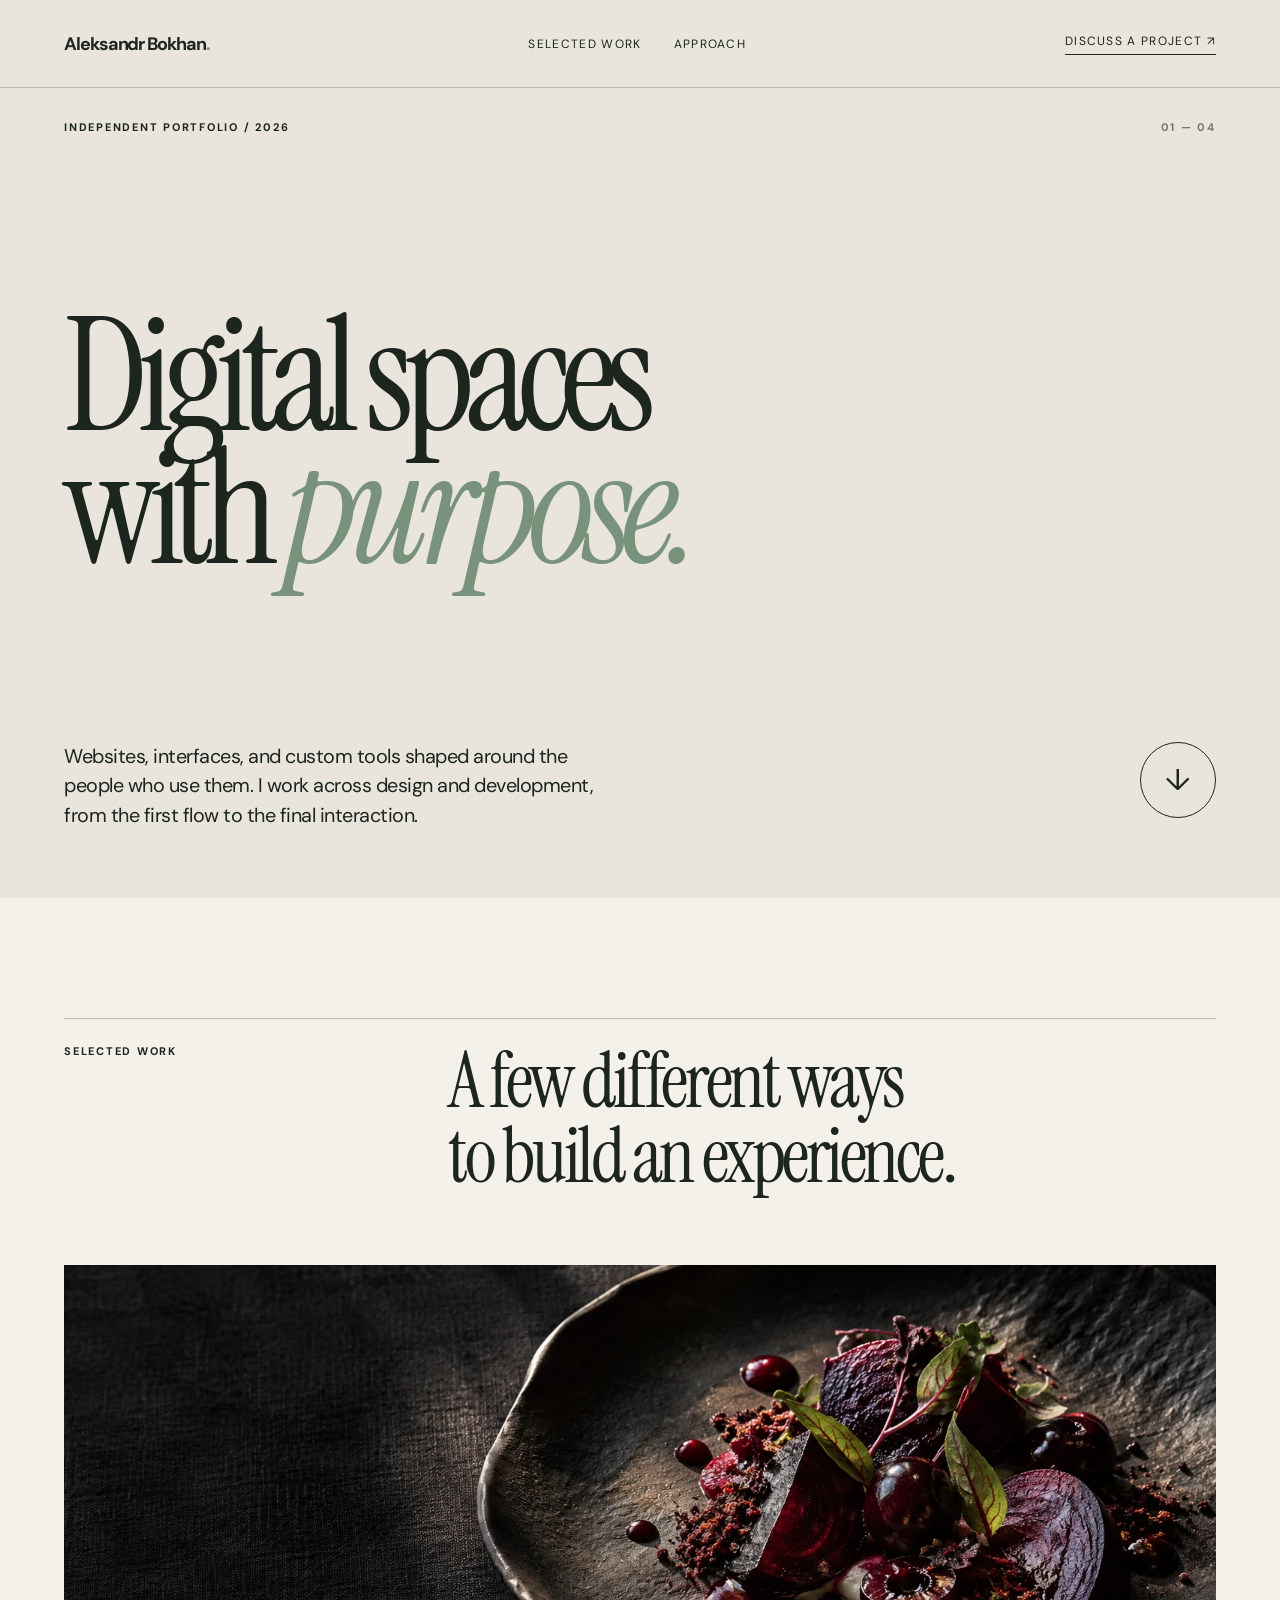
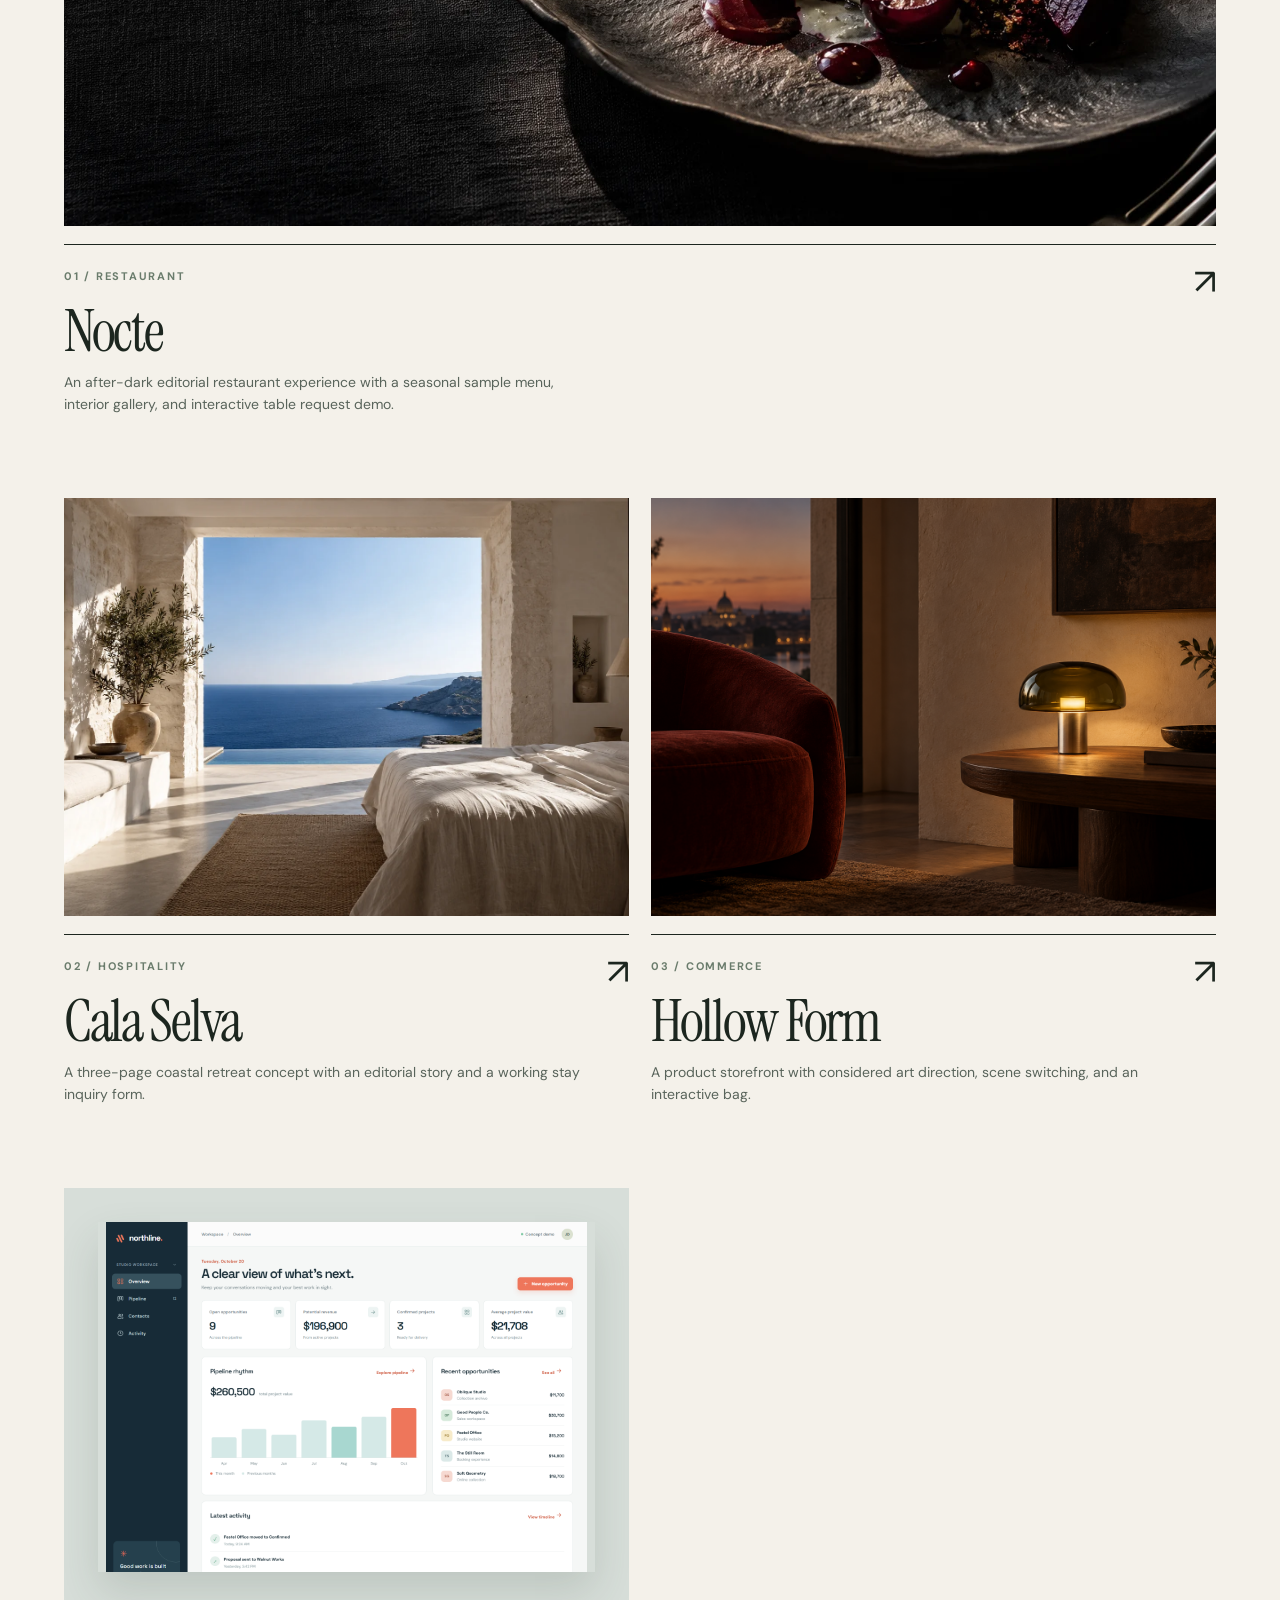
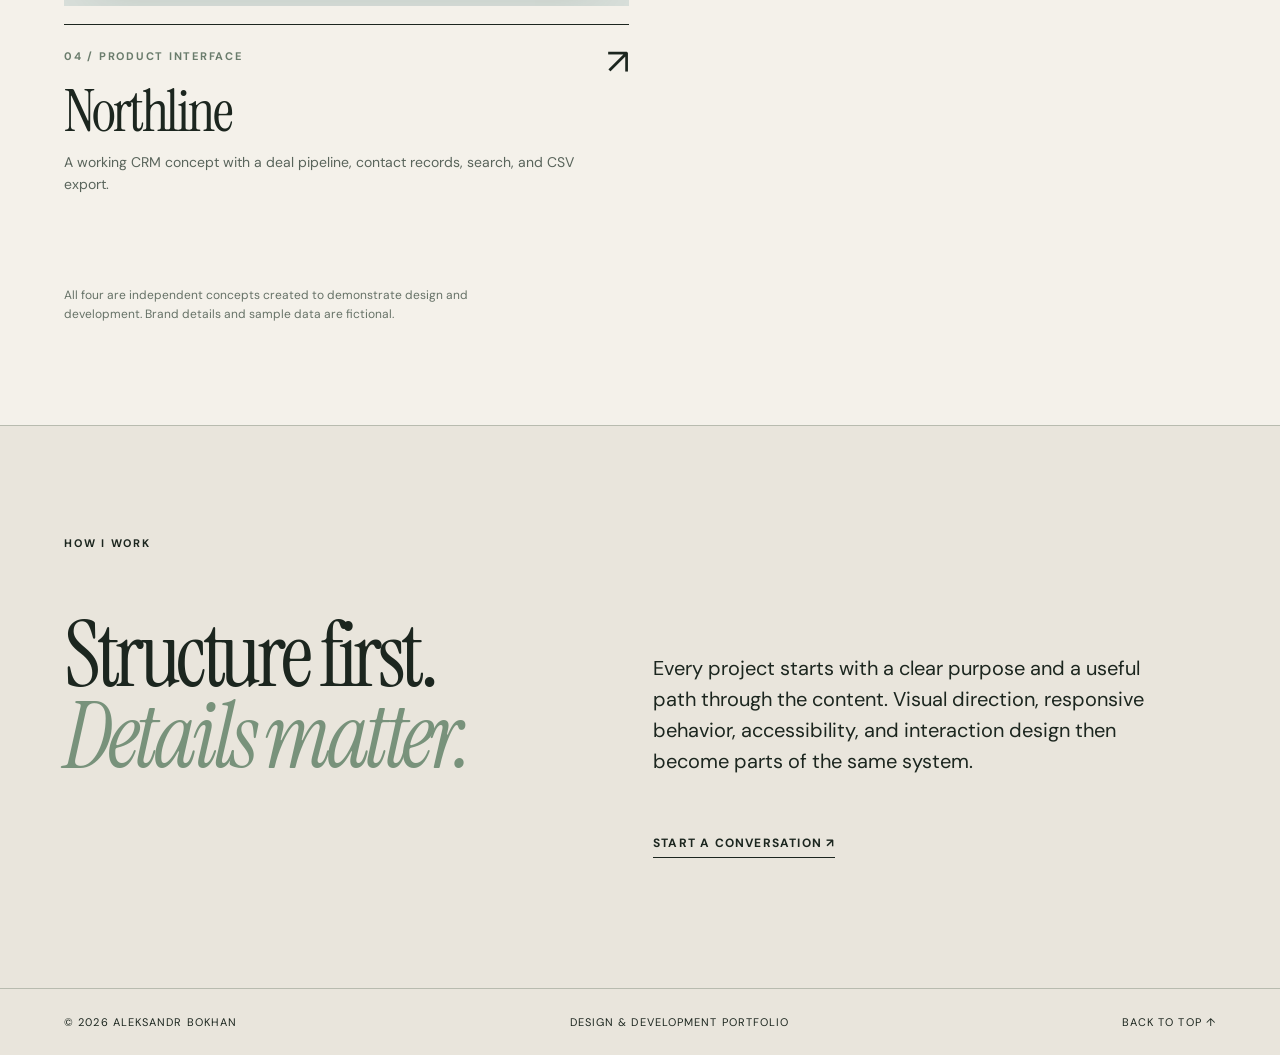
<file: index.html>
<!doctype html>
<html lang="en">
<head>
  <meta charset="utf-8">
  <meta name="viewport" content="width=device-width, initial-scale=1">
  <meta name="description" content="Selected website and product interface concepts by Aleksandr Bokhan.">
  <meta name="theme-color" content="#e9e5dc">
  <title>Aleksandr Bokhan — Selected work</title>
  <link rel="preconnect" href="https://fonts.googleapis.com">
  <link rel="preconnect" href="https://fonts.gstatic.com" crossorigin>
  <link href="https://fonts.googleapis.com/css2?family=DM+Sans:wght@400;500;600;700&family=Instrument+Serif:ital@0;1&display=swap" rel="stylesheet">
  <link rel="stylesheet" href="portfolio.css">
</head>
<body>
  <a class="skip" href="#work">Skip to projects</a>
  <header class="site-header">
    <a class="identity" href="#top">Aleksandr Bokhan<span class="identity-dot">.</span></a>
    <nav aria-label="Main navigation"><a href="#work">Selected work</a><a href="#approach">Approach</a></nav>
    <a class="header-link" href="https://www.upwork.com/freelancers/~012fc473c33d1f9f7d" target="_blank" rel="noopener noreferrer">Discuss a project <span aria-hidden="true">↗</span></a>
  </header>

  <main id="top">
    <section class="intro" aria-labelledby="intro-title">
      <div class="intro-top"><span class="eyebrow">Independent portfolio / 2026</span><span class="index-mark">01 — 04</span></div>
      <h1 id="intro-title">Digital spaces<br>with <em>purpose.</em></h1>
      <div class="intro-bottom"><p>Websites, interfaces, and custom tools shaped around the people who use them. I work across design and development, from the first flow to the final interaction.</p><a class="round-arrow" href="#work" aria-label="View selected work">↓</a></div>
    </section>

    <section class="work" id="work" aria-labelledby="work-title">
      <div class="section-heading"><span class="eyebrow">Selected work</span><h2 id="work-title">A few different ways<br>to build an experience.</h2></div>
      <div class="project-grid">
        <article class="project project-featured">
          <a class="project-visual visual-restaurant" href="restaurant/" aria-label="Open Nocte restaurant website concept"><img src="restaurant/assets/nocte-editorial.webp" alt="Sculptural seasonal plate from the redesigned Nocte restaurant concept" loading="lazy"><span class="view-label">Explore site ↗</span></a>
          <div class="project-meta"><div><span class="project-number">01 / Restaurant</span><h3>Nocte</h3><p>An after-dark editorial restaurant experience with a seasonal sample menu, interior gallery, and interactive table request demo.</p></div><a href="restaurant/" aria-label="Open Nocte restaurant website concept">↗</a></div>
        </article>
        <article class="project">
          <a class="project-visual visual-hospitality" href="atelier/" aria-label="Open Cala Selva hotel website concept"><img src="atelier/assets/hero-suite.webp" alt="Warm, sunlit interior from the Cala Selva hotel website concept" loading="lazy"><span class="view-label">Explore site ↗</span></a>
          <div class="project-meta"><div><span class="project-number">02 / Hospitality</span><h3>Cala Selva</h3><p>A three-page coastal retreat concept with an editorial story and a working stay inquiry form.</p></div><a href="atelier/" aria-label="Open Cala Selva hotel website concept">↗</a></div>
        </article>
        <article class="project">
          <a class="project-visual visual-commerce" href="commerce/" aria-label="Open Hollow Form storefront"><img src="commerce/assets/morrow-evening.png" alt="Sculptural lamp in a warmly lit living room" loading="lazy"><span class="view-label">Explore site ↗</span></a>
          <div class="project-meta"><div><span class="project-number">03 / Commerce</span><h3>Hollow Form</h3><p>A product storefront with considered art direction, scene switching, and an interactive bag.</p></div><a href="commerce/" aria-label="Open Hollow Form storefront">↗</a></div>
        </article>
        <article class="project">
          <a class="project-visual visual-crm" href="crm/" aria-label="Open Northline CRM concept"><img src="crm/screenshots/overview.png" alt="Northline CRM overview with pipeline summary and recent opportunities" loading="lazy"><span class="view-label">Explore app ↗</span></a>
          <div class="project-meta"><div><span class="project-number">04 / Product interface</span><h3>Northline</h3><p>A working CRM concept with a deal pipeline, contact records, search, and CSV export.</p></div><a href="crm/" aria-label="Open Northline CRM concept">↗</a></div>
        </article>
      </div>
      <p class="concept-note">All four are independent concepts created to demonstrate design and development. Brand details and sample data are fictional.</p>
    </section>

    <section class="approach" id="approach" aria-labelledby="approach-title"><span class="eyebrow">How I work</span><h2 id="approach-title">Structure first.<br><em>Details matter.</em></h2><p>Every project starts with a clear purpose and a useful path through the content. Visual direction, responsive behavior, accessibility, and interaction design then become parts of the same system.</p><a href="https://www.upwork.com/freelancers/~012fc473c33d1f9f7d" target="_blank" rel="noopener noreferrer">Start a conversation <span aria-hidden="true">↗</span></a></section>
  </main>
  <footer><span>© 2026 Aleksandr Bokhan</span><span>Design & development portfolio</span><a href="#top">Back to top ↑</a></footer>
</body>
</html>
</file>
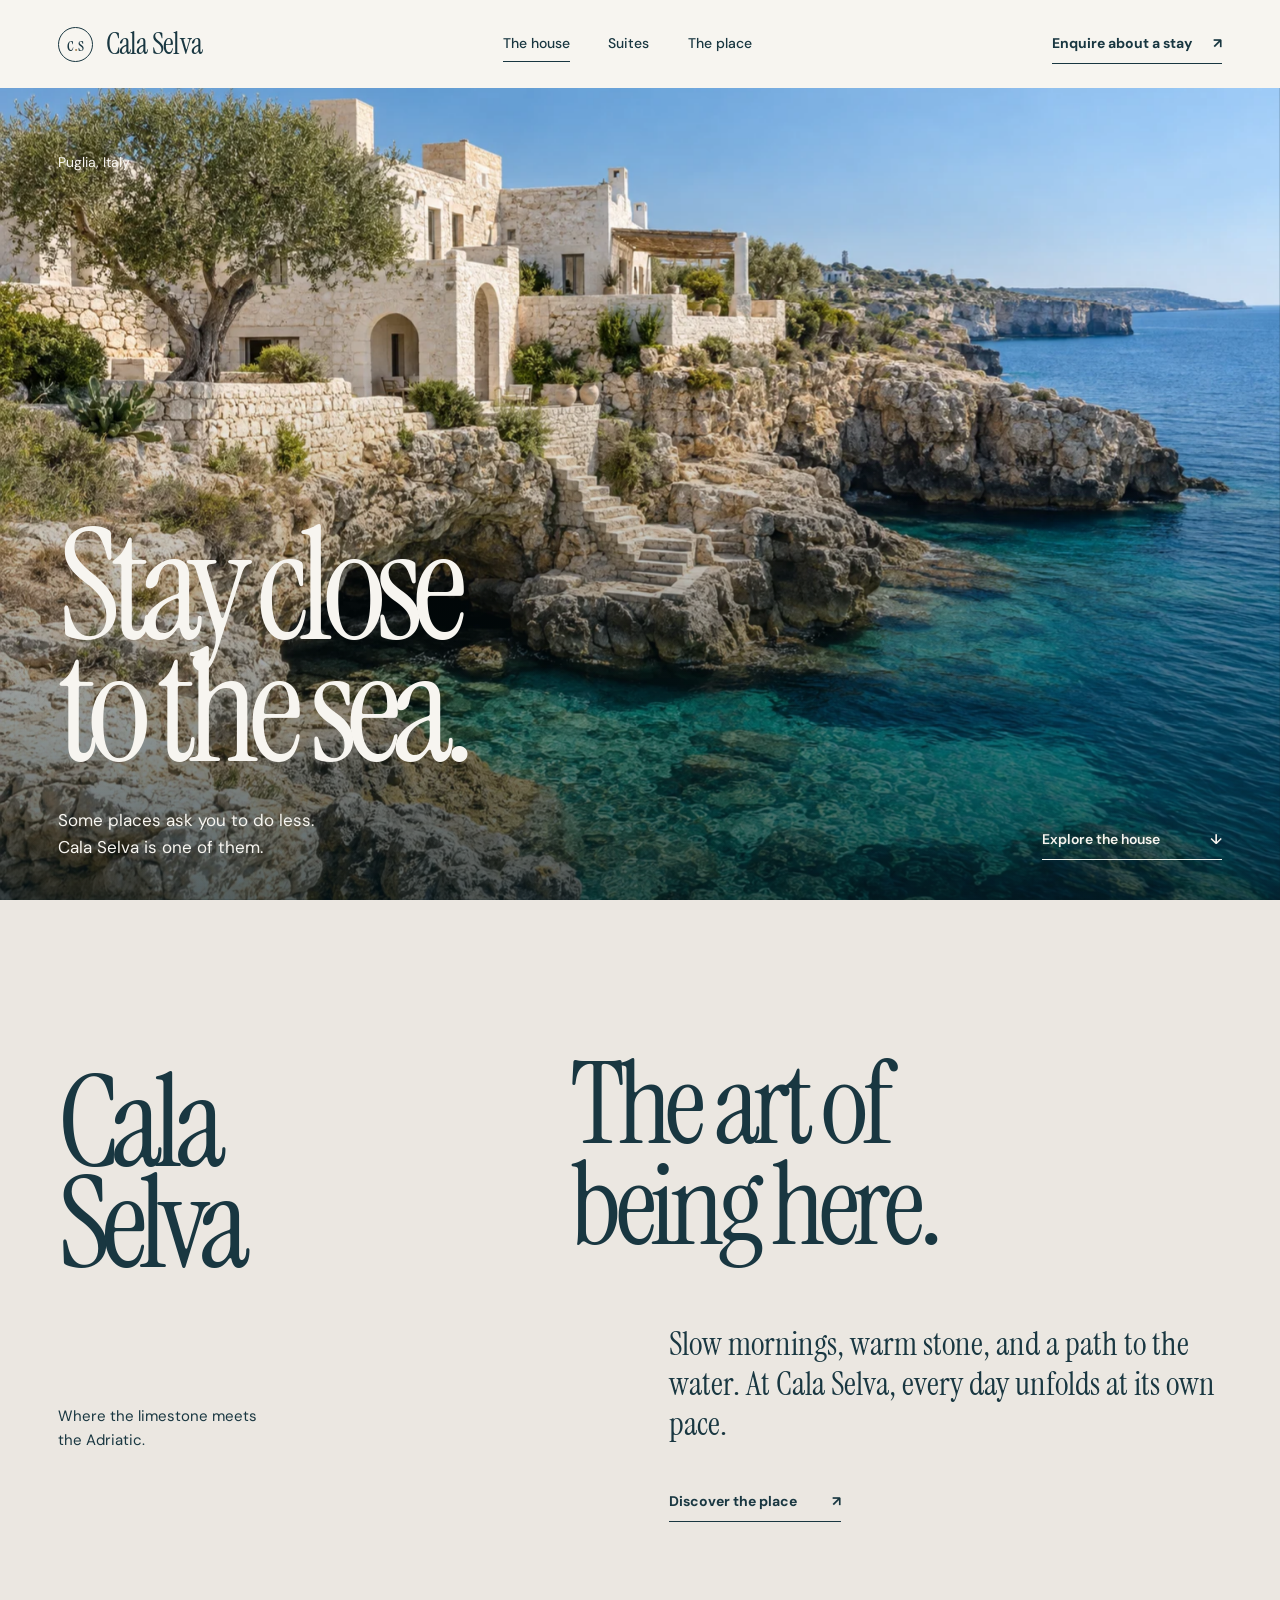
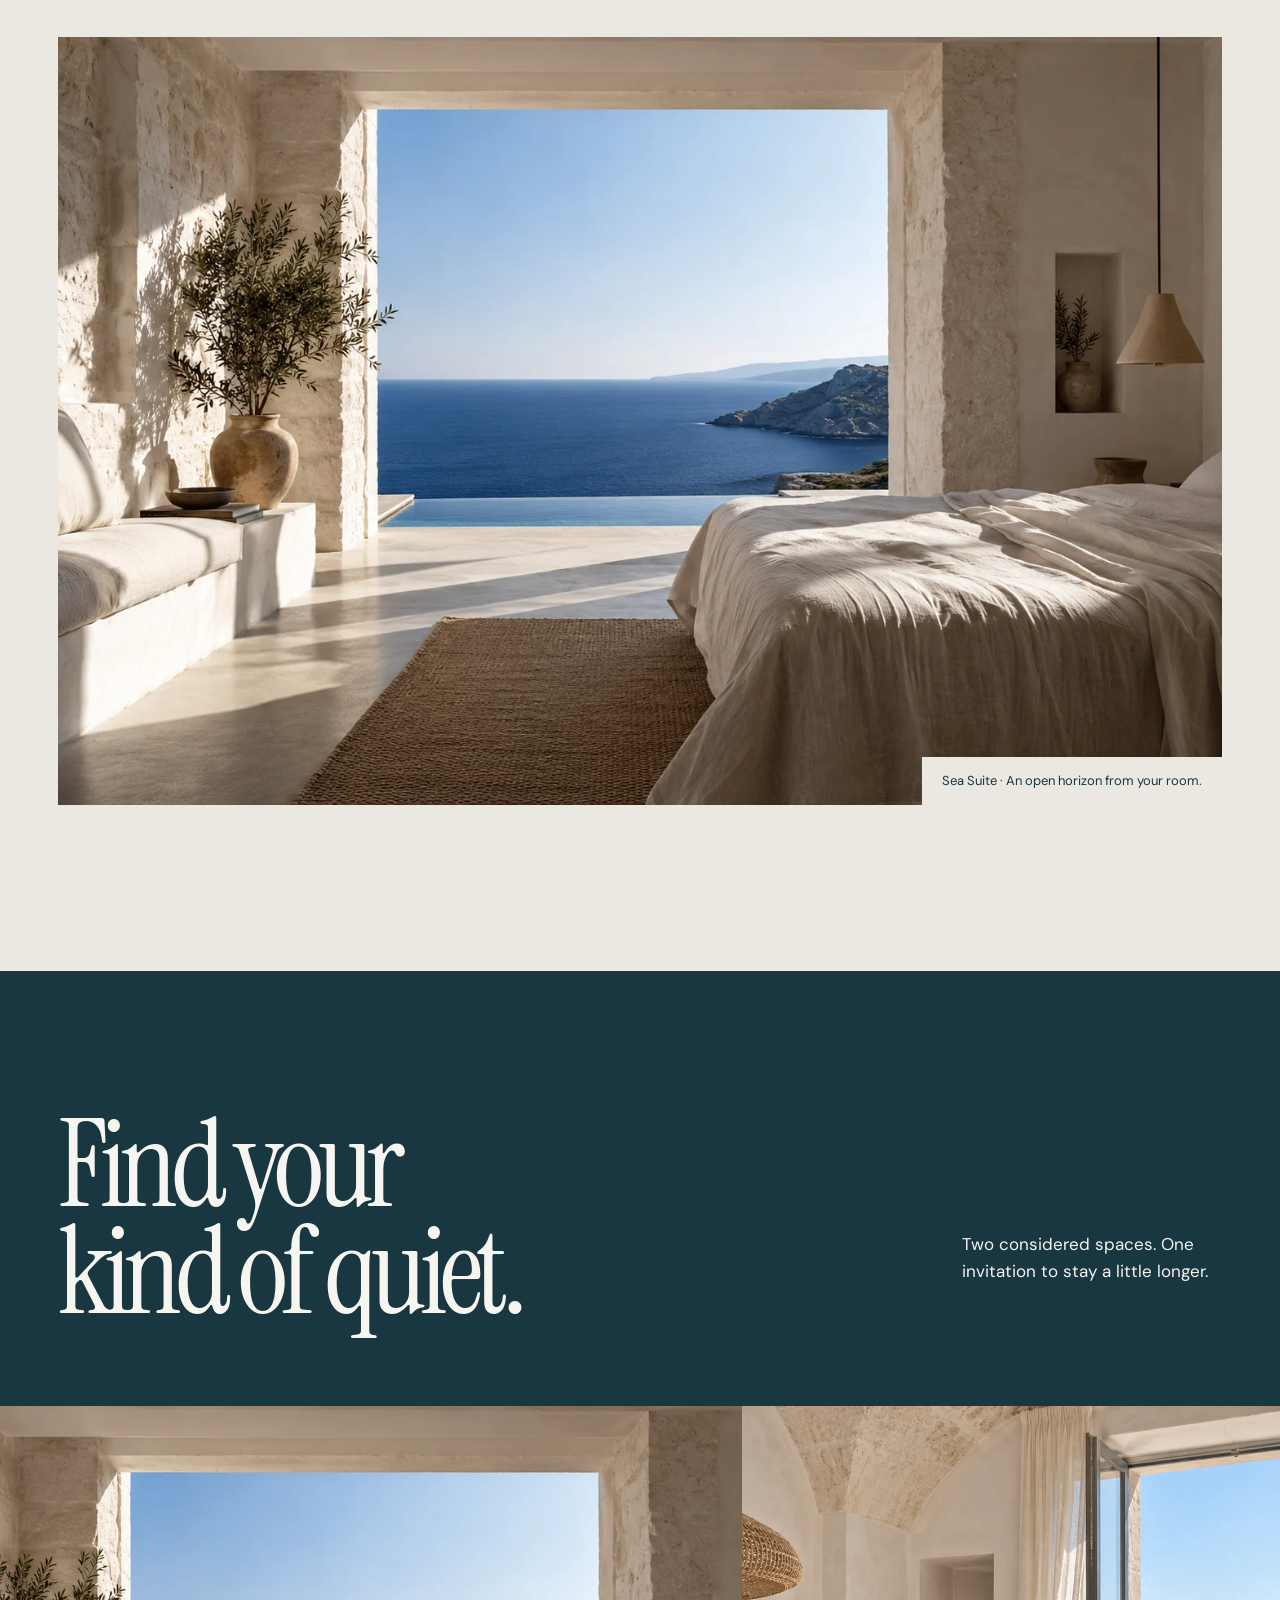
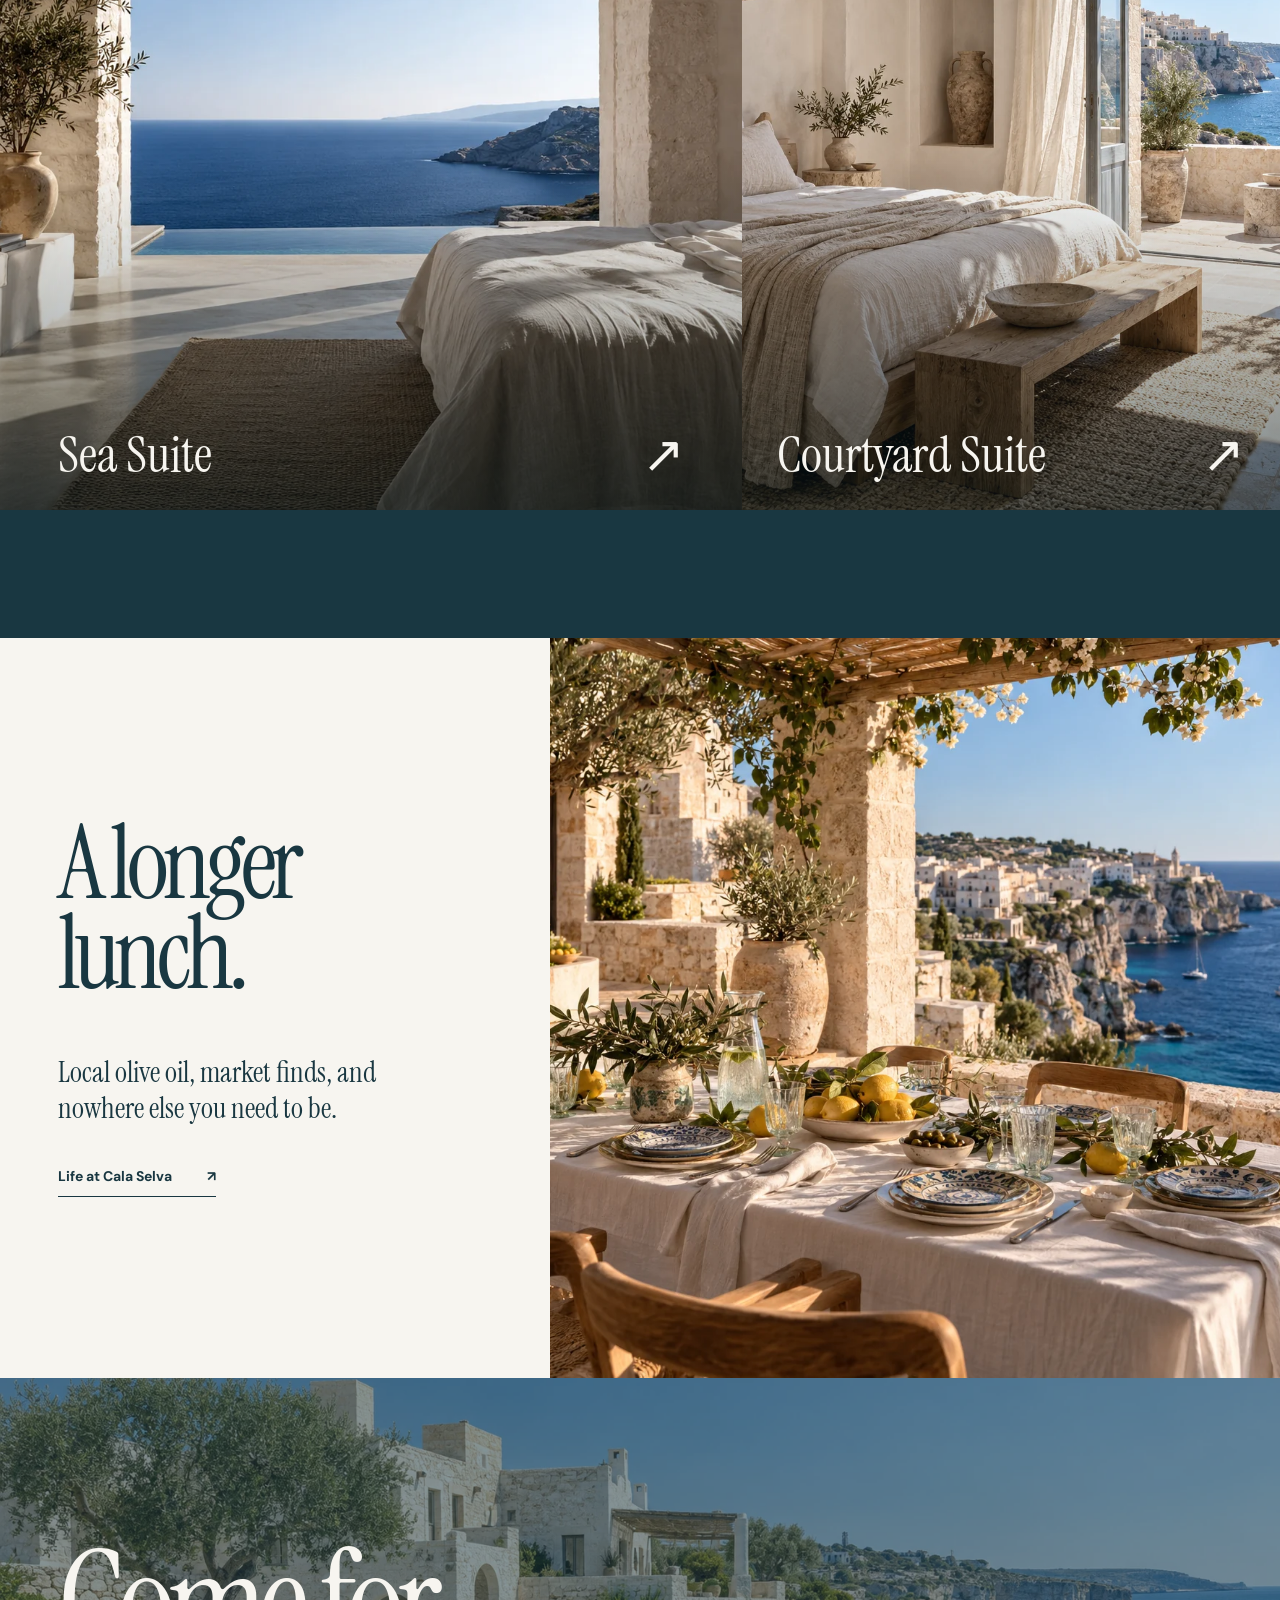
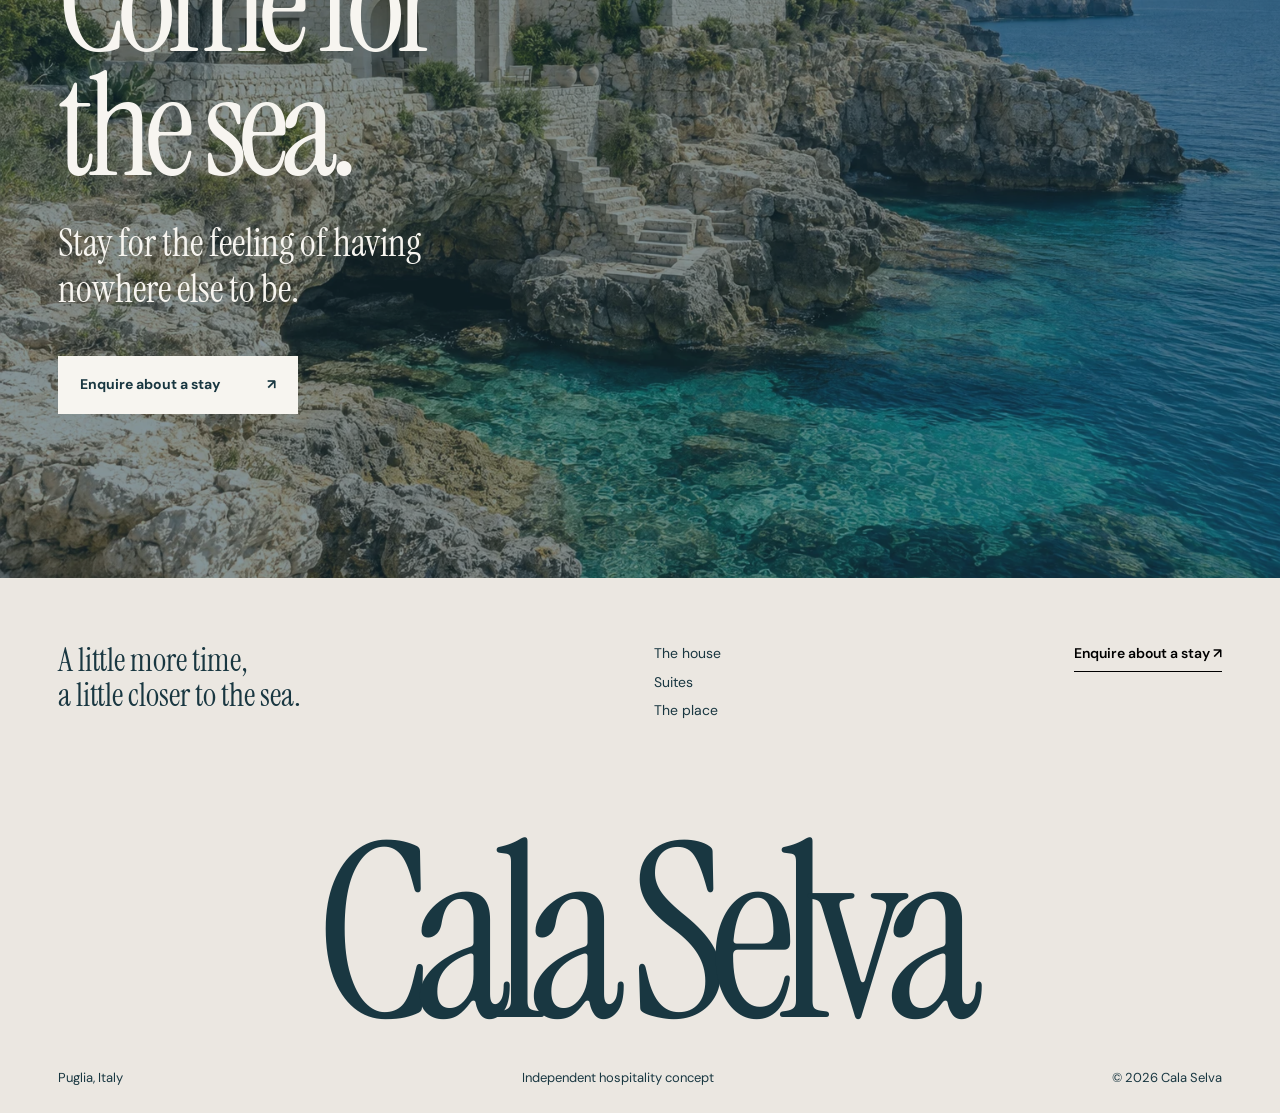
<file: atelier/index.html>
<!doctype html>
<html lang="en">
<head>
  <meta charset="utf-8">
  <meta name="viewport" content="width=device-width, initial-scale=1">
  <meta name="theme-color" content="#193741">
  <link rel="icon" href="assets/favicon.svg" type="image/svg+xml">
  <meta name="description" content="Cala Selva is an independent boutique coastal retreat concept shaped by limestone, sea air, and slow days in Puglia.">
  <title>Cala Selva — A place for the unhurried</title>
  <link rel="preconnect" href="https://fonts.googleapis.com">
  <link rel="preconnect" href="https://fonts.gstatic.com" crossorigin>
  <link href="https://fonts.googleapis.com/css2?family=DM+Sans:wght@400;500;600;700&family=Instrument+Serif:ital@0;1&display=swap" rel="stylesheet">
  <link rel="preload" href="assets/coast.webp" as="image">
  <link rel="stylesheet" href="styles.css">
  <script src="script.js" defer></script>
</head>
<body class="page-home">
  <a class="skip-link" href="#main">Skip to content</a>
  <header class="site-header" id="top">
    <a class="brand" href="index.html" aria-label="Cala Selva, home"><span class="brand-mark" aria-hidden="true">c<span>.</span>s</span><span class="brand-name">Cala Selva</span></a>
    <nav class="desktop-nav" aria-label="Main navigation"><a href="index.html" aria-current="page">The house</a><a href="suites.html">Suites</a><a href="experience.html">The place</a></nav>
    <button class="header-book text-button" type="button" data-open-booking>Enquire about a stay <span aria-hidden="true">↗</span></button>
    <button class="menu-toggle" type="button" aria-label="Open menu" aria-expanded="false" aria-controls="mobile-nav"><span></span><span></span></button>
  </header>
  <nav class="mobile-nav" id="mobile-nav" aria-label="Mobile navigation" hidden><a href="index.html" aria-current="page">The house</a><a href="suites.html">Suites</a><a href="experience.html">The place</a><button type="button" data-open-booking>Enquire about a stay ↗</button></nav>
  <main id="main">
    <section class="home-hero" aria-labelledby="hero-title">
      <div class="home-hero-media"><img src="assets/coast.webp" alt="Limestone house above a clear Adriatic cove" width="1536" height="1024" fetchpriority="high"></div>
      <div class="home-hero-content"><p class="hero-place">Puglia, Italy</p><h1 id="hero-title">Stay close<br>to the sea.</h1><div class="hero-bottom"><p>Some places ask you to do less.<br>Cala Selva is one of them.</p><a href="#story" class="hero-scroll">Explore the house <span aria-hidden="true">↓</span></a></div></div>
    </section>
    <section class="home-story section-wrap" id="story" aria-labelledby="story-title">
      <div class="story-side reveal"><span class="editorial-mark" aria-hidden="true">Cala<br>Selva</span><p>Where the limestone meets the Adriatic.</p></div>
      <div class="story-main"><h2 id="story-title" class="reveal">The art of<br>being here.</h2><p class="story-lead reveal">Slow mornings, warm stone, and a path to the water. At Cala Selva, every day unfolds at its own pace.</p><a href="experience.html" class="arrow-link reveal">Discover the place <span aria-hidden="true">↗</span></a></div>
      <figure class="story-image image-reveal"><img src="assets/hero-suite.webp" alt="A limestone suite opening towards the sea" width="1672" height="941" loading="lazy"><figcaption>Sea Suite · An open horizon from your room.</figcaption></figure>
    </section>
    <section class="home-suites" aria-labelledby="suites-title">
      <div class="section-wrap suites-intro"><h2 id="suites-title" class="reveal">Find your<br>kind of quiet.</h2><div class="reveal"><p>Two considered spaces. One invitation to stay a little longer.</p></div></div>
      <div class="suite-diptych"><a href="suites.html#sea-suite" class="suite-tile image-reveal"><img src="assets/hero-suite.webp" alt="Sea Suite with a view of the Adriatic" width="1672" height="941" loading="lazy"><span>Sea Suite <span aria-hidden="true">↗</span></span></a><a href="suites.html#courtyard-suite" class="suite-tile image-reveal"><img src="assets/courtyard-suite.webp" alt="Courtyard Suite with natural linen and limestone details" width="1536" height="1024" loading="lazy"><span>Courtyard Suite <span aria-hidden="true">↗</span></span></a></div>
    </section>
    <section class="home-table" aria-labelledby="table-title"><div class="table-copy section-wrap"><h2 id="table-title" class="reveal">A longer<br>lunch.</h2><p class="reveal">Local olive oil, market finds, and nowhere else you need to be.</p><a href="experience.html#table" class="arrow-link reveal">Life at Cala Selva <span aria-hidden="true">↗</span></a></div><div class="table-photo image-reveal"><img src="assets/dining.webp" alt="Lunch on a linen-covered terrace by the coast" width="1536" height="1024" loading="lazy"></div></section>
    <section class="home-invitation" aria-labelledby="invitation-title"><div class="invitation-image image-reveal"><img src="assets/coast.webp" alt="Clear water and limestone steps on the Adriatic coast" width="1536" height="1024" loading="lazy"></div><div class="invitation-content section-wrap"><h2 id="invitation-title" class="reveal">Come for<br>the sea.</h2><p class="reveal">Stay for the feeling of having nowhere else to be.</p><button class="solid-button reveal" type="button" data-open-booking>Enquire about a stay <span aria-hidden="true">↗</span></button></div></section>
  </main>
  <footer class="site-footer"><div class="footer-top"><p>A little more time,<br>a little closer to the sea.</p><div class="footer-links"><a href="index.html">The house</a><a href="suites.html">Suites</a><a href="experience.html">The place</a></div><button type="button" class="footer-enquire" data-open-booking>Enquire about a stay ↗</button></div><div class="footer-wordmark">Cala Selva</div><div class="footer-bottom"><span>Puglia, Italy</span><span>Independent hospitality concept</span><span>© <span id="year"></span> Cala Selva</span></div></footer>
  <div class="booking-backdrop" hidden></div>
  <aside class="booking-panel" role="dialog" aria-modal="true" aria-labelledby="booking-title" hidden>
    <div class="booking-header"><span>Cala Selva</span><button class="booking-close" type="button" aria-label="Close stay inquiry">×</button></div>
    <div class="booking-content"><h2 id="booking-title">Make room<br>for the sea.</h2><p>Tell us when you would like to come. This is a portfolio concept; your inquiry goes to its designer.</p>
      <form id="stay-form" action="https://formsubmit.co/ajax/d8320a4df9abf44157cd47da0234bcfb" method="POST" novalidate>
        <input type="hidden" name="_subject" value="Cala Selva concept — new stay inquiry">
        <input type="text" name="_honey" class="honeypot" tabindex="-1" autocomplete="off" aria-hidden="true">
        <div class="form-row"><div><label for="arrival">Arrival</label><input id="arrival" name="arrival" type="date" required></div><div><label for="departure">Departure</label><input id="departure" name="departure" type="date" required></div></div>
        <div class="form-row"><div><label for="suite">Suite</label><select id="suite" name="suite"><option>Sea Suite</option><option>Courtyard Suite</option><option>Not sure yet</option></select></div><div><label for="guests">Guests</label><select id="guests" name="guests"><option value="1">1 guest</option><option value="2" selected>2 guests</option></select></div></div>
        <label for="guest-name">Your name</label><input id="guest-name" name="name" type="text" autocomplete="name" required>
        <label for="guest-email">Email address</label><input id="guest-email" name="email" type="email" autocomplete="email" required>
        <label for="guest-notes">Anything else? <span>(optional)</span></label><textarea id="guest-notes" name="message" rows="3" placeholder="Tell us what you have in mind"></textarea>
        <p class="form-error" id="form-error" role="alert" hidden></p><button class="form-submit" type="submit">Send inquiry <span aria-hidden="true">↗</span></button>
      </form>
      <div class="booking-summary" id="booking-summary" hidden aria-live="polite"><h3>Thank you for your inquiry.</h3><p id="summary-details"></p><button type="button" class="line-link" id="edit-stay">Send another inquiry ↗</button></div>
    </div>
  </aside>
</body>
</html>
</file>
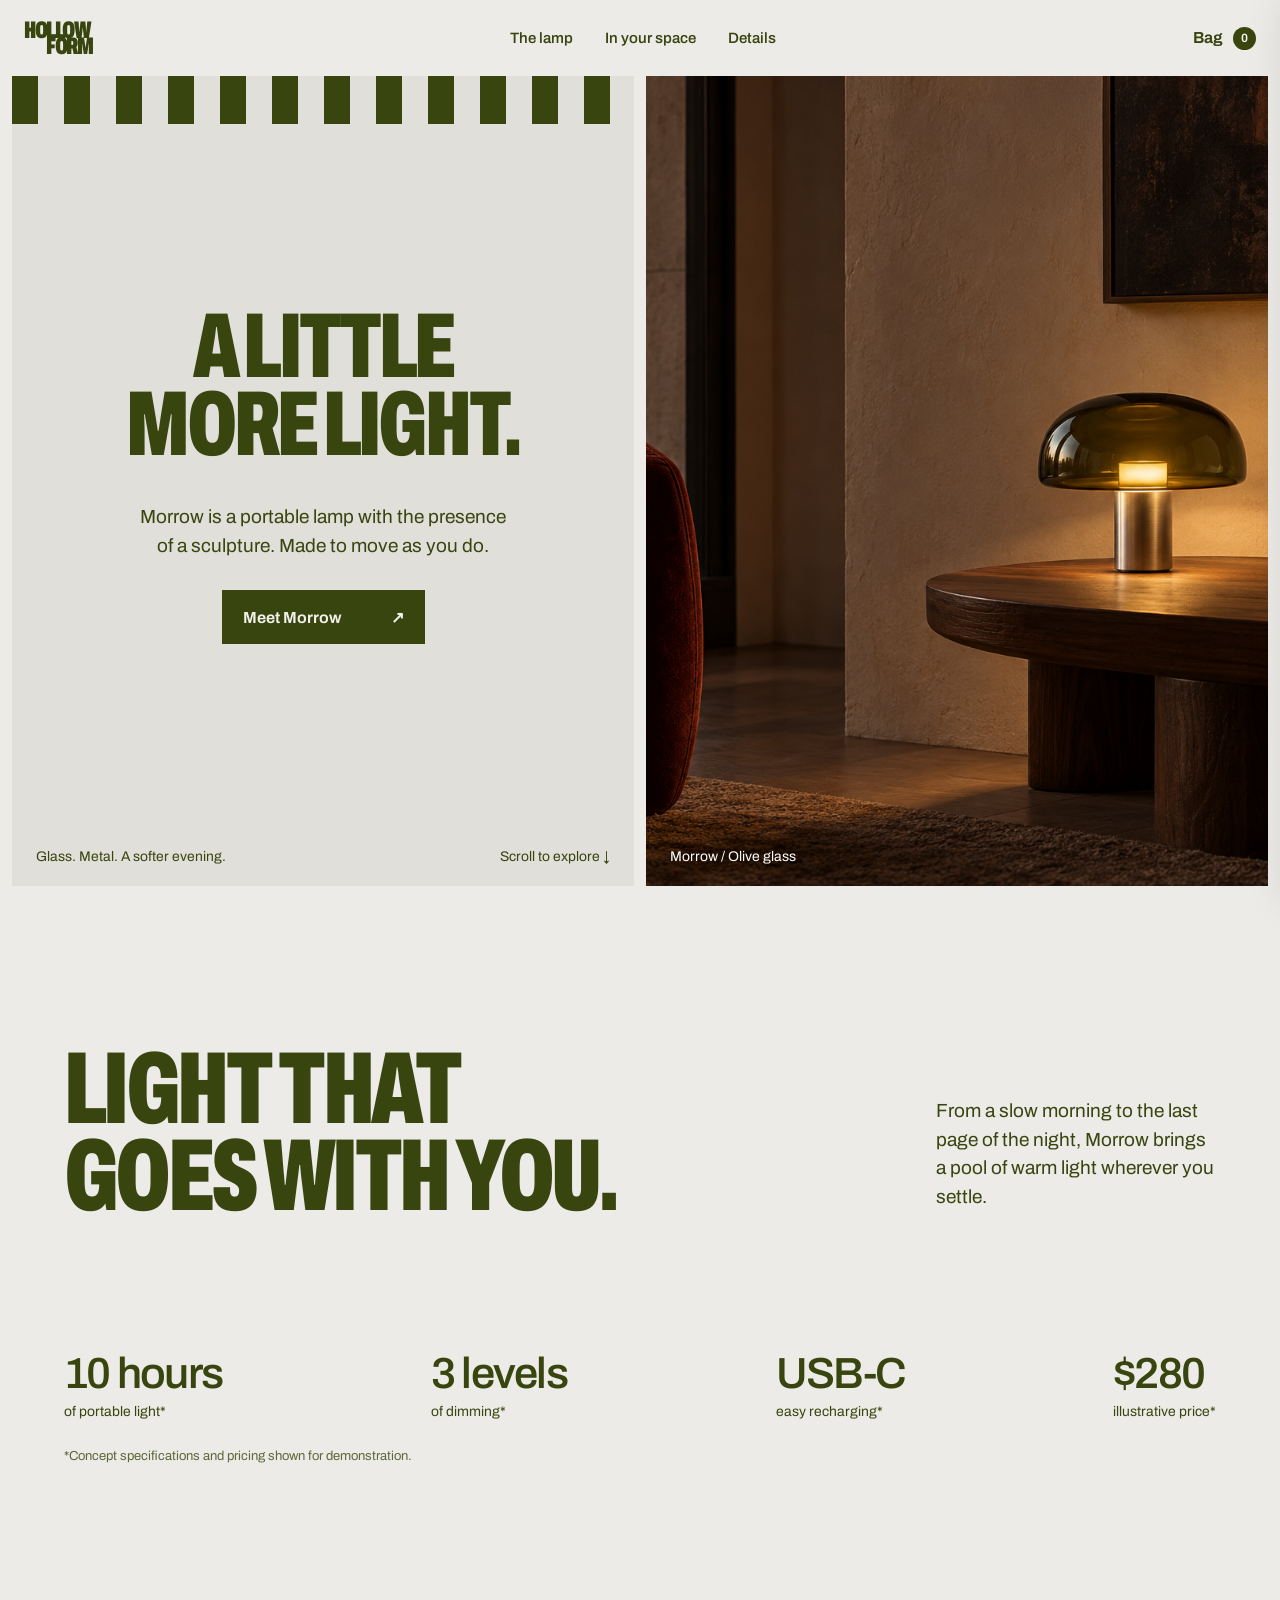
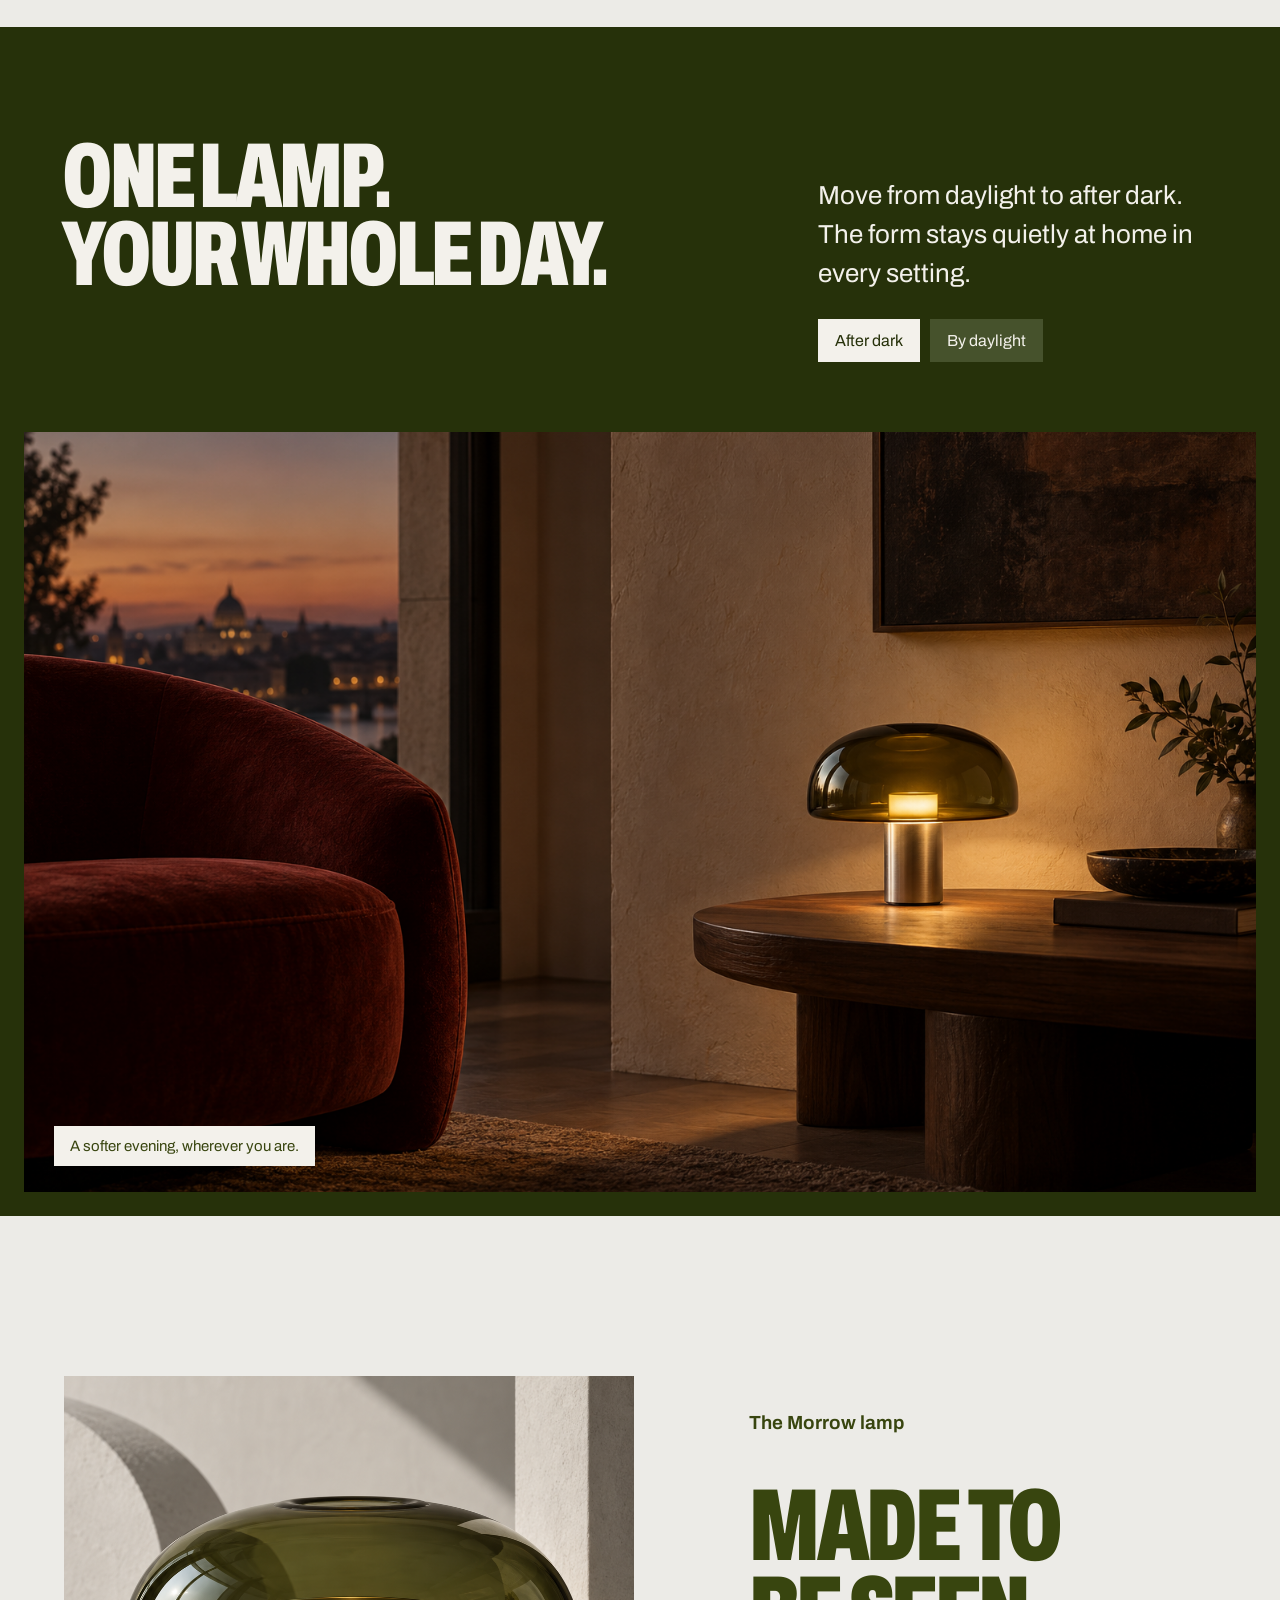
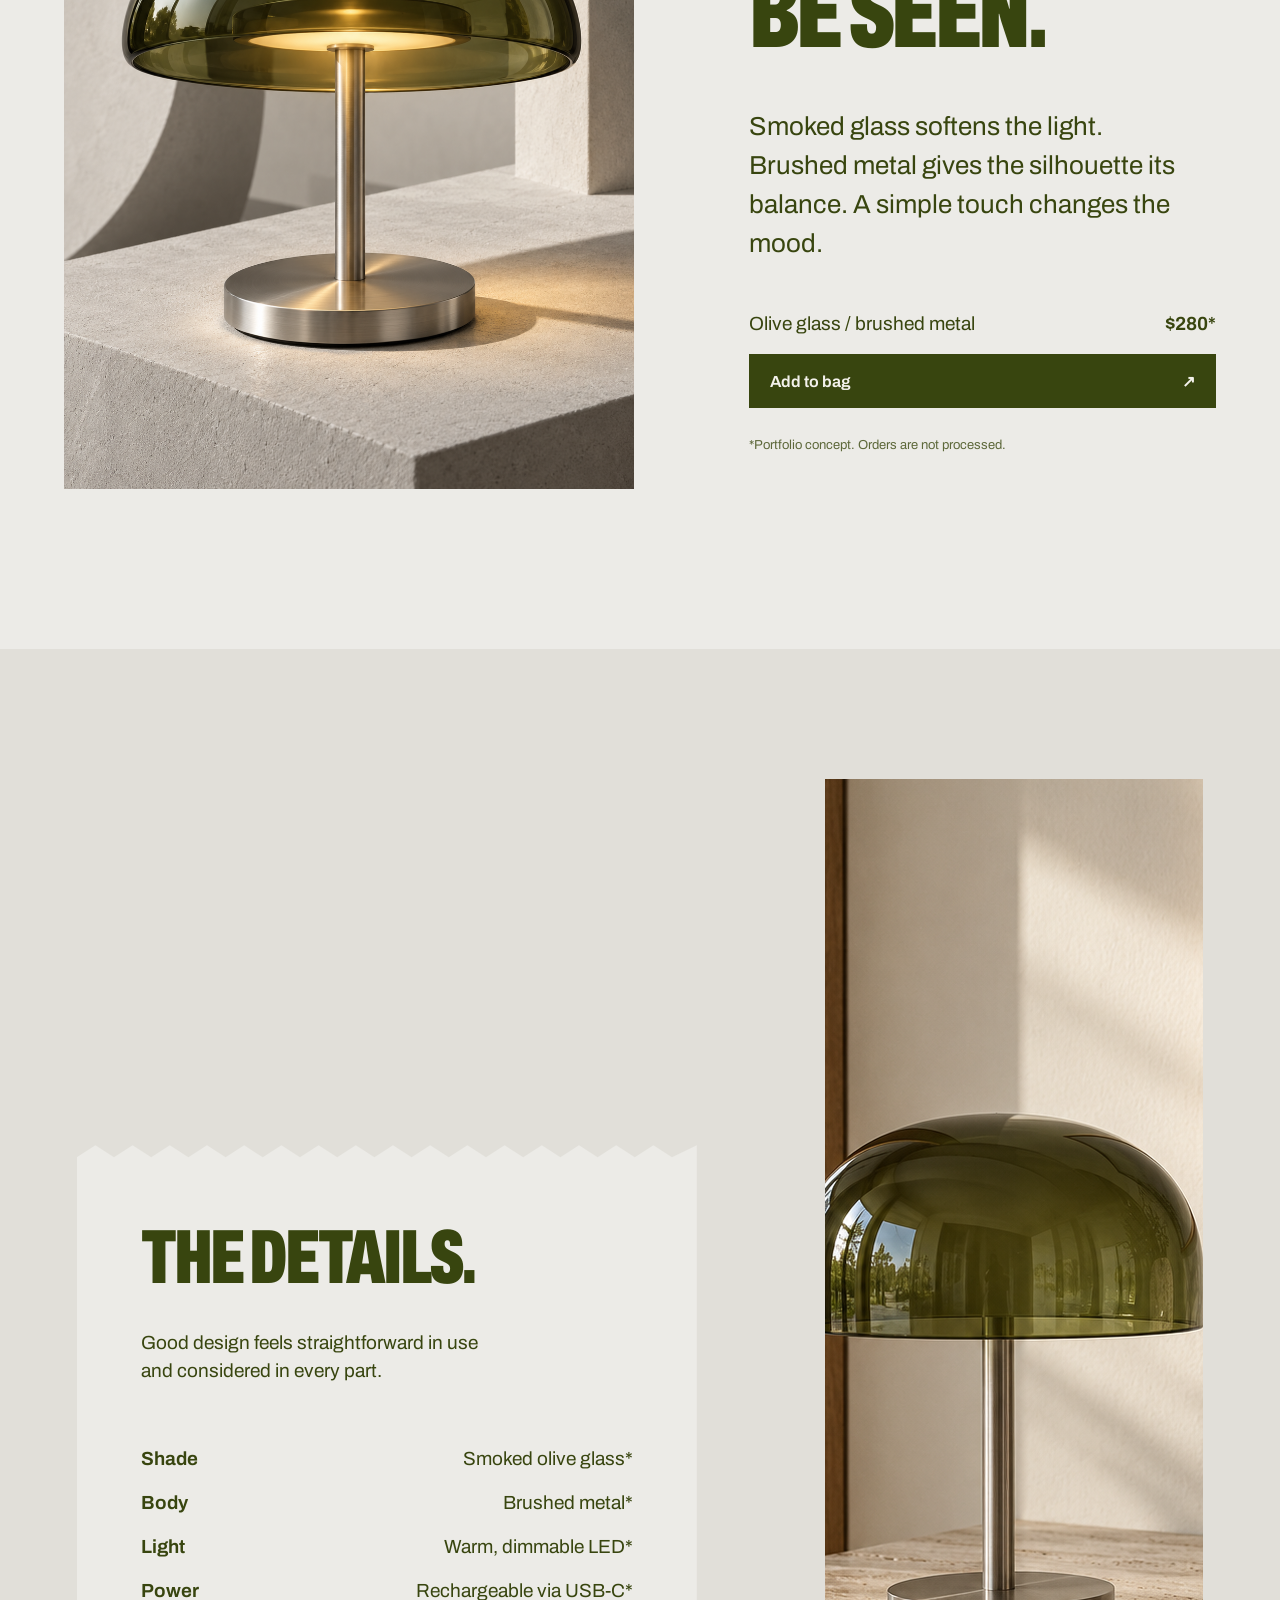
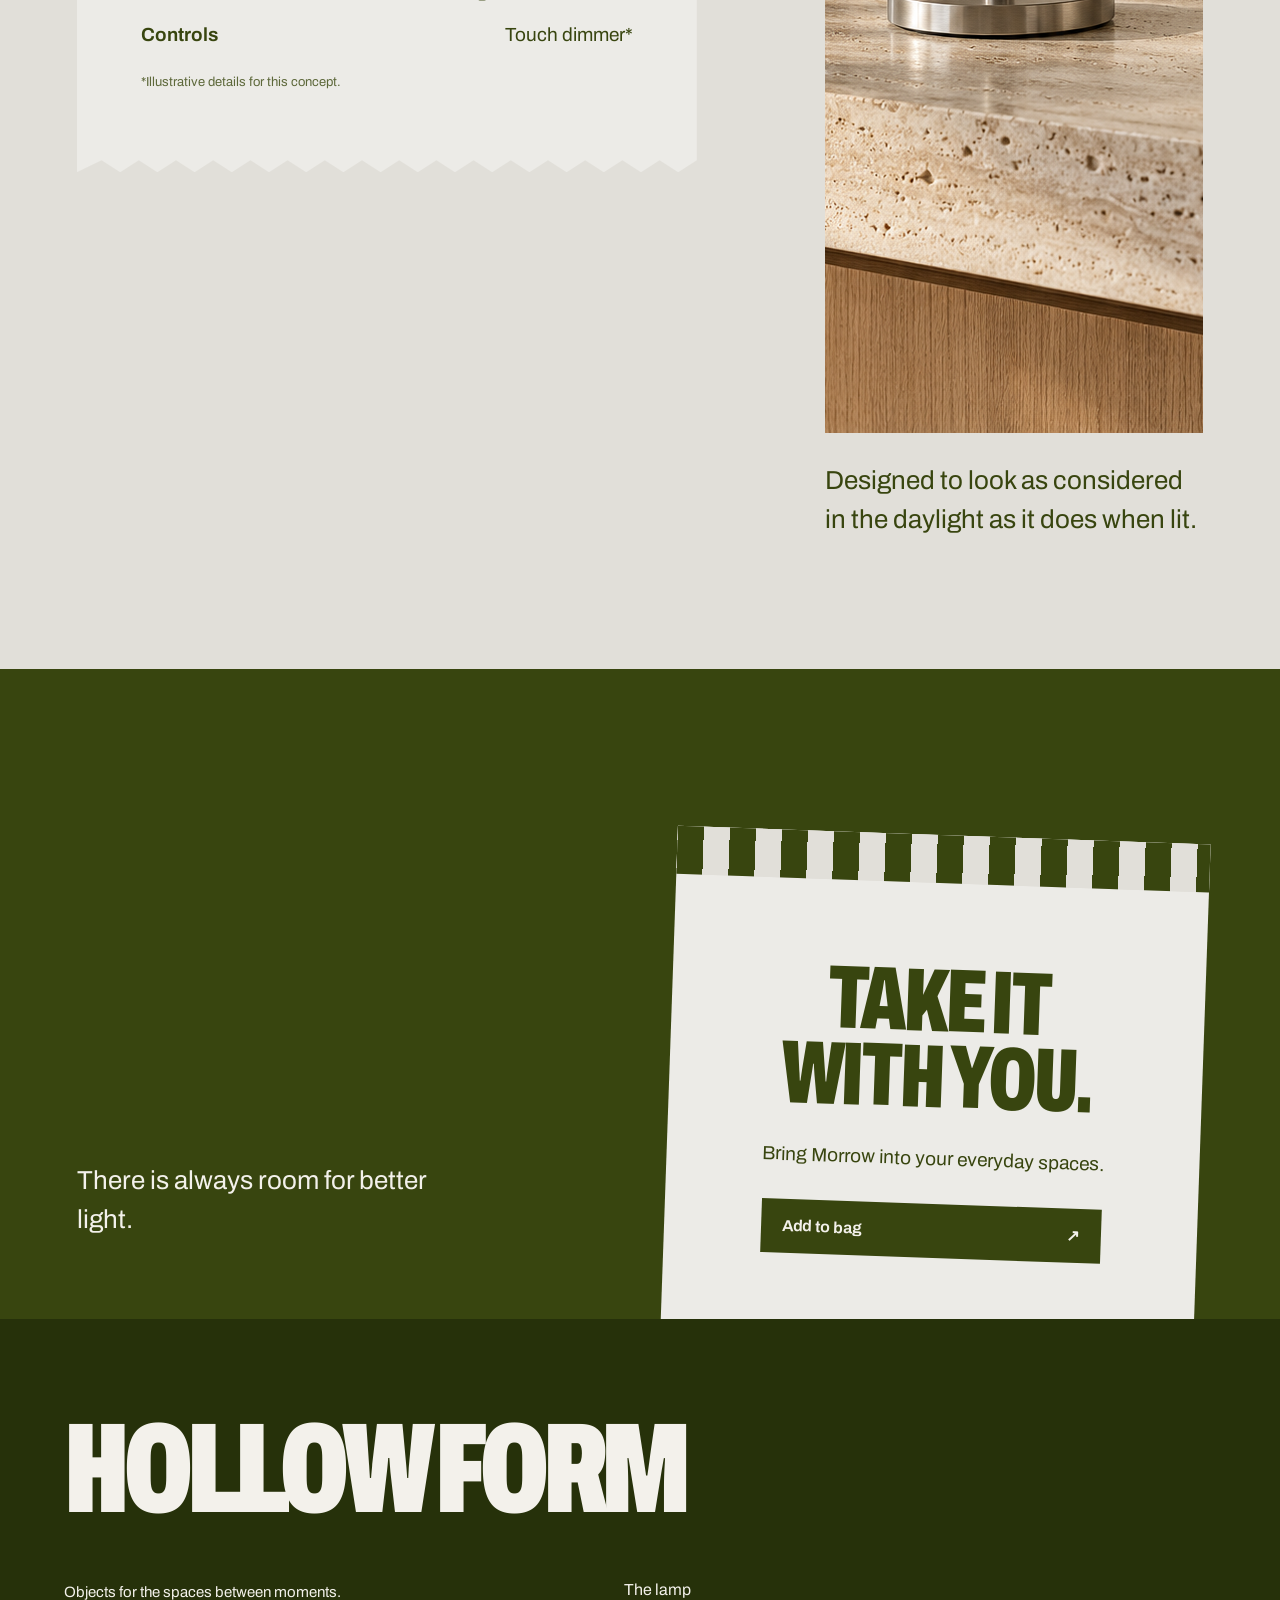
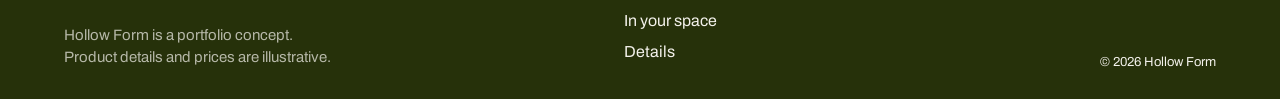
<file: commerce/index.html>
<!doctype html>
<html lang="en">
<head>
  <meta charset="utf-8">
  <meta name="viewport" content="width=device-width, initial-scale=1">
  <meta name="theme-color" content="#ecebe7">
  <meta name="description" content="Hollow Form — portable light for the spaces you make your own. Discover the Morrow lamp.">
  <title>Hollow Form — Morrow portable lamp</title>
  <link rel="preconnect" href="https://fonts.googleapis.com">
  <link rel="preconnect" href="https://fonts.gstatic.com" crossorigin>
  <link href="https://fonts.googleapis.com/css2?family=Archivo:wdth,wght@62..125,100..900&display=swap" rel="stylesheet">
  <link rel="stylesheet" href="styles.css">
  <script src="script.js" defer></script>
</head>
<body>
  <a class="skip-link" href="#main">Skip to content</a>

  <header class="site-header">
    <a class="wordmark" href="#top" aria-label="Hollow Form home">HOLLOW<span>FORM</span></a>
    <nav class="desktop-nav" aria-label="Main navigation">
      <a href="#morrow">The lamp</a>
      <a href="#spaces">In your space</a>
      <a href="#details">Details</a>
    </nav>
    <button class="bag-button" type="button" data-open-bag aria-label="Open bag, 0 items">Bag <span class="bag-count">0</span></button>
  </header>

  <main id="main">
    <section class="hero" id="top" aria-labelledby="hero-title">
      <div class="hero-card">
        <div class="stripe" aria-hidden="true"></div>
        <div class="hero-card-inner">
          <h1 id="hero-title">A LITTLE<br>MORE LIGHT.</h1>
          <p class="hero-copy">Morrow is a portable lamp with the presence of a sculpture. Made to move as you do.</p>
          <a class="button button-dark" href="#morrow">Meet Morrow <span aria-hidden="true">↗</span></a>
        </div>
        <div class="hero-card-foot">
          <span>Glass. Metal. A softer evening.</span>
          <span>Scroll to explore ↓</span>
        </div>
      </div>
      <div class="hero-image" aria-label="Morrow lamp illuminating a living room at dusk">
        <img src="assets/morrow-evening.png" width="1536" height="1024" alt="Olive glass Morrow lamp glowing on a walnut table beside an upholstered chair" fetchpriority="high">
        <div class="hero-image-caption">Morrow / Olive glass</div>
      </div>
    </section>

    <section class="intro section-pad" id="morrow" aria-labelledby="intro-title">
      <div class="intro-heading">
        <h2 id="intro-title">LIGHT THAT<br>GOES WITH YOU.</h2>
        <p>From a slow morning to the last page of the night, Morrow brings a pool of warm light wherever you settle.</p>
      </div>
      <div class="facts" aria-label="Morrow at a glance">
        <div><strong>10 hours</strong><span>of portable light*</span></div>
        <div><strong>3 levels</strong><span>of dimming*</span></div>
        <div><strong>USB-C</strong><span>easy recharging*</span></div>
        <div><strong>$280</strong><span>illustrative price*</span></div>
      </div>
      <p class="sample-note">*Concept specifications and pricing shown for demonstration.</p>
    </section>

    <section class="showcase" id="spaces" aria-labelledby="spaces-title">
      <div class="showcase-copy">
        <h2 id="spaces-title">ONE LAMP.<br>YOUR WHOLE DAY.</h2>
        <p>Move from daylight to after dark. The form stays quietly at home in every setting.</p>
        <div class="scene-controls" role="group" aria-label="Choose a scene">
          <button type="button" class="scene-button is-active" data-scene="evening" aria-pressed="true">After dark</button>
          <button type="button" class="scene-button" data-scene="daylight" aria-pressed="false">By daylight</button>
        </div>
      </div>
      <div class="scene-frame">
        <img class="scene-image is-active" data-image="evening" src="assets/morrow-evening.png" width="1536" height="1024" alt="Morrow casting a warm glow across an evening living room" loading="lazy">
        <img class="scene-image" data-image="daylight" src="assets/morrow-daylight.png" width="1254" height="1254" alt="Morrow on a travertine shelf in a sunlit room" loading="lazy">
        <span class="scene-caption" aria-live="polite">A softer evening, wherever you are.</span>
      </div>
    </section>

    <section class="product section-pad" aria-labelledby="product-title">
      <div class="product-image">
        <img src="assets/morrow-studio.png" width="1120" height="1400" alt="Close view of Morrow's olive glass shade and brushed metal base" loading="lazy">
      </div>
      <div class="product-copy">
        <p class="product-name">The Morrow lamp</p>
        <h2 id="product-title">MADE TO<br>BE SEEN.</h2>
        <p>Smoked glass softens the light. Brushed metal gives the silhouette its balance. A simple touch changes the mood.</p>
        <div class="purchase-line"><span>Olive glass / brushed metal</span><strong>$280*</strong></div>
        <button class="button button-dark add-button" type="button" data-add-bag>Add to bag <span aria-hidden="true">↗</span></button>
        <p class="sample-note">*Portfolio concept. Orders are not processed.</p>
      </div>
    </section>

    <section class="details" id="details" aria-labelledby="details-title">
      <div class="details-sheet">
        <h2 id="details-title">THE DETAILS.</h2>
        <p class="details-intro">Good design feels straightforward in use and considered in every part.</p>
        <dl>
          <div><dt>Shade</dt><dd>Smoked olive glass*</dd></div>
          <div><dt>Body</dt><dd>Brushed metal*</dd></div>
          <div><dt>Light</dt><dd>Warm, dimmable LED*</dd></div>
          <div><dt>Power</dt><dd>Rechargeable via USB-C*</dd></div>
          <div><dt>Controls</dt><dd>Touch dimmer*</dd></div>
        </dl>
        <p class="sample-note">*Illustrative details for this concept.</p>
      </div>
      <div class="details-side">
        <img src="assets/morrow-daylight.png" width="1254" height="1254" alt="Morrow's sculptural silhouette in natural light" loading="lazy">
        <p>Designed to look as considered in the daylight as it does when lit.</p>
      </div>
    </section>

    <section class="closing" aria-labelledby="closing-title">
      <p>There is always room for better light.</p>
      <div class="closing-card">
        <div class="stripe" aria-hidden="true"></div>
        <h2 id="closing-title">TAKE IT<br>WITH YOU.</h2>
        <p>Bring Morrow into your everyday spaces.</p>
        <button class="button button-dark" type="button" data-add-bag>Add to bag <span aria-hidden="true">↗</span></button>
      </div>
    </section>
  </main>

  <footer class="site-footer">
    <a class="footer-mark" href="#top">HOLLOW FORM</a>
    <div class="footer-copy"><p>Objects for the spaces between moments.</p><p>Hollow Form is a portfolio concept. Product details and prices are illustrative.</p></div>
    <div class="footer-links"><a href="#morrow">The lamp</a><a href="#spaces">In your space</a><a href="#details">Details</a></div>
    <span class="footer-end">© 2026 Hollow Form</span>
  </footer>

  <div class="bag-backdrop" data-close-bag hidden></div>
  <aside class="bag-drawer" role="dialog" aria-modal="true" aria-labelledby="bag-title" aria-hidden="true" inert>
    <div class="bag-head"><h2 id="bag-title">YOUR BAG.</h2><button type="button" class="close-button" data-close-bag aria-label="Close bag">×</button></div>
    <div class="bag-body">
      <p class="bag-empty">Your bag is empty. Morrow is ready when you are.</p>
      <div class="bag-item" hidden>
        <img src="assets/morrow-studio.png" width="1120" height="1400" alt="Morrow lamp">
        <div><strong>Morrow</strong><span>Olive glass / brushed metal</span><div class="qty-controls"><button type="button" data-decrease aria-label="Remove one Morrow lamp">−</button><output class="item-qty">1</output><button type="button" data-increase aria-label="Add one Morrow lamp">+</button></div></div>
        <strong class="item-total">$280</strong>
      </div>
    </div>
    <div class="bag-foot"><div class="subtotal"><span>Subtotal</span><strong>$0</strong></div><p>This is a portfolio concept. Checkout is not connected.</p><button type="button" class="button button-dark" data-close-bag>Continue exploring</button></div>
  </aside>
</body>
</html>
</file>
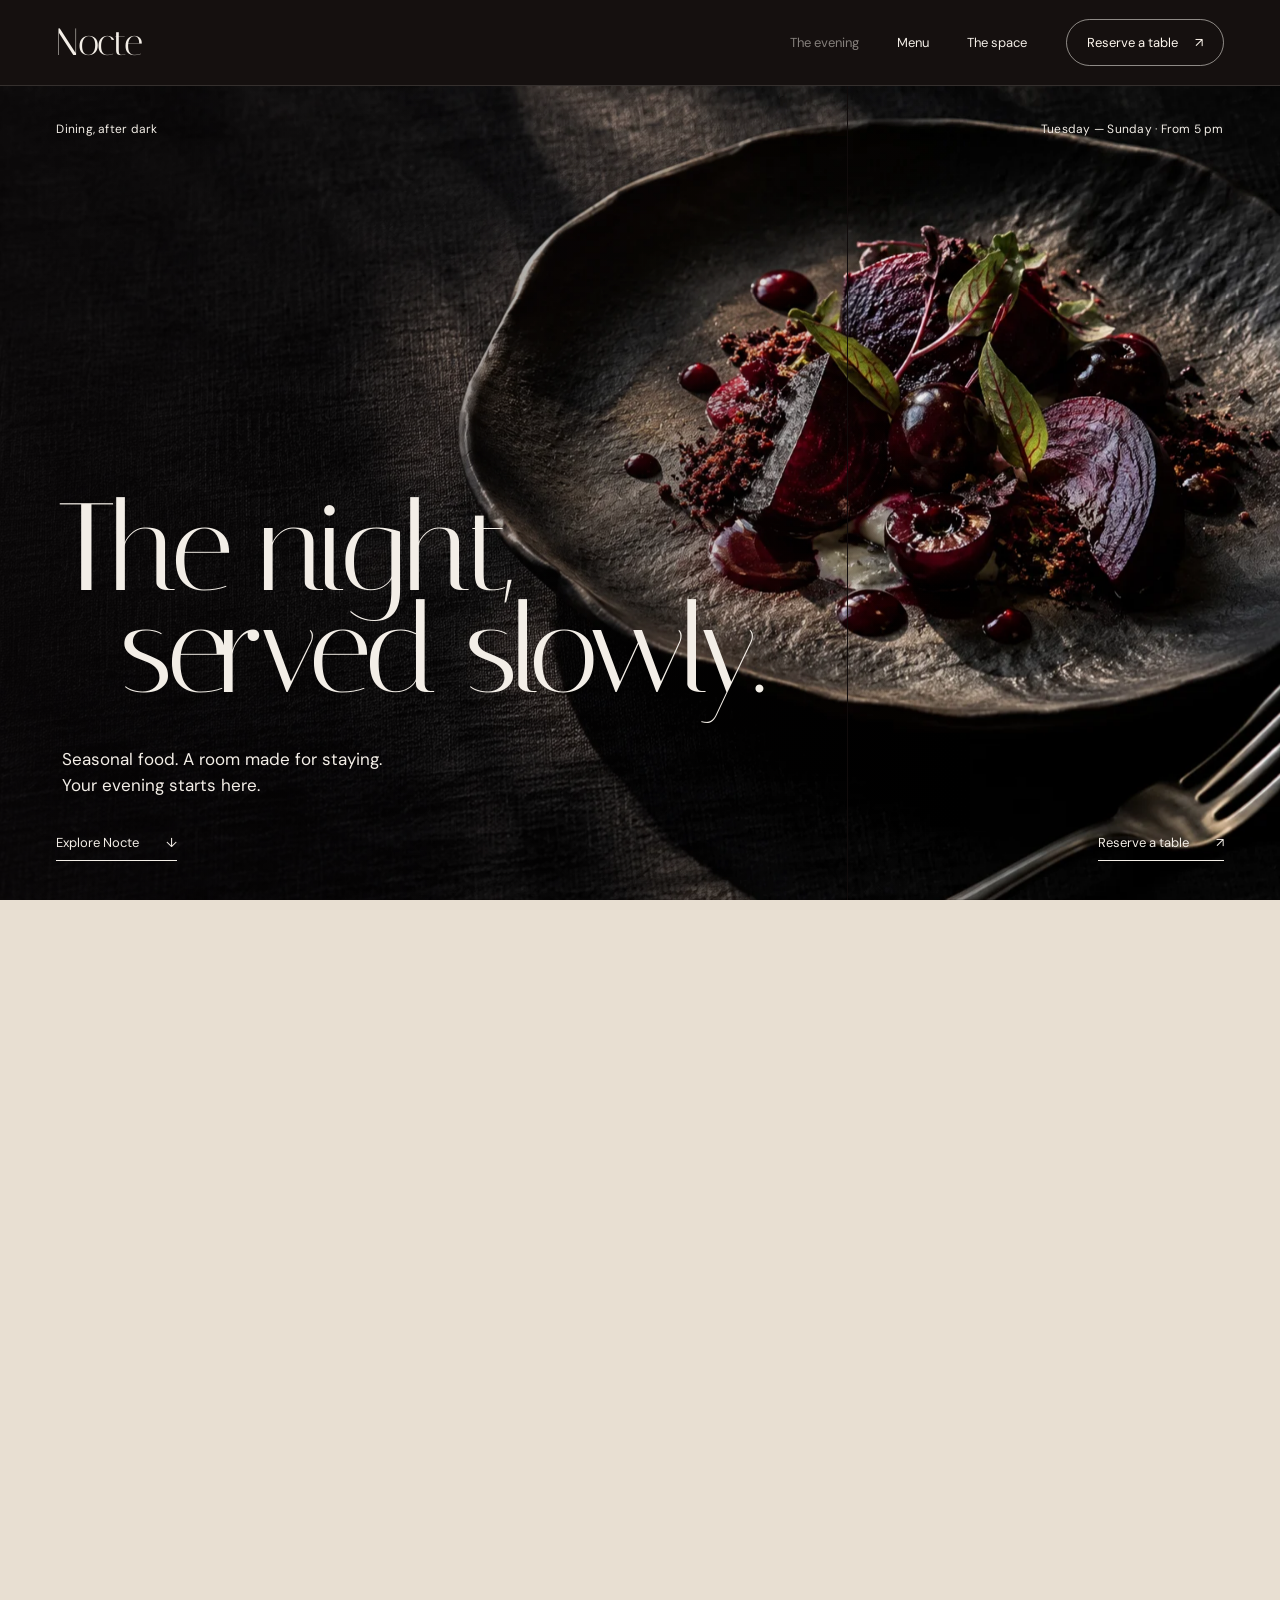
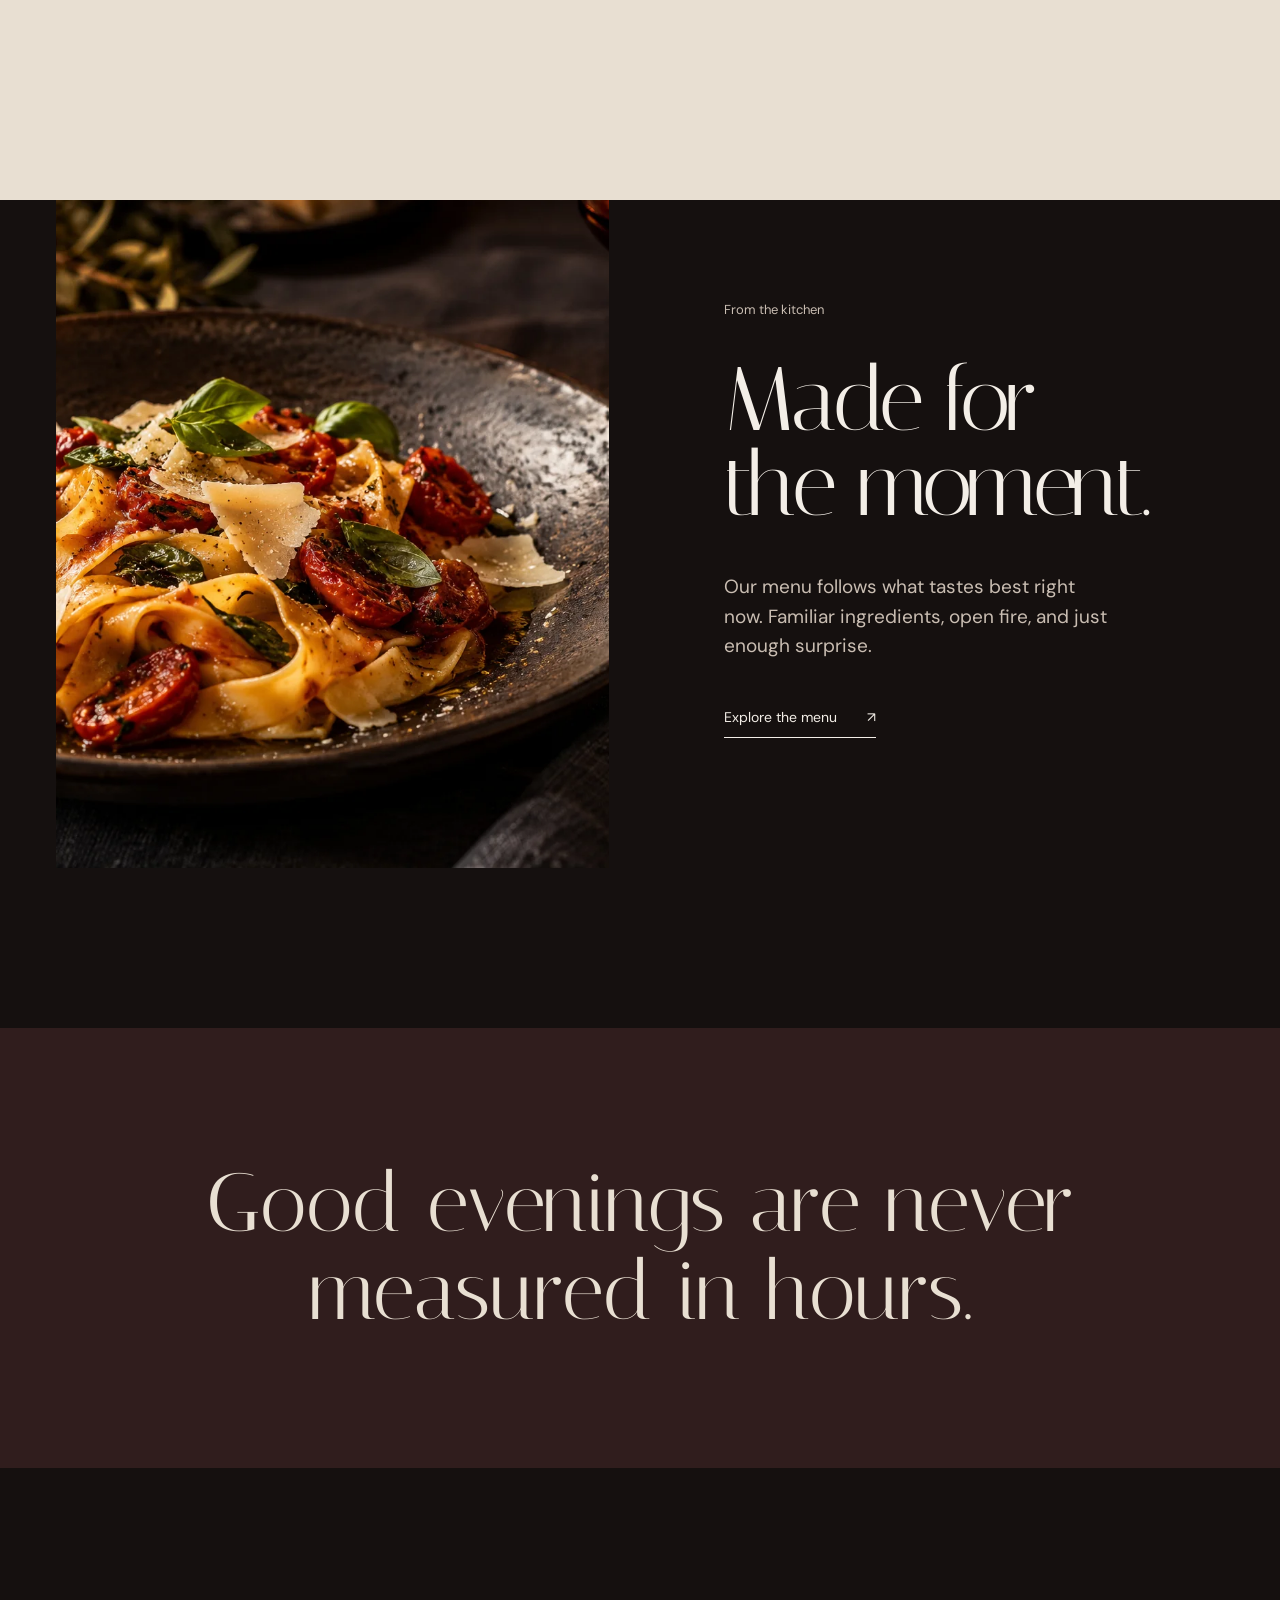
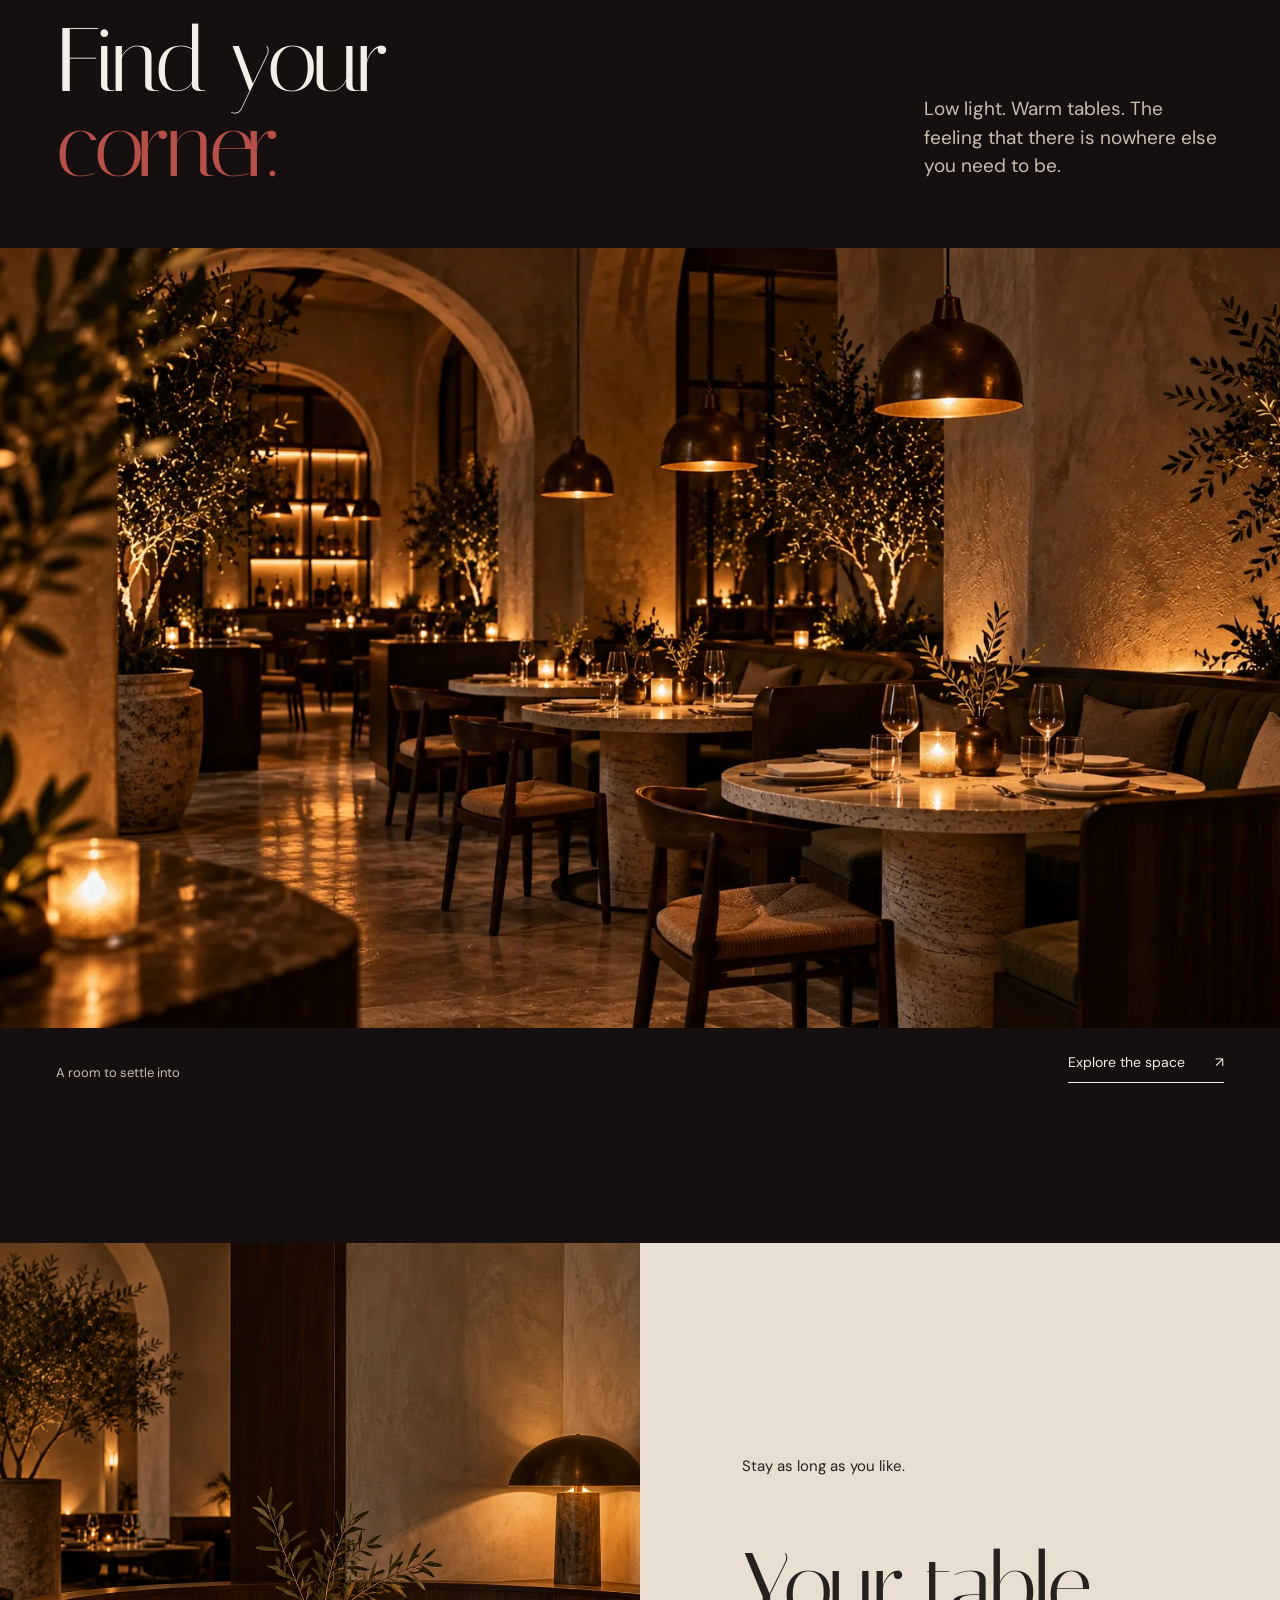
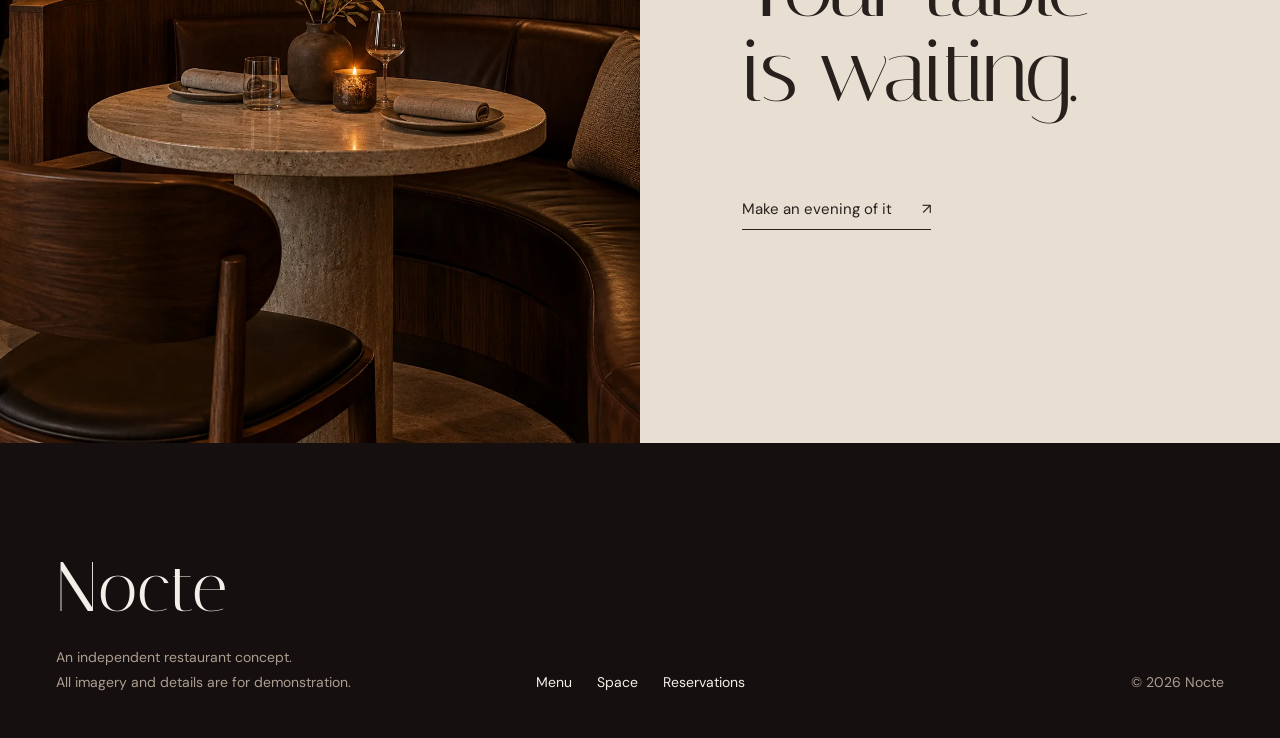
<file: restaurant/index.html>
<!doctype html>
<html lang="en">
<head>
  <meta charset="utf-8">
  <meta name="viewport" content="width=device-width, initial-scale=1">
  <meta name="theme-color" content="#15100f">
  <meta name="description" content="Nocte is a fictional restaurant concept for evenings worth lingering over. Explore the menu, the room, and request a table.">
  <title>Nocte — The night, served slowly</title>
  <link rel="preconnect" href="https://fonts.googleapis.com">
  <link rel="preconnect" href="https://fonts.gstatic.com" crossorigin>
  <link href="https://fonts.googleapis.com/css2?family=DM+Sans:wght@400;500;600&family=Italiana&display=swap" rel="stylesheet">
  <link rel="stylesheet" href="styles.css">
  <link rel="stylesheet" href="editorial.css">
  <script defer src="site.js"></script>
</head>
<body data-page="home">
  <a class="skip-link" href="#main">Skip to content</a><div class="page-transition" aria-hidden="true"></div>
  <header class="site-header"><a class="brand" href="index.html" aria-label="Nocte home">Nocte</a><button class="menu-toggle" type="button" aria-expanded="false" aria-controls="site-nav" aria-label="Open menu"><span></span><span></span></button><nav id="site-nav" class="site-nav" aria-label="Main navigation"><a class="active" aria-current="page" href="index.html">The evening</a><a href="menu.html">Menu</a><a href="space.html">The space</a><a class="nav-reserve" href="reserve.html">Reserve a table <span aria-hidden="true">↗</span></a></nav></header>
  <main id="main">
    <section class="editorial-hero" aria-labelledby="hero-title"><div class="hero-stage"><img src="assets/nocte-editorial.webp" alt="Sculptural seasonal plate in deep evening light" fetchpriority="high"></div><div class="hero-meta"><span>Dining, after dark</span><span>Tuesday — Sunday · From 5 pm</span></div><div class="hero-title-wrap"><h1 id="hero-title">The night,<br><em>served slowly.</em></h1><p>Seasonal food. A room made for staying. Your evening starts here.</p></div><a class="hero-explore" href="#story">Explore Nocte <span aria-hidden="true">↓</span></a><a class="hero-reserve" href="reserve.html">Reserve a table <span aria-hidden="true">↗</span></a></section>
    <section class="manifesto" id="story" aria-labelledby="manifesto-title"><div class="manifesto-top"><p>The room changes when the sun goes down.</p><span>At Nocte</span></div><h2 id="manifesto-title">A little less hurry.<br>A lot more <i>night.</i></h2><div class="manifesto-bottom"><p>We cook with the season, pour another glass, and leave enough room for the conversation to find its way.</p><a href="space.html">Come inside <span aria-hidden="true">↗</span></a></div></section>
    <section class="food-story" aria-labelledby="food-title"><div class="food-photo" data-reveal><img src="assets/dish.webp" alt="A carefully plated seasonal dish" loading="lazy"></div><div class="food-copy"><span>From the kitchen</span><h2 id="food-title">Made for<br>the moment.</h2><p>Our menu follows what tastes best right now. Familiar ingredients, open fire, and just enough surprise.</p><a href="menu.html">Explore the menu <span aria-hidden="true">↗</span></a></div></section>
    <section class="interlude" aria-label="Nocte dining philosophy"><p>Good evenings are never measured in hours.</p></section>
    <section class="space-story" aria-labelledby="space-title"><div class="space-story-head"><h2 id="space-title">Find your<br><i>corner.</i></h2><p>Low light. Warm tables. The feeling that there is nowhere else you need to be.</p></div><div class="space-panorama" data-reveal><img src="assets/room.webp" alt="The warmly lit Nocte dining room" loading="lazy"></div><div class="space-story-foot"><span>A room to settle into</span><a href="space.html">Explore the space <span aria-hidden="true">↗</span></a></div></section>
    <section class="closing" aria-labelledby="closing-title"><div class="closing-photo" data-reveal><img src="assets/table.webp" alt="An intimate table ready for two" loading="lazy"></div><div class="closing-copy"><p>Stay as long as you like.</p><h2 id="closing-title">Your table<br>is waiting.</h2><a href="reserve.html">Make an evening of it <span aria-hidden="true">↗</span></a></div></section>
  </main><footer class="site-footer"><div><strong>Nocte</strong><span>An independent restaurant concept.</span><span>All imagery and details are for demonstration.</span></div><nav aria-label="Footer navigation"><a href="menu.html">Menu</a><a href="space.html">Space</a><a href="reserve.html">Reservations</a></nav><span>© 2026 Nocte</span></footer>
</body></html>
</file>
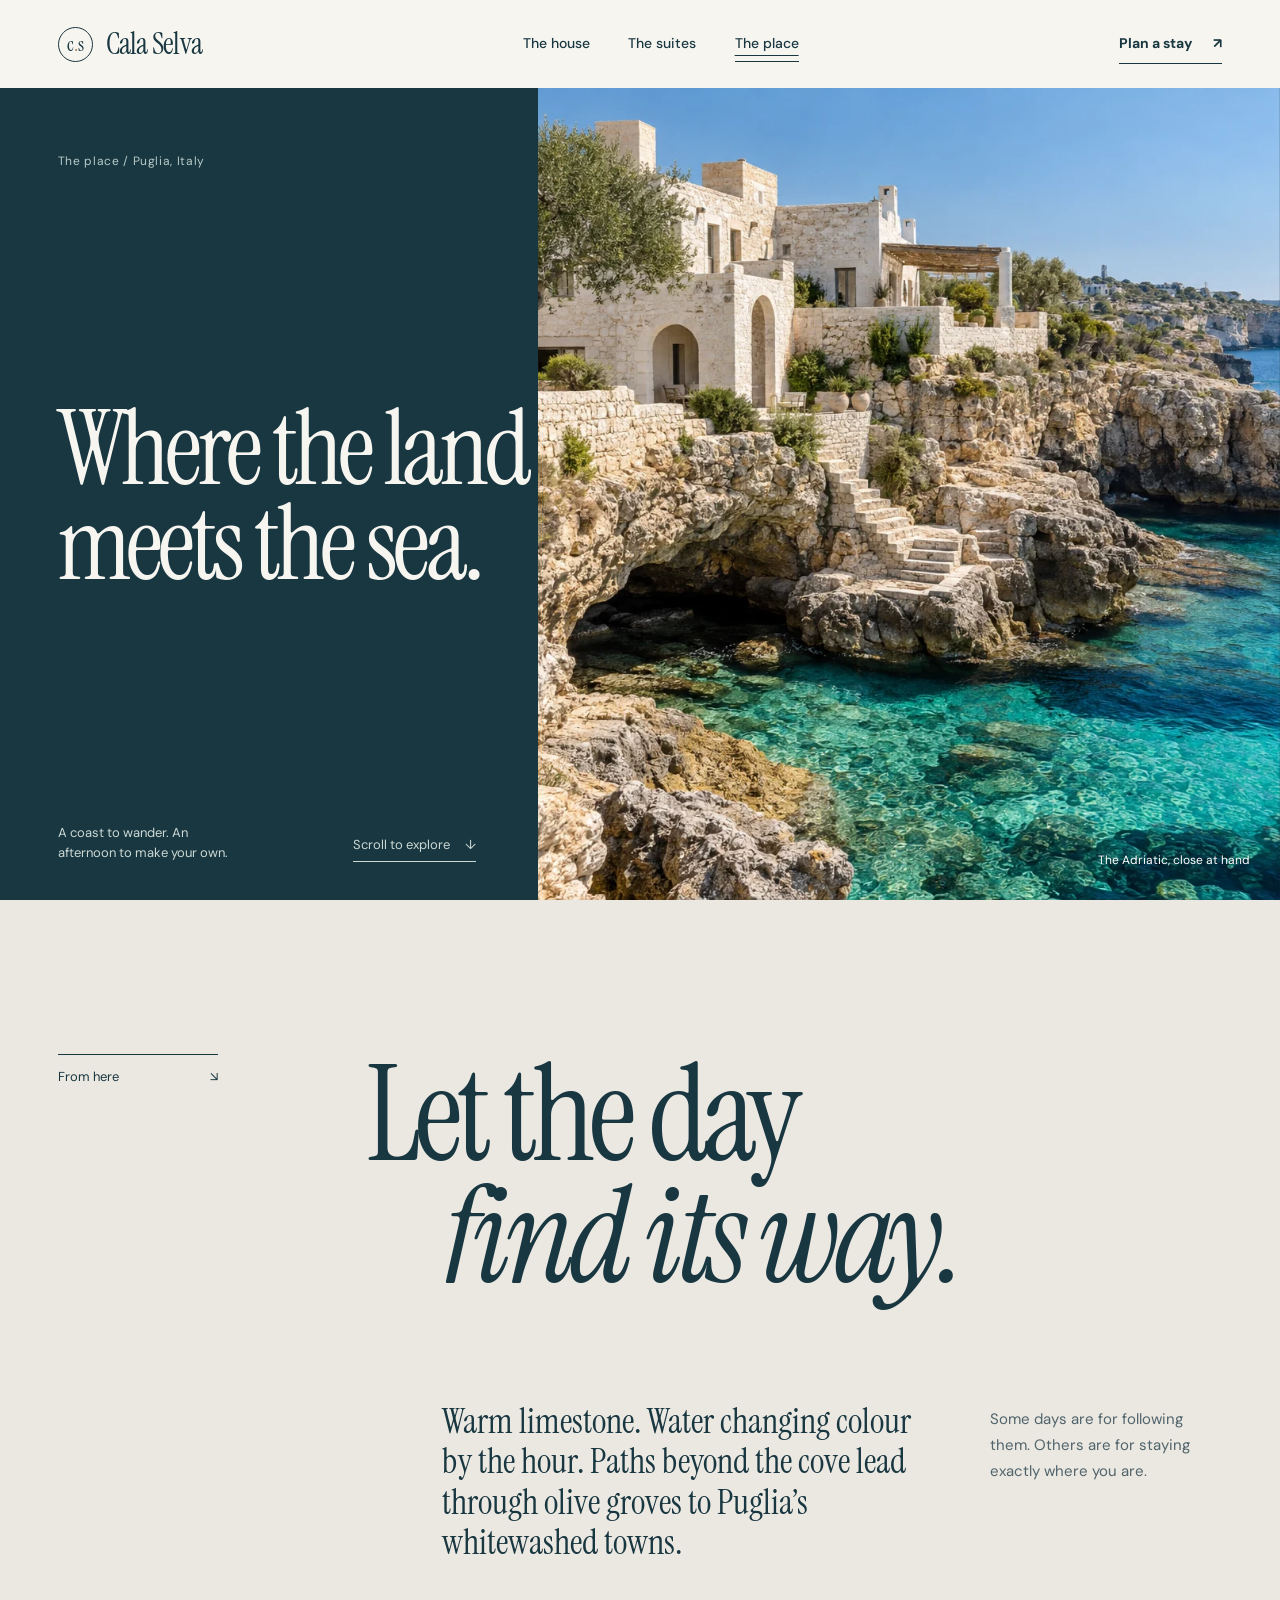
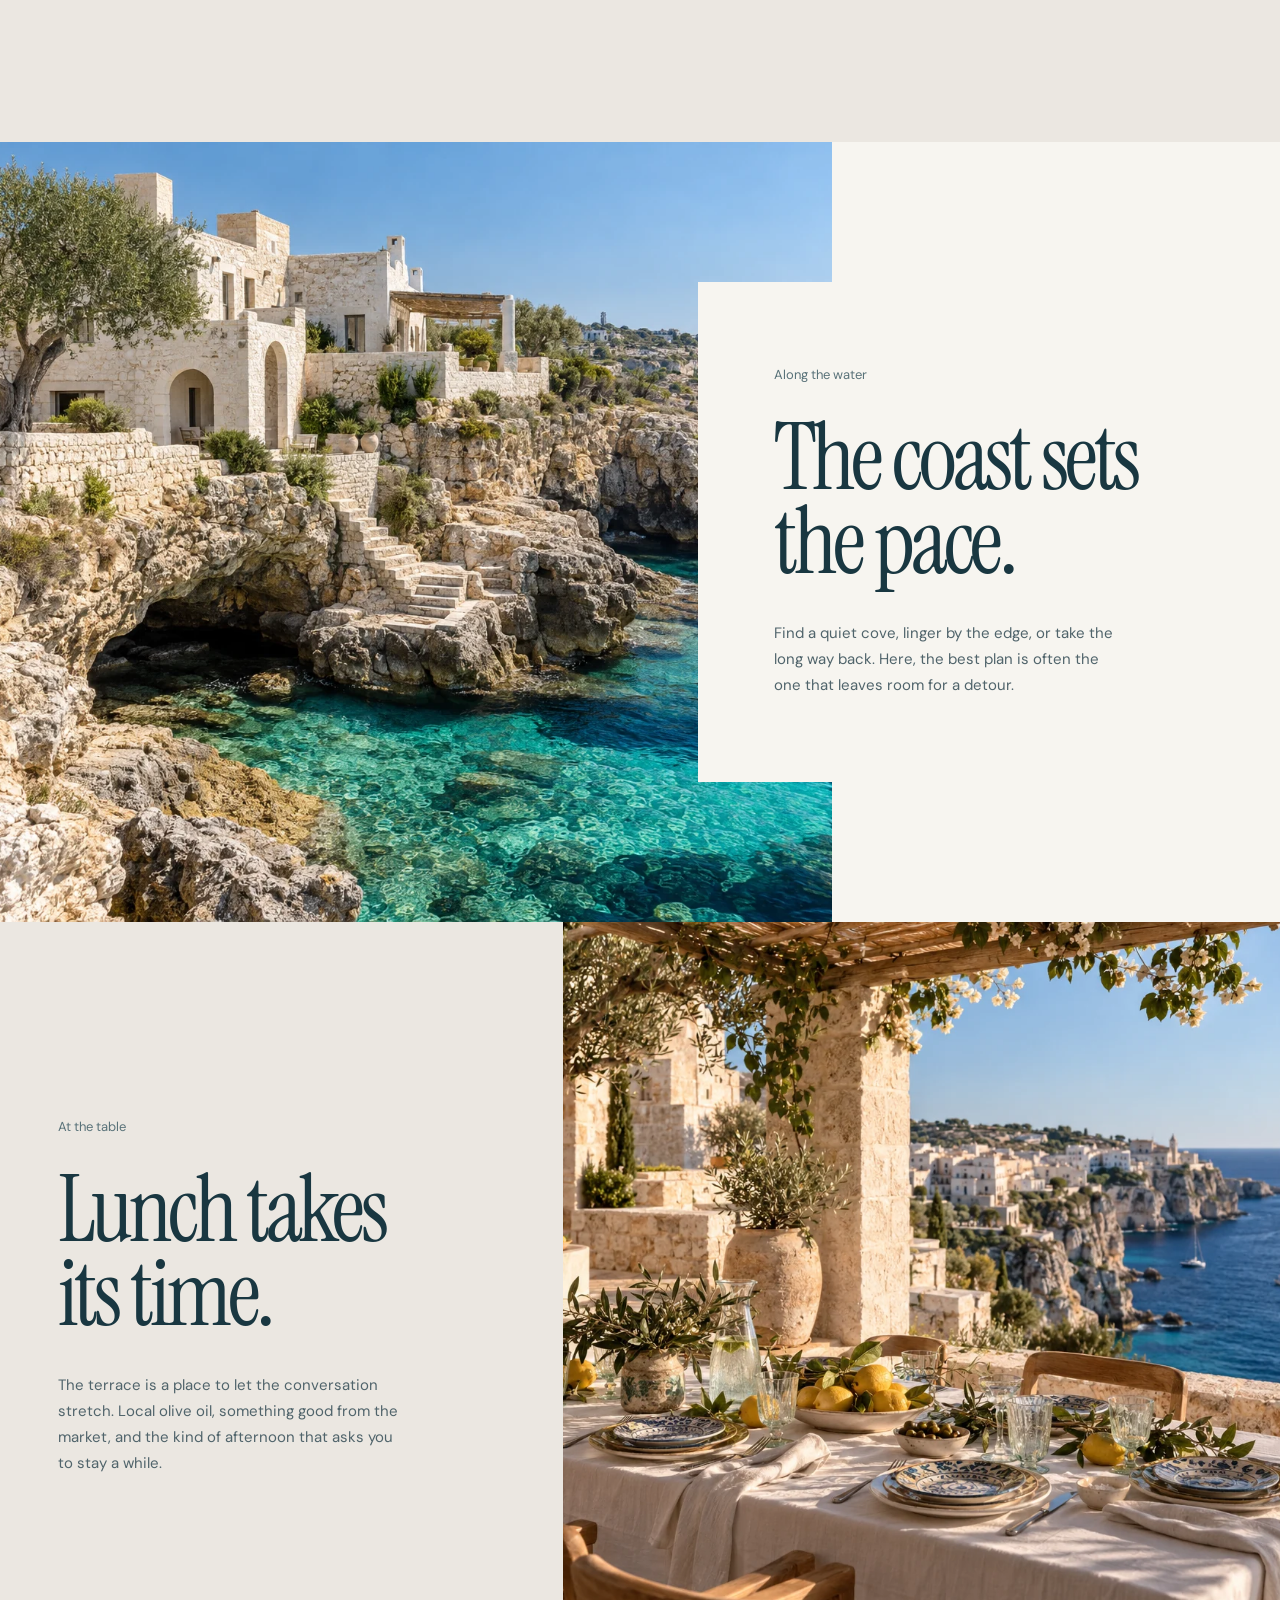
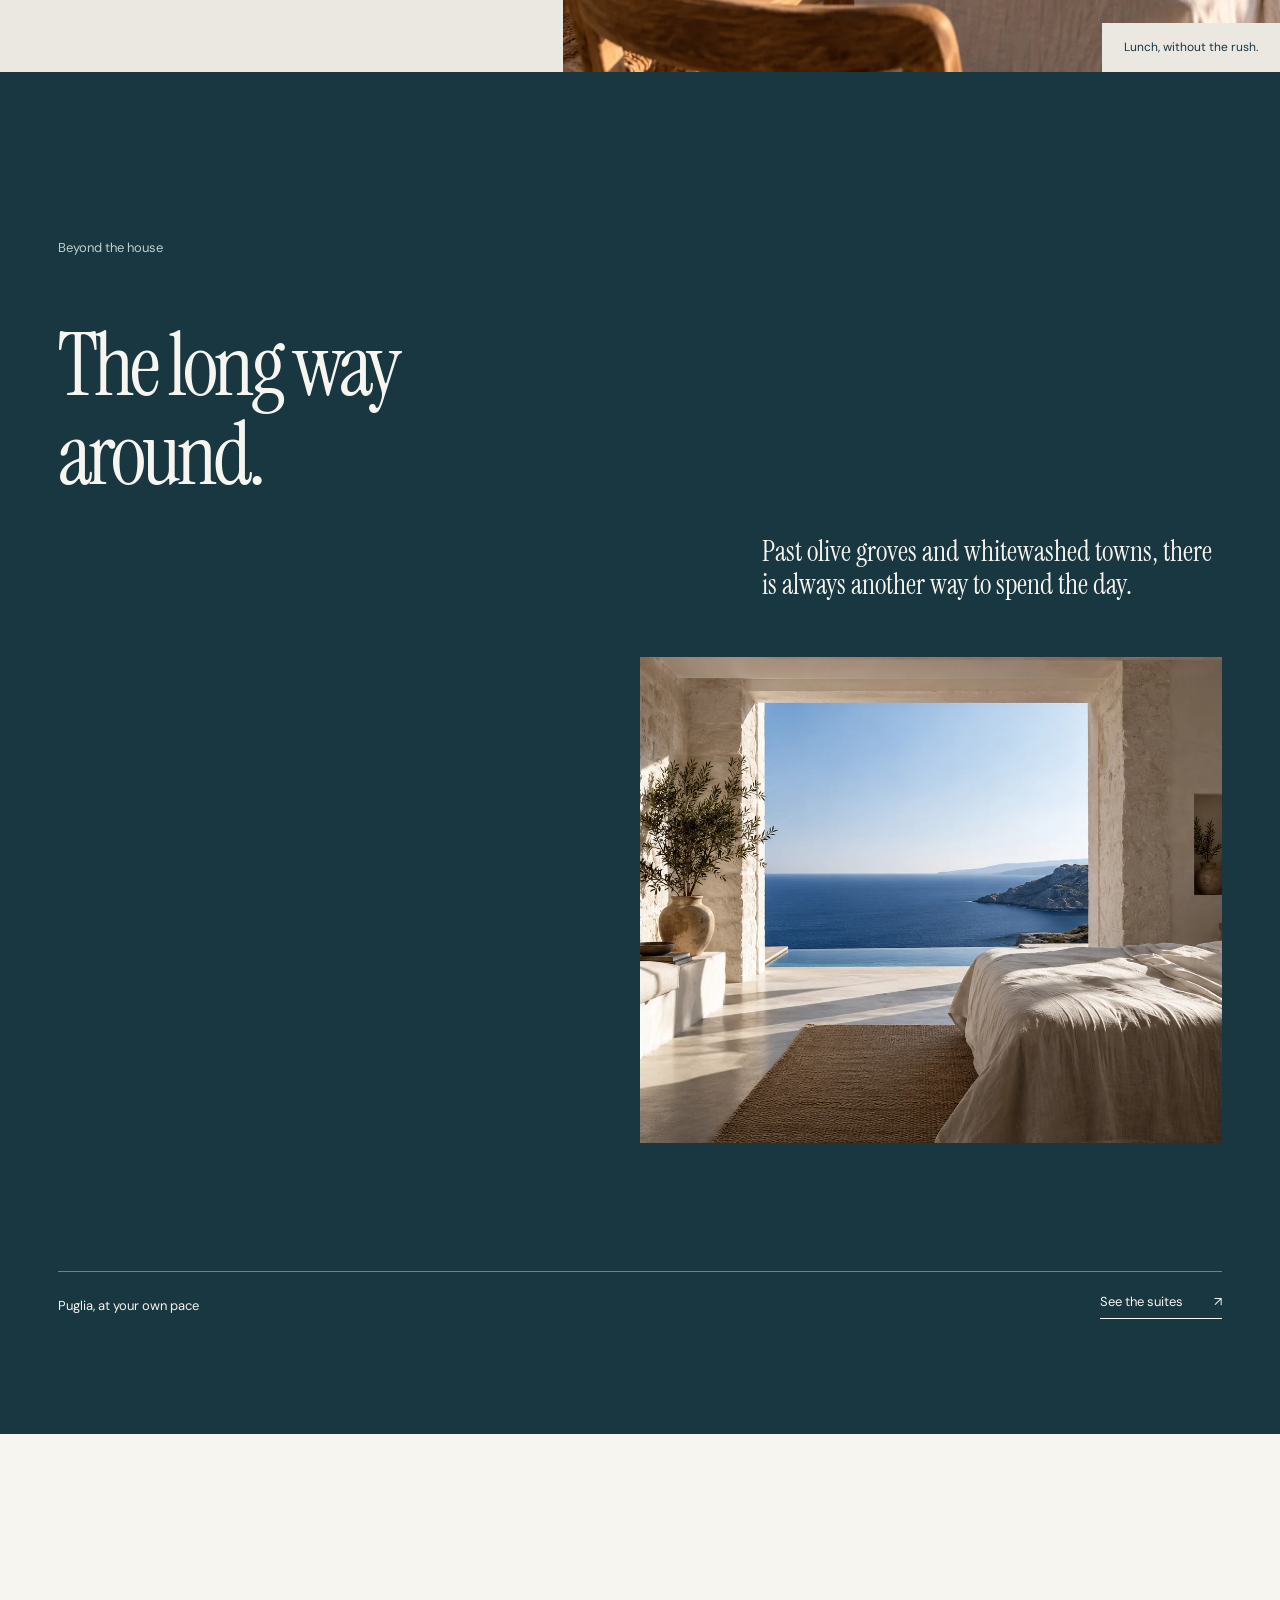
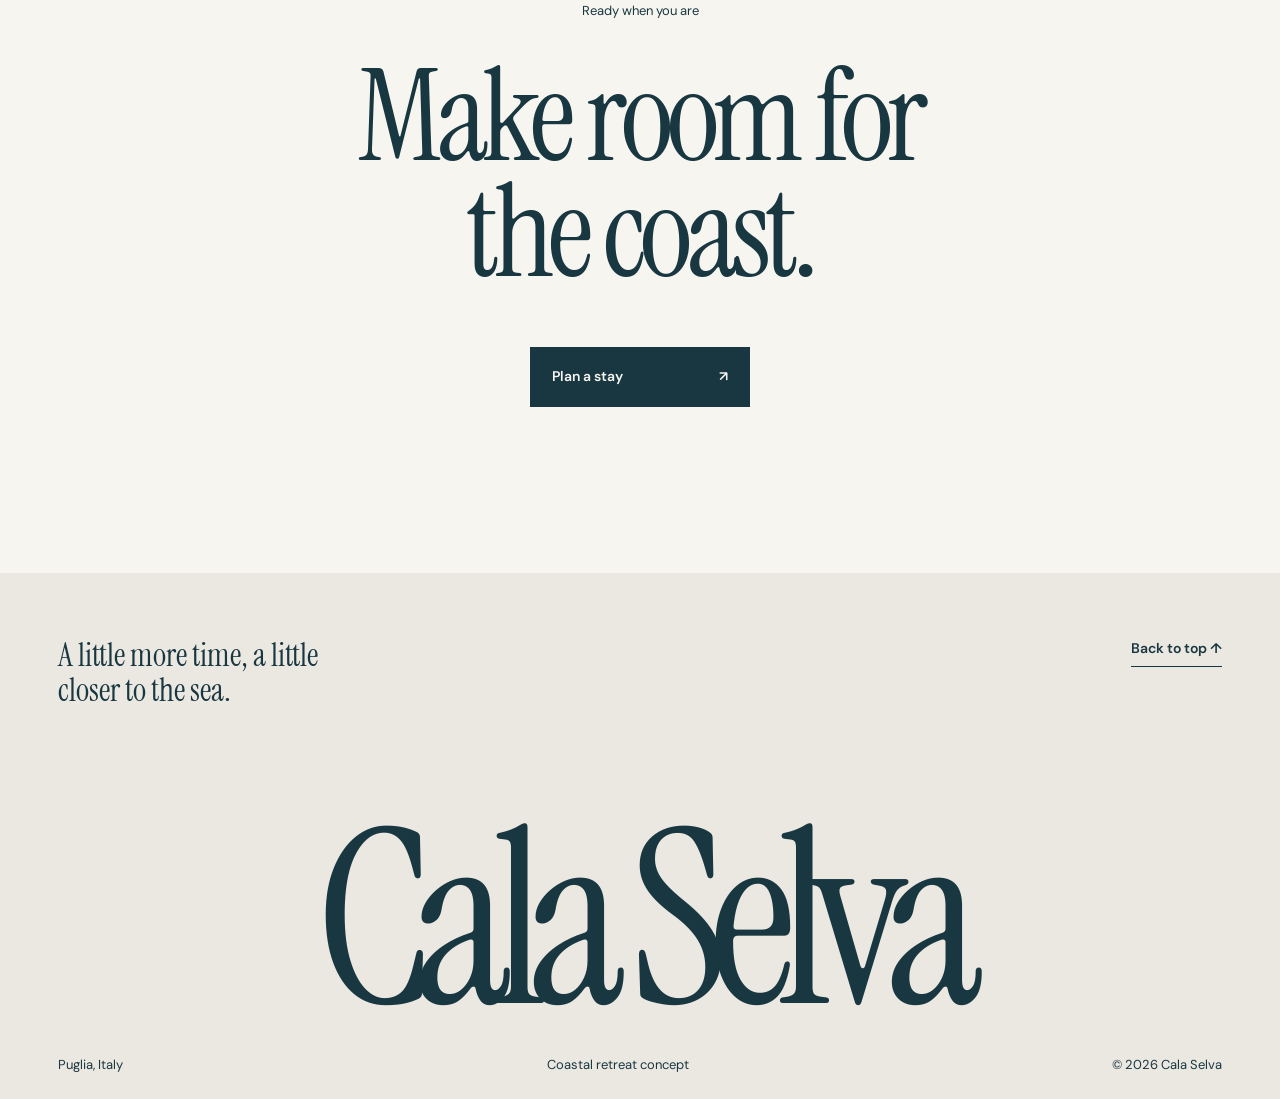
<file: atelier/experience.html>
<!doctype html>
<html lang="en">
<head>
  <meta charset="utf-8">
  <meta name="viewport" content="width=device-width, initial-scale=1">
  <meta name="theme-color" content="#193741">
  <link rel="icon" href="assets/favicon.svg" type="image/svg+xml">
  <meta name="description" content="Explore the limestone coast, olive groves and unhurried afternoons around Cala Selva, a coastal retreat concept in Puglia.">
  <title>The place — Cala Selva</title>
  <link rel="preconnect" href="https://fonts.googleapis.com">
  <link rel="preconnect" href="https://fonts.gstatic.com" crossorigin>
  <link href="https://fonts.googleapis.com/css2?family=DM+Sans:wght@400;500;600;700&family=Instrument+Serif:ital@0;1&display=swap" rel="stylesheet">
  <link rel="preload" href="assets/coast.webp" as="image">
  <link rel="stylesheet" href="styles.css">
  <link rel="stylesheet" href="experience.css">
  <script src="script.js" defer></script>
</head>
<body class="experience-page">
  <a class="skip-link" href="#main">Skip to content</a>
  <header class="site-header" id="top" data-header-theme="light">
    <a class="brand" href="index.html" aria-label="Cala Selva, home"><span class="brand-mark" aria-hidden="true">c<span>.</span>s</span><span class="brand-name">Cala Selva</span></a>
    <nav class="desktop-nav" aria-label="Main navigation">
      <a href="index.html">The house</a>
      <a href="suites.html">The suites</a>
      <a href="experience.html" aria-current="page">The place</a>
    </nav>
    <button class="header-book text-button" type="button" data-open-booking>Plan a stay <span aria-hidden="true">↗</span></button>
    <button class="menu-toggle" type="button" aria-label="Open menu" aria-expanded="false" aria-controls="mobile-nav"><span></span><span></span></button>
  </header>
  <nav class="mobile-nav" id="mobile-nav" aria-label="Mobile navigation" hidden>
    <a href="index.html">The house</a><a href="suites.html">The suites</a><a href="experience.html" aria-current="page">The place</a>
    <button type="button" data-open-booking>Plan a stay</button>
  </nav>

  <main id="main">
    <section class="place-hero" aria-labelledby="place-hero-title">
      <div class="place-hero-copy">
        <p class="place-hero-locale">The place / Puglia, Italy</p>
        <h1 id="place-hero-title">Where the land<br>meets the sea.</h1>
        <div class="place-hero-foot">
          <p>A coast to wander. An afternoon to make your own.</p>
          <a href="#the-coast" aria-label="Explore the coast">Scroll to explore <span aria-hidden="true">↓</span></a>
        </div>
      </div>
      <figure class="place-hero-image">
        <img src="assets/coast.webp" alt="Limestone steps and whitewashed buildings above a clear Adriatic cove" width="1536" height="1024" fetchpriority="high">
        <figcaption>The Adriatic, close at hand</figcaption>
      </figure>
    </section>

    <section class="place-intro" id="the-coast" aria-labelledby="place-intro-title">
      <div class="place-intro-index reveal"><span>From here</span><span aria-hidden="true">↘</span></div>
      <div class="place-intro-content reveal">
        <h2 id="place-intro-title">Let the day<br><em>find its way.</em></h2>
        <div class="place-intro-body">
          <p>Warm limestone. Water changing colour by the hour. Paths beyond the cove lead through olive groves to Puglia’s whitewashed towns.</p>
          <p>Some days are for following them. Others are for staying exactly where you are.</p>
        </div>
      </div>
    </section>

    <section class="place-coast" aria-labelledby="coast-title">
      <div class="place-coast-photo reveal image-reveal"><img src="assets/coast.webp" alt="The limestone shoreline descending into turquoise water" width="1536" height="1024" loading="lazy"></div>
      <div class="place-coast-copy"><p class="place-small-label">Along the water</p><h2 id="coast-title">The coast sets<br>the pace.</h2><p>Find a quiet cove, linger by the edge, or take the long way back. Here, the best plan is often the one that leaves room for a detour.</p></div>
    </section>

    <section class="place-table" id="table" aria-labelledby="table-title">
      <div class="place-table-text reveal">
        <p class="place-small-label">At the table</p>
        <h2 id="table-title">Lunch takes<br>its time.</h2>
        <p>The terrace is a place to let the conversation stretch. Local olive oil, something good from the market, and the kind of afternoon that asks you to stay a while.</p>
      </div>
      <figure class="place-table-photo reveal image-reveal"><img src="assets/dining.webp" alt="A lunch table laid with linen on a terrace overlooking the coast" width="1536" height="1024" loading="lazy"><figcaption>Lunch, without the rush.</figcaption></figure>
    </section>

    <section class="place-note" aria-labelledby="note-title">
      <p class="place-note-kicker reveal">Beyond the house</p>
      <h2 id="note-title" class="reveal">The long way<br>around.</h2>
      <p class="place-note-story reveal">Past olive groves and whitewashed towns, there is always another way to spend the day.</p>
      <figure class="place-note-photo image-reveal"><img src="assets/hero-suite.webp" alt="Limestone interior opening to the Adriatic horizon" width="1672" height="941" loading="lazy"></figure>
      <div class="place-note-bottom reveal"><span>Puglia, at your own pace</span><a href="suites.html">See the suites <span aria-hidden="true">↗</span></a></div>
    </section>

    <section class="place-closing" aria-labelledby="closing-title">
      <div class="place-closing-inner reveal"><p>Ready when you are</p><h2 id="closing-title">Make room for<br>the coast.</h2><button type="button" data-open-booking>Plan a stay <span aria-hidden="true">↗</span></button></div>
    </section>
  </main>

  <footer class="site-footer"><div class="footer-top"><p>A little more time, a little closer to the sea.</p><a href="#top">Back to top ↑</a></div><div class="footer-wordmark">Cala Selva</div><div class="footer-bottom"><span>Puglia, Italy</span><span>Coastal retreat concept</span><span>© <span id="year"></span> Cala Selva</span></div></footer>

  <div class="booking-backdrop" hidden></div>
  <aside class="booking-panel" role="dialog" aria-modal="true" aria-labelledby="booking-title" hidden>
    <div class="booking-header"><span>Cala Selva</span><button class="booking-close" type="button" aria-label="Close stay planner">×</button></div>
    <div class="booking-content"><p class="section-kicker">Your time by the sea</p><h2 id="booking-title">Plan a stay.</h2><p>This is a portfolio concept. Your inquiry goes to the designer, who can respond by email.</p>
      <form id="stay-form" action="https://formsubmit.co/ajax/d8320a4df9abf44157cd47da0234bcfb" method="POST" novalidate><input type="hidden" name="_subject" value="Cala Selva concept - new stay inquiry"><input type="text" name="_honey" class="honeypot" tabindex="-1" autocomplete="off" aria-hidden="true"><label for="arrival">Arrival</label><input id="arrival" name="arrival" type="date" required><label for="departure">Departure</label><input id="departure" name="departure" type="date" required><label for="suite">Your room</label><select id="suite" name="suite"><option>Sea Suite</option><option>Courtyard Suite</option></select><label for="guests">Guests</label><select id="guests" name="guests"><option value="1">1 guest</option><option value="2" selected>2 guests</option></select><label for="guest-name">Your name</label><input id="guest-name" name="name" type="text" autocomplete="name" required><label for="guest-email">Email address</label><input id="guest-email" name="email" type="email" autocomplete="email" required><label for="guest-notes">Anything else? <span>(optional)</span></label><textarea id="guest-notes" name="notes" rows="4"></textarea><p class="form-error" id="form-error" role="alert" hidden></p><button class="form-submit" type="submit">Send inquiry <span aria-hidden="true">↗</span></button></form>
      <div class="booking-summary" id="booking-summary" hidden aria-live="polite"><h3>Thank you for your inquiry.</h3><p id="summary-details"></p><button type="button" class="line-link" id="edit-stay">Send another inquiry ↗</button></div>
    </div>
  </aside>
</body>
</html>
</file>
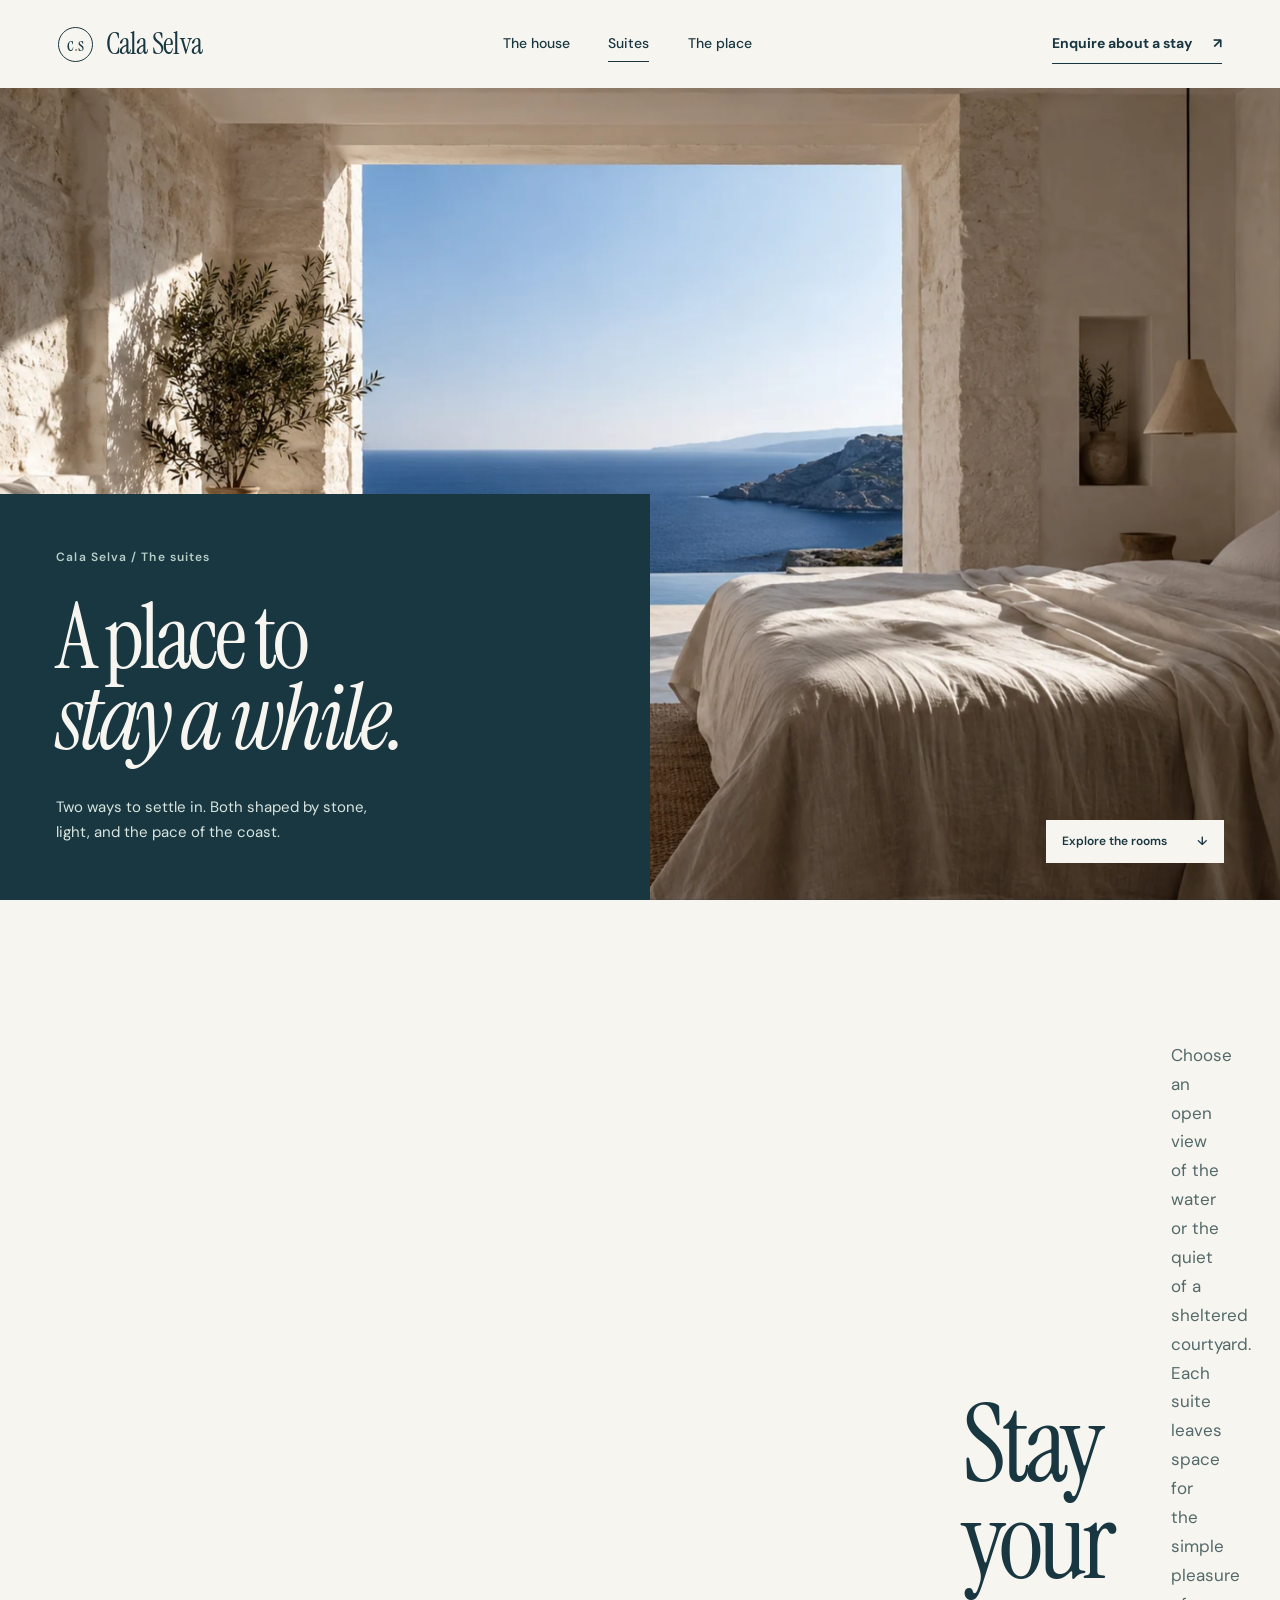
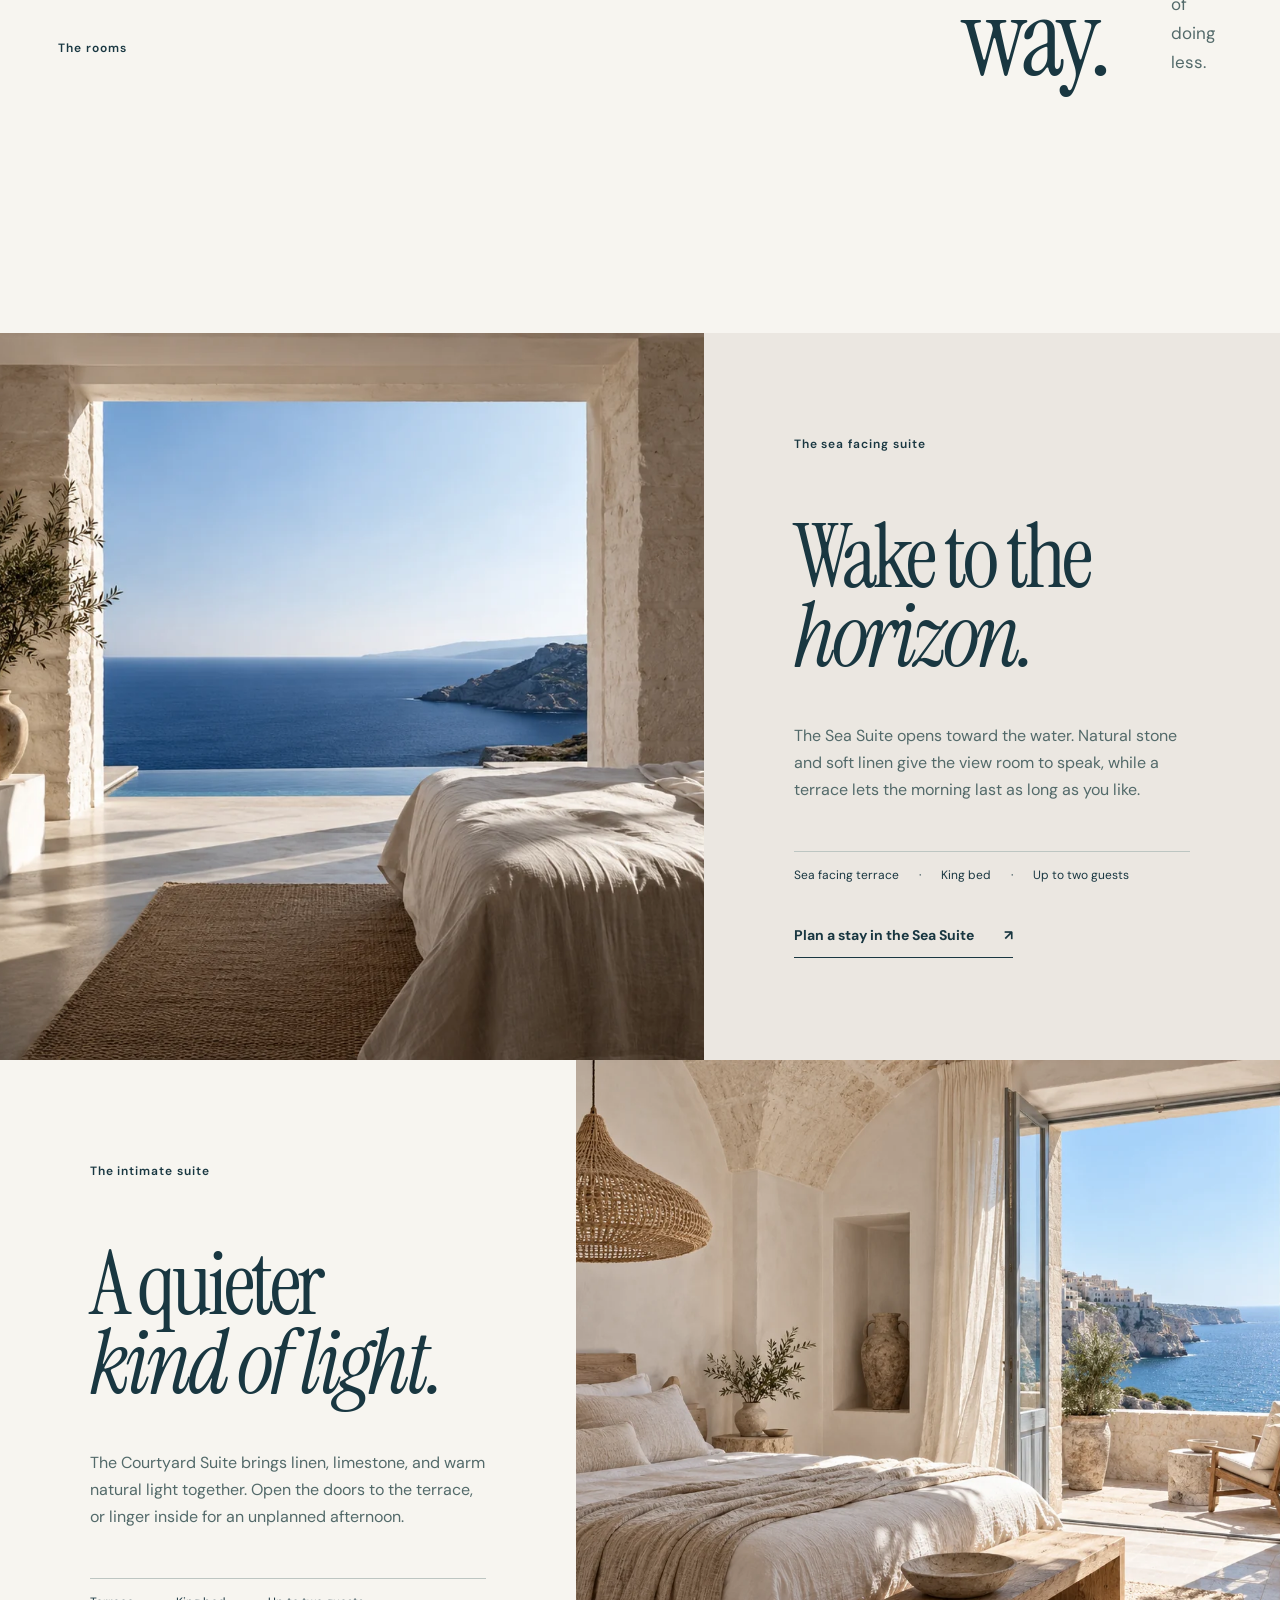
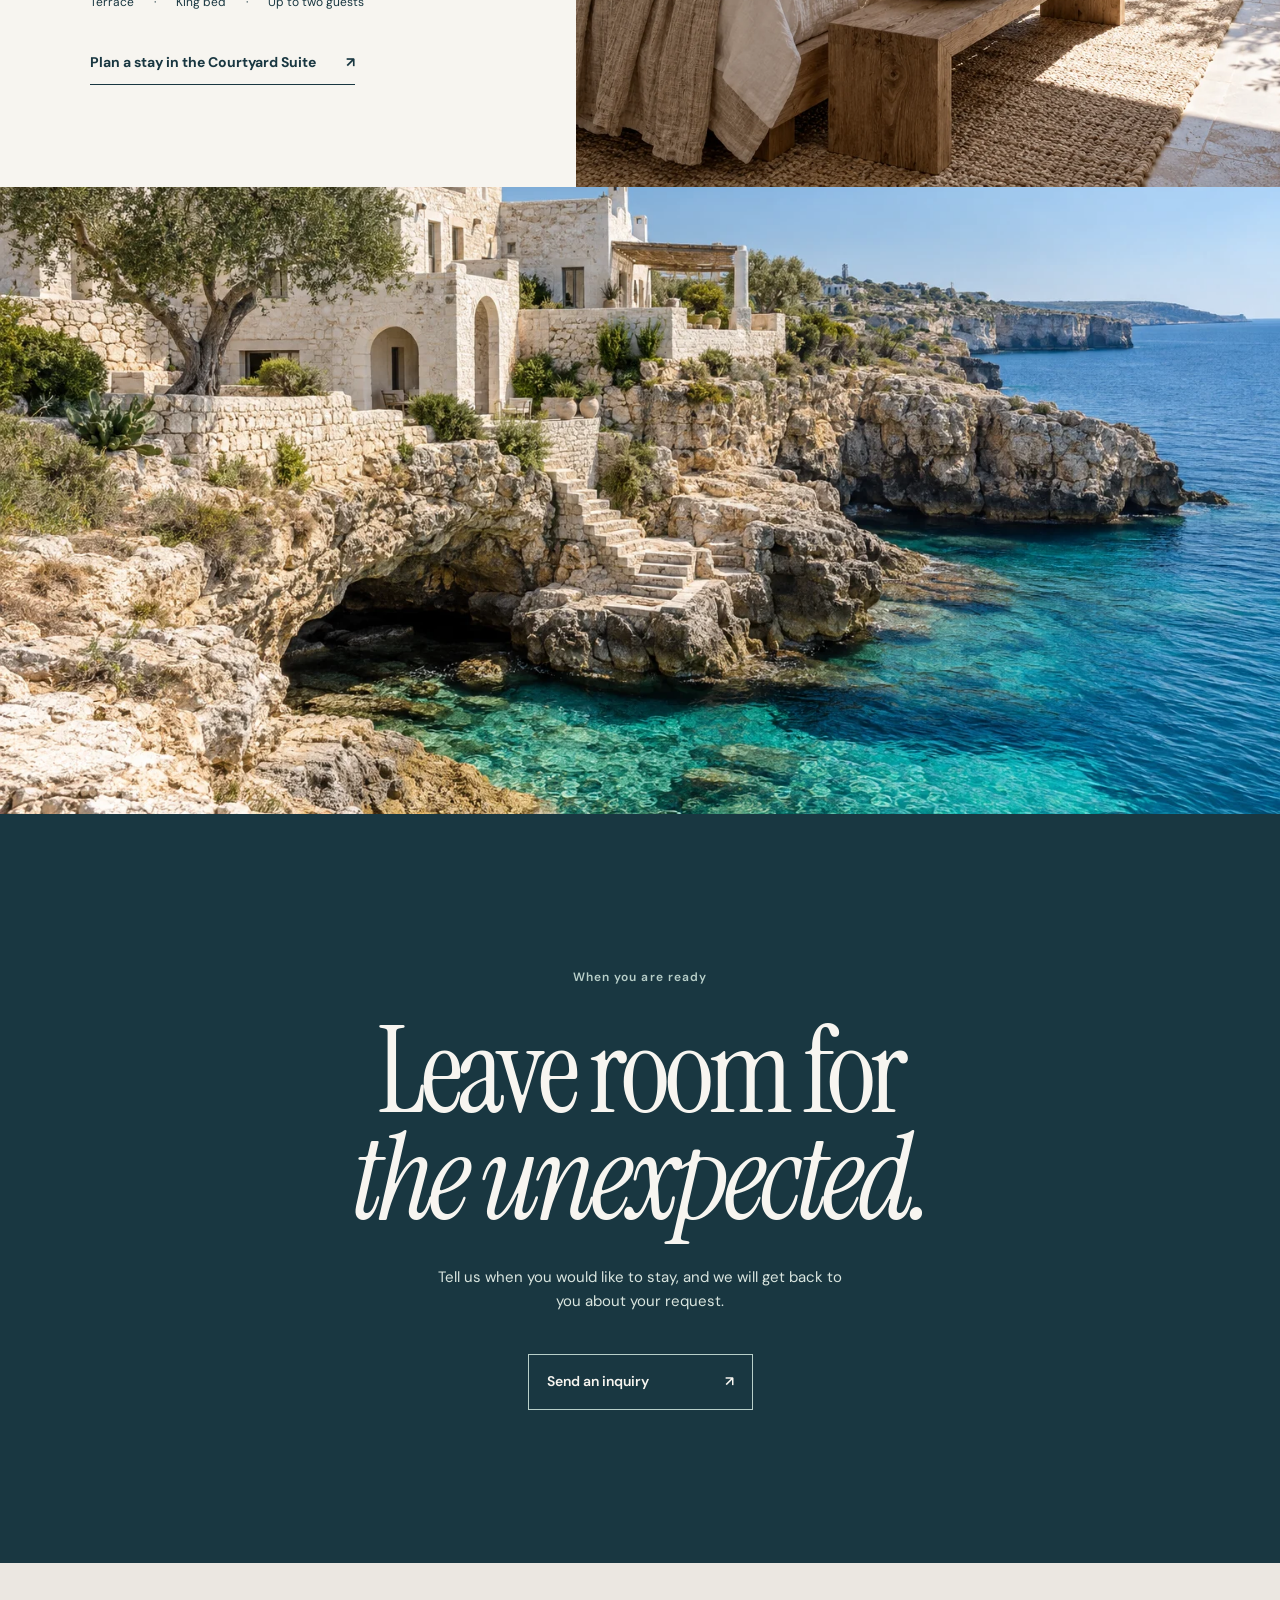
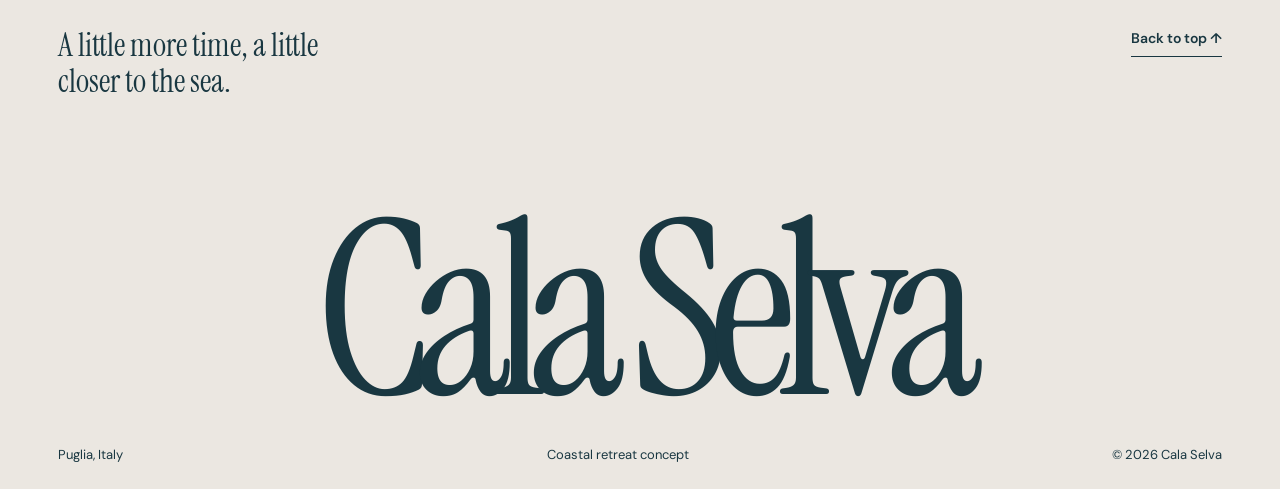
<file: atelier/suites.html>
<!doctype html>
<html lang="en">
<head>
  <meta charset="utf-8">
  <meta name="viewport" content="width=device-width, initial-scale=1">
  <meta name="theme-color" content="#193741">
  <link rel="icon" href="assets/favicon.svg" type="image/svg+xml">
  <meta name="description" content="Explore the Sea Suite and Courtyard Suite at Cala Selva, a coastal retreat concept in Puglia.">
  <title>The Suites — Cala Selva</title>
  <link rel="preconnect" href="https://fonts.googleapis.com">
  <link rel="preconnect" href="https://fonts.gstatic.com" crossorigin>
  <link href="https://fonts.googleapis.com/css2?family=DM+Sans:wght@400;500;600;700&family=Instrument+Serif:ital@0;1&display=swap" rel="stylesheet">
  <link rel="preload" href="assets/hero-suite.webp" as="image">
  <link rel="stylesheet" href="styles.css">
  <link rel="stylesheet" href="suites.css">
  <script src="script.js" defer></script>
</head>
<body class="suites-page">
  <a class="skip-link" href="#main">Skip to content</a>
  <header class="site-header" id="top" data-header-theme="light">
    <a class="brand" href="index.html" aria-label="Cala Selva, home"><span class="brand-mark" aria-hidden="true">c<span>.</span>s</span><span class="brand-name">Cala Selva</span></a>
    <nav class="desktop-nav" aria-label="Main navigation">
      <a href="index.html">The house</a>
      <a href="suites.html" aria-current="page">Suites</a>
      <a href="experience.html">The place</a>
    </nav>
    <button class="header-book text-button" type="button" data-open-booking>Enquire about a stay <span aria-hidden="true">↗</span></button>
    <button class="menu-toggle" type="button" aria-label="Open menu" aria-expanded="false" aria-controls="mobile-nav"><span></span><span></span></button>
  </header>
  <nav class="mobile-nav" id="mobile-nav" aria-label="Mobile navigation" hidden>
    <a href="index.html">The house</a><a href="suites.html" aria-current="page">Suites</a><a href="experience.html">The place</a>
    <button type="button" data-open-booking>Enquire about a stay</button>
  </nav>

  <main id="main">
    <section class="suites-hero" aria-labelledby="suites-title">
      <div class="suites-hero-image image-reveal reveal"><img src="assets/hero-suite.webp" alt="A limestone suite opening directly to a view across the sea" width="1672" height="941" fetchpriority="high"></div>
      <div class="suites-hero-copy"><p class="suites-eyebrow">Cala Selva / The suites</p><h1 id="suites-title">A place to<br><em>stay a while.</em></h1><p>Two ways to settle in. Both shaped by stone, light, and the pace of the coast.</p></div>
      <a class="suites-hero-scroll" href="#rooms">Explore the rooms <span aria-hidden="true">↓</span></a>
    </section>

    <section class="suites-intro" id="rooms" aria-labelledby="rooms-title">
      <p class="suites-eyebrow reveal">The rooms</p>
      <div class="suites-intro-grid"><h2 id="rooms-title" class="reveal">Stay<br>your way.</h2><p class="reveal">Choose an open view of the water or the quiet of a sheltered courtyard. Each suite leaves space for the simple pleasure of doing less.</p></div>
    </section>

    <section class="suite-feature suite-feature-sea" id="sea-suite" aria-labelledby="sea-title">
      <div class="suite-feature-media image-reveal reveal"><img src="assets/hero-suite.webp" alt="Sea Suite with a stone interior and uninterrupted sea view" width="1672" height="941" loading="lazy"></div>
      <div class="suite-feature-copy reveal"><p class="suite-index">The sea facing suite</p><h2 id="sea-title">Wake to the<br><em>horizon.</em></h2><p class="suite-feature-description">The Sea Suite opens toward the water. Natural stone and soft linen give the view room to speak, while a terrace lets the morning last as long as you like.</p><ul class="suite-details"><li>Sea facing terrace</li><li>King bed</li><li>Up to two guests</li></ul><button class="suite-cta" type="button" data-open-booking data-suite="Sea Suite">Plan a stay in the Sea Suite <span aria-hidden="true">↗</span></button></div>
    </section>

    <section class="suite-feature suite-feature-courtyard" id="courtyard-suite" aria-labelledby="courtyard-title">
      <div class="suite-feature-media image-reveal reveal"><img src="assets/courtyard-suite.webp" alt="Courtyard Suite with linen, limestone, and open doors to a terrace" width="1536" height="1024" loading="lazy"></div>
      <div class="suite-feature-copy reveal"><p class="suite-index">The intimate suite</p><h2 id="courtyard-title">A quieter<br><em>kind of light.</em></h2><p class="suite-feature-description">The Courtyard Suite brings linen, limestone, and warm natural light together. Open the doors to the terrace, or linger inside for an unplanned afternoon.</p><ul class="suite-details"><li>Terrace</li><li>King bed</li><li>Up to two guests</li></ul><button class="suite-cta" type="button" data-open-booking data-suite="Courtyard Suite">Plan a stay in the Courtyard Suite <span aria-hidden="true">↗</span></button></div>
    </section>

    <figure class="suites-coast-photo image-reveal"><img src="assets/coast.webp" alt="Limestone steps leading down to a clear Adriatic cove" width="1536" height="1024" loading="lazy"></figure>
    <section class="suites-outro" aria-labelledby="outro-title"><div class="suites-outro-inner reveal"><p class="suites-eyebrow">When you are ready</p><h2 id="outro-title">Leave room for<br><em>the unexpected.</em></h2><p>Tell us when you would like to stay, and we will get back to you about your request.</p><button type="button" data-open-booking>Send an inquiry <span aria-hidden="true">↗</span></button></div></section>
  </main>

  <footer class="site-footer"><div class="footer-top"><p>A little more time, a little closer to the sea.</p><a href="#top">Back to top ↑</a></div><div class="footer-wordmark">Cala Selva</div><div class="footer-bottom"><span>Puglia, Italy</span><span>Coastal retreat concept</span><span>© <span id="year"></span> Cala Selva</span></div></footer>

  <div class="booking-backdrop" hidden></div>
  <aside class="booking-panel" role="dialog" aria-modal="true" aria-labelledby="booking-title" hidden>
    <div class="booking-header"><span>Cala Selva</span><button class="booking-close" type="button" aria-label="Close stay planner">×</button></div>
    <div class="booking-content"><p class="section-kicker">Your time by the sea</p><h2 id="booking-title">Plan a stay.</h2><p>This is a portfolio concept. Your inquiry goes to the designer, who can respond by email.</p>
      <form id="stay-form" action="https://formsubmit.co/ajax/d8320a4df9abf44157cd47da0234bcfb" method="POST" novalidate><input type="hidden" name="_subject" value="Cala Selva concept - new stay inquiry"><input type="text" name="_honey" class="honeypot" tabindex="-1" autocomplete="off" aria-hidden="true"><label for="arrival">Arrival</label><input id="arrival" name="arrival" type="date" required><label for="departure">Departure</label><input id="departure" name="departure" type="date" required><label for="suite">Your room</label><select id="suite" name="suite"><option>Sea Suite</option><option>Courtyard Suite</option></select><label for="guests">Guests</label><select id="guests" name="guests"><option value="1">1 guest</option><option value="2" selected>2 guests</option></select><label for="guest-name">Your name</label><input id="guest-name" name="name" type="text" autocomplete="name" required><label for="guest-email">Email address</label><input id="guest-email" name="email" type="email" autocomplete="email" required><label for="guest-notes">A note for us <span class="optional">(optional)</span></label><textarea id="guest-notes" name="notes" rows="3"></textarea><p class="form-error" id="form-error" role="alert" hidden></p><button class="form-submit" type="submit">Send inquiry <span aria-hidden="true">↗</span></button></form>
      <div class="booking-summary" id="booking-summary" hidden aria-live="polite"><h3>Thank you for your inquiry.</h3><p id="summary-details"></p><button type="button" class="line-link" id="edit-stay">Send another inquiry ↗</button></div>
    </div>
  </aside>
</body>
</html>
</file>
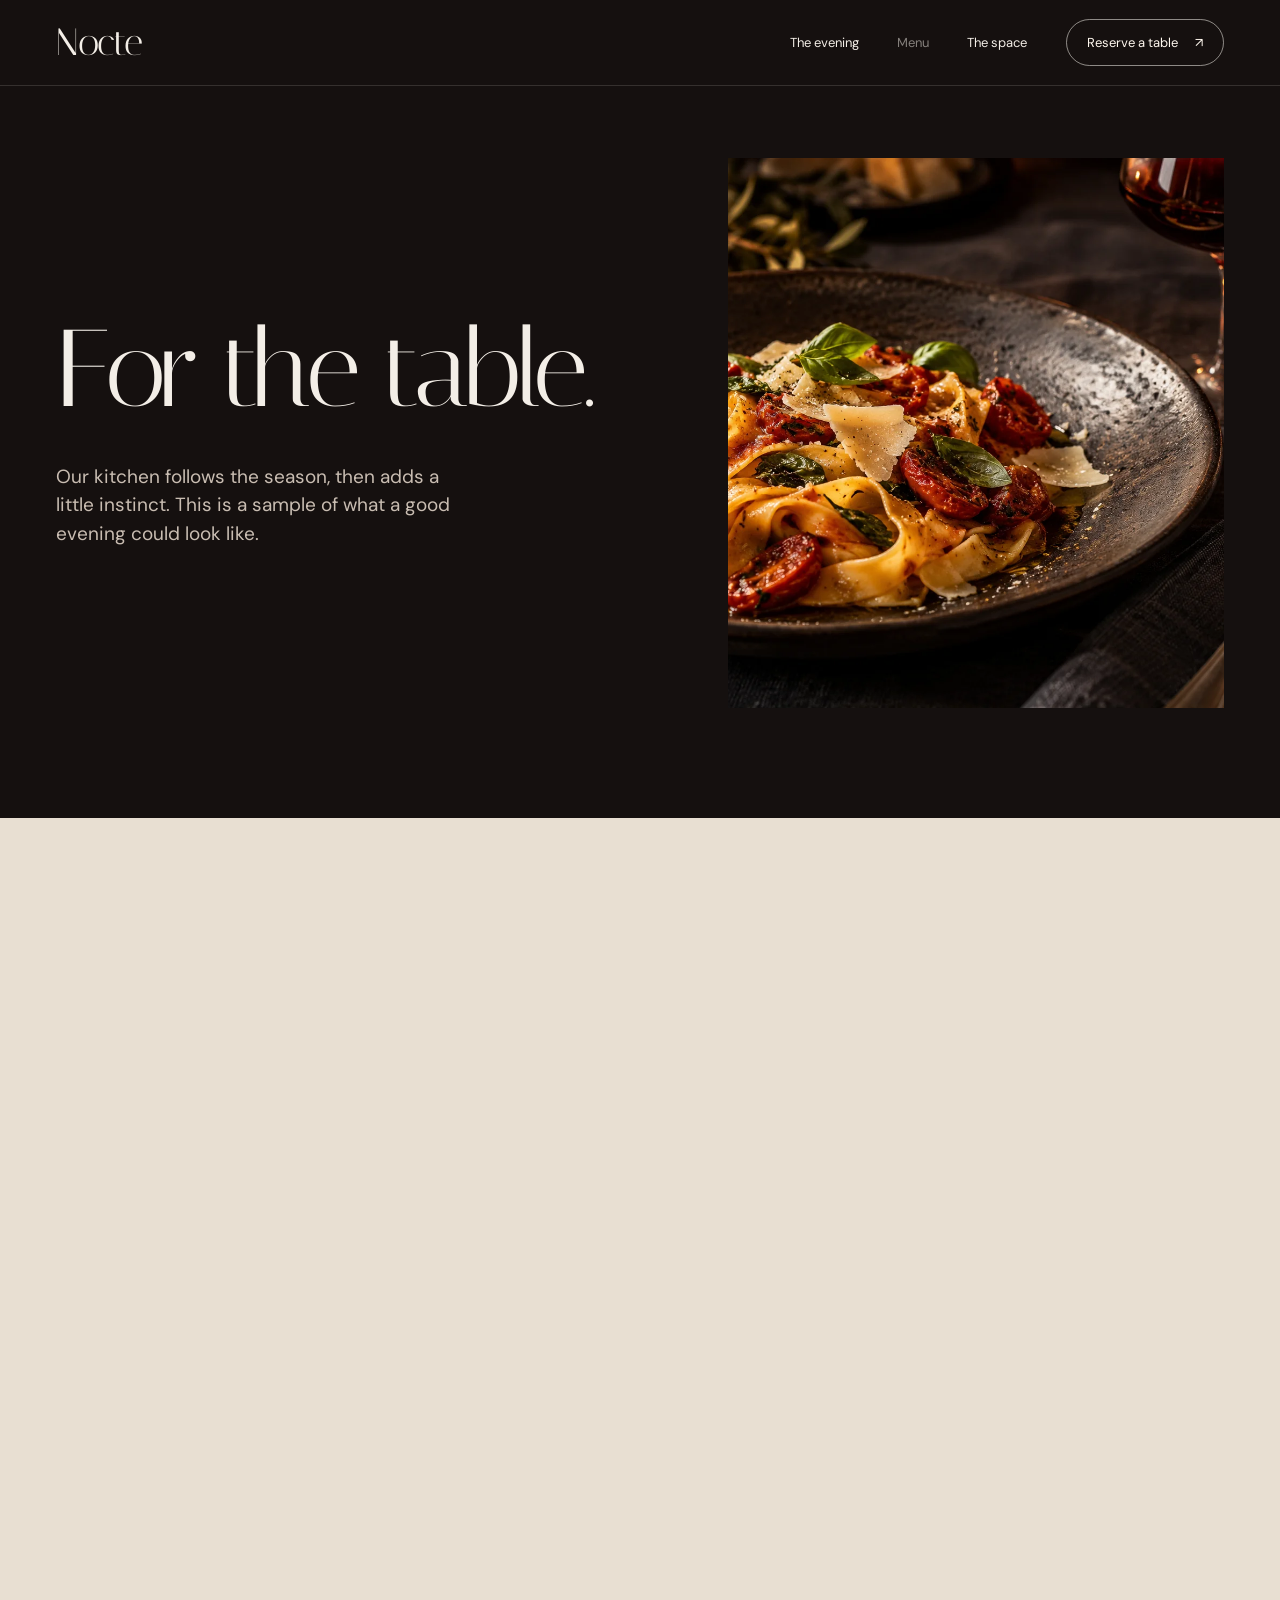
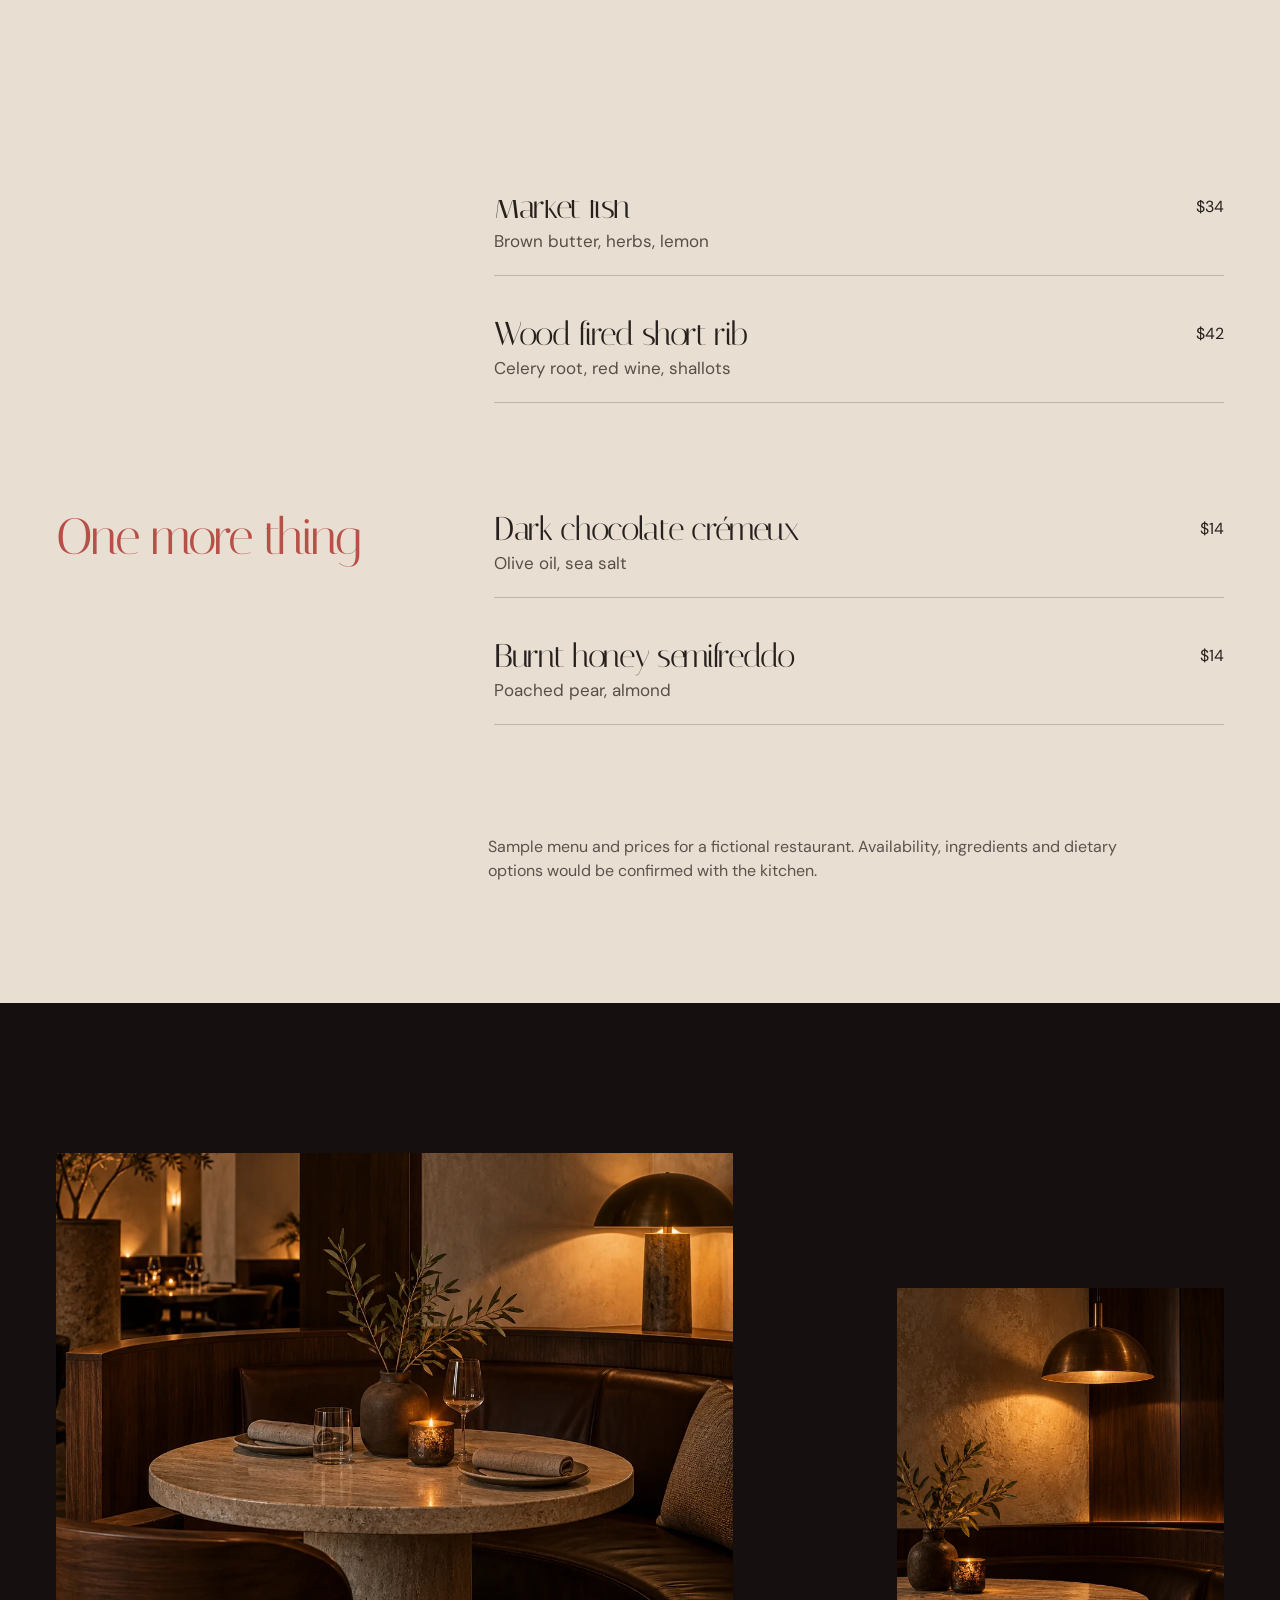
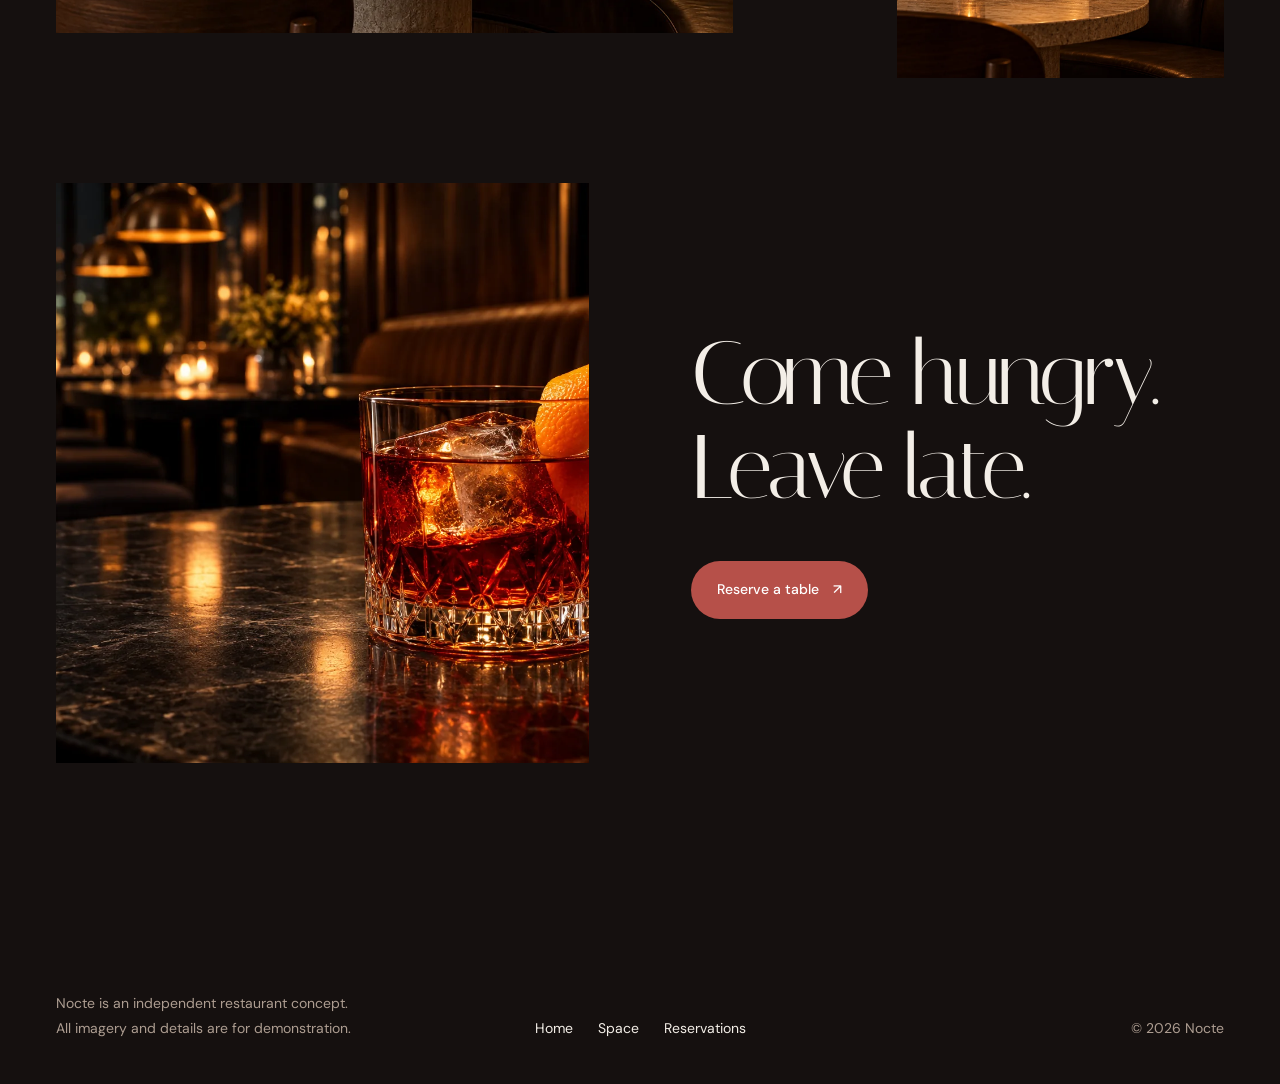
<file: restaurant/menu.html>
<!doctype html>
<html lang="en">
<head>
  <meta charset="utf-8"><meta name="viewport" content="width=device-width, initial-scale=1"><meta name="theme-color" content="#0d0d0c">
  <meta name="description" content="Explore a sample seasonal dinner and drinks menu for Nocte restaurant concept.">
  <title>Menu — Nocte</title>
  <link rel="preconnect" href="https://fonts.googleapis.com"><link rel="preconnect" href="https://fonts.gstatic.com" crossorigin><link href="https://fonts.googleapis.com/css2?family=DM+Sans:wght@400;500;600&family=Italiana&display=swap" rel="stylesheet"><link rel="stylesheet" href="styles.css"><link rel="stylesheet" href="editorial.css"><script defer src="site.js"></script>
</head>
<body data-page="menu"><a class="skip-link" href="#main">Skip to content</a><div class="page-transition" aria-hidden="true"></div>
  <header class="site-header"><a class="brand" href="index.html" aria-label="Nocte home">Nocte</a><button class="menu-toggle" type="button" aria-expanded="false" aria-controls="site-nav" aria-label="Open menu"><span></span><span></span></button><nav id="site-nav" class="site-nav" aria-label="Main navigation"><a href="index.html">The evening</a><a class="active" aria-current="page" href="menu.html">Menu</a><a href="space.html">The space</a><a class="nav-reserve" href="reserve.html">Reserve a table <span aria-hidden="true">↗</span></a></nav></header>
  <main id="main">
    <section class="page-hero menu-hero section-wrap"><div><h1 class="reveal">For the table.</h1><p class="reveal">Our kitchen follows the season, then adds a little instinct. This is a sample of what a good evening could look like.</p></div><div class="menu-hero-image media-frame reveal"><img src="assets/dish.webp" alt="Seasonal dish from the Nocte sample menu" fetchpriority="high"></div></section>
    <section class="menu-content section-wrap" aria-labelledby="menu-title"><div class="menu-intro"><h2 id="menu-title">Dinner menu</h2><p>A few things to begin with. A few reasons to stay.</p></div>
      <div class="menu-tabs" role="tablist" aria-label="Menu categories"><button class="menu-tab active" id="tab-food" type="button" role="tab" aria-selected="true" aria-controls="panel-food" data-tab="food">Food</button><button class="menu-tab" id="tab-drinks" type="button" role="tab" aria-selected="false" aria-controls="panel-drinks" data-tab="drinks">Drinks</button></div>
      <div class="menu-panel active" id="panel-food" role="tabpanel" aria-labelledby="tab-food">
        <div class="menu-group"><h3>To begin</h3><div class="menu-list"><article class="menu-item"><div><h4>Whipped ricotta</h4><p>Roasted grapes, thyme, sourdough</p></div><span>$15</span></article><article class="menu-item"><div><h4>Heirloom tomatoes</h4><p>Stone fruit, basil, aged vinegar</p></div><span>$17</span></article><article class="menu-item"><div><h4>Steak tartare</h4><p>Smoked egg yolk, capers, crisp potato</p></div><span>$22</span></article></div></div>
        <div class="menu-group"><h3>Stay awhile</h3><div class="menu-list"><article class="menu-item"><div><h4>Hand cut pappardelle</h4><p>Slow roasted tomatoes, basil, aged parmesan</p></div><span>$28</span></article><article class="menu-item"><div><h4>Market fish</h4><p>Brown butter, herbs, lemon</p></div><span>$34</span></article><article class="menu-item"><div><h4>Wood fired short rib</h4><p>Celery root, red wine, shallots</p></div><span>$42</span></article></div></div>
        <div class="menu-group"><h3>One more thing</h3><div class="menu-list"><article class="menu-item"><div><h4>Dark chocolate crémeux</h4><p>Olive oil, sea salt</p></div><span>$14</span></article><article class="menu-item"><div><h4>Burnt honey semifreddo</h4><p>Poached pear, almond</p></div><span>$14</span></article></div></div>
      </div>
      <div class="menu-panel" id="panel-drinks" role="tabpanel" aria-labelledby="tab-drinks" hidden><div class="menu-group"><h3>Cocktails</h3><div class="menu-list"><article class="menu-item"><div><h4>Afterglow</h4><p>Gin, apricot, lemon, dry vermouth</p></div><span>$18</span></article><article class="menu-item"><div><h4>Night Orchard</h4><p>Bourbon, apple, amaro, bitters</p></div><span>$19</span></article><article class="menu-item"><div><h4>Almost Midnight</h4><p>Non-alcoholic spirit, blackberry, rosemary</p></div><span>$16</span></article></div></div><div class="menu-group"><h3>By the glass</h3><div class="menu-list"><article class="menu-item"><div><h4>Rotating sparkling</h4><p>Ask us what is open tonight</p></div><span>From $17</span></article><article class="menu-item"><div><h4>White, rosé & red</h4><p>Small growers, thoughtful selections</p></div><span>From $16</span></article></div></div></div>
      <p class="menu-note">Sample menu and prices for a fictional restaurant. Availability, ingredients and dietary options would be confirmed with the kitchen.</p>
    </section>
    <section class="menu-photos section-wrap" aria-label="From the table"><div class="media-frame reveal"><img src="assets/table.webp" alt="A warmly lit dining table ready for two" loading="lazy"></div><div class="media-frame reveal"><img src="assets/detail.webp" alt="Bronze pendant and textured restaurant materials" loading="lazy"></div></section>
    <section class="menu-outro section-wrap"><div class="media-frame"><img src="assets/drink.webp" alt="Cocktail at a low lit table" loading="lazy"></div><div><p>Come hungry.<br>Leave late.</p><a class="button-solid" href="reserve.html">Reserve a table <span aria-hidden="true">↗</span></a></div></section>
  </main>
  <footer class="site-footer"><div><span>Nocte is an independent restaurant concept.</span><span>All imagery and details are for demonstration.</span></div><nav aria-label="Footer navigation"><a href="index.html">Home</a><a href="space.html">Space</a><a href="reserve.html">Reservations</a></nav><span>© 2026 Nocte</span></footer>
</body></html>
</file>
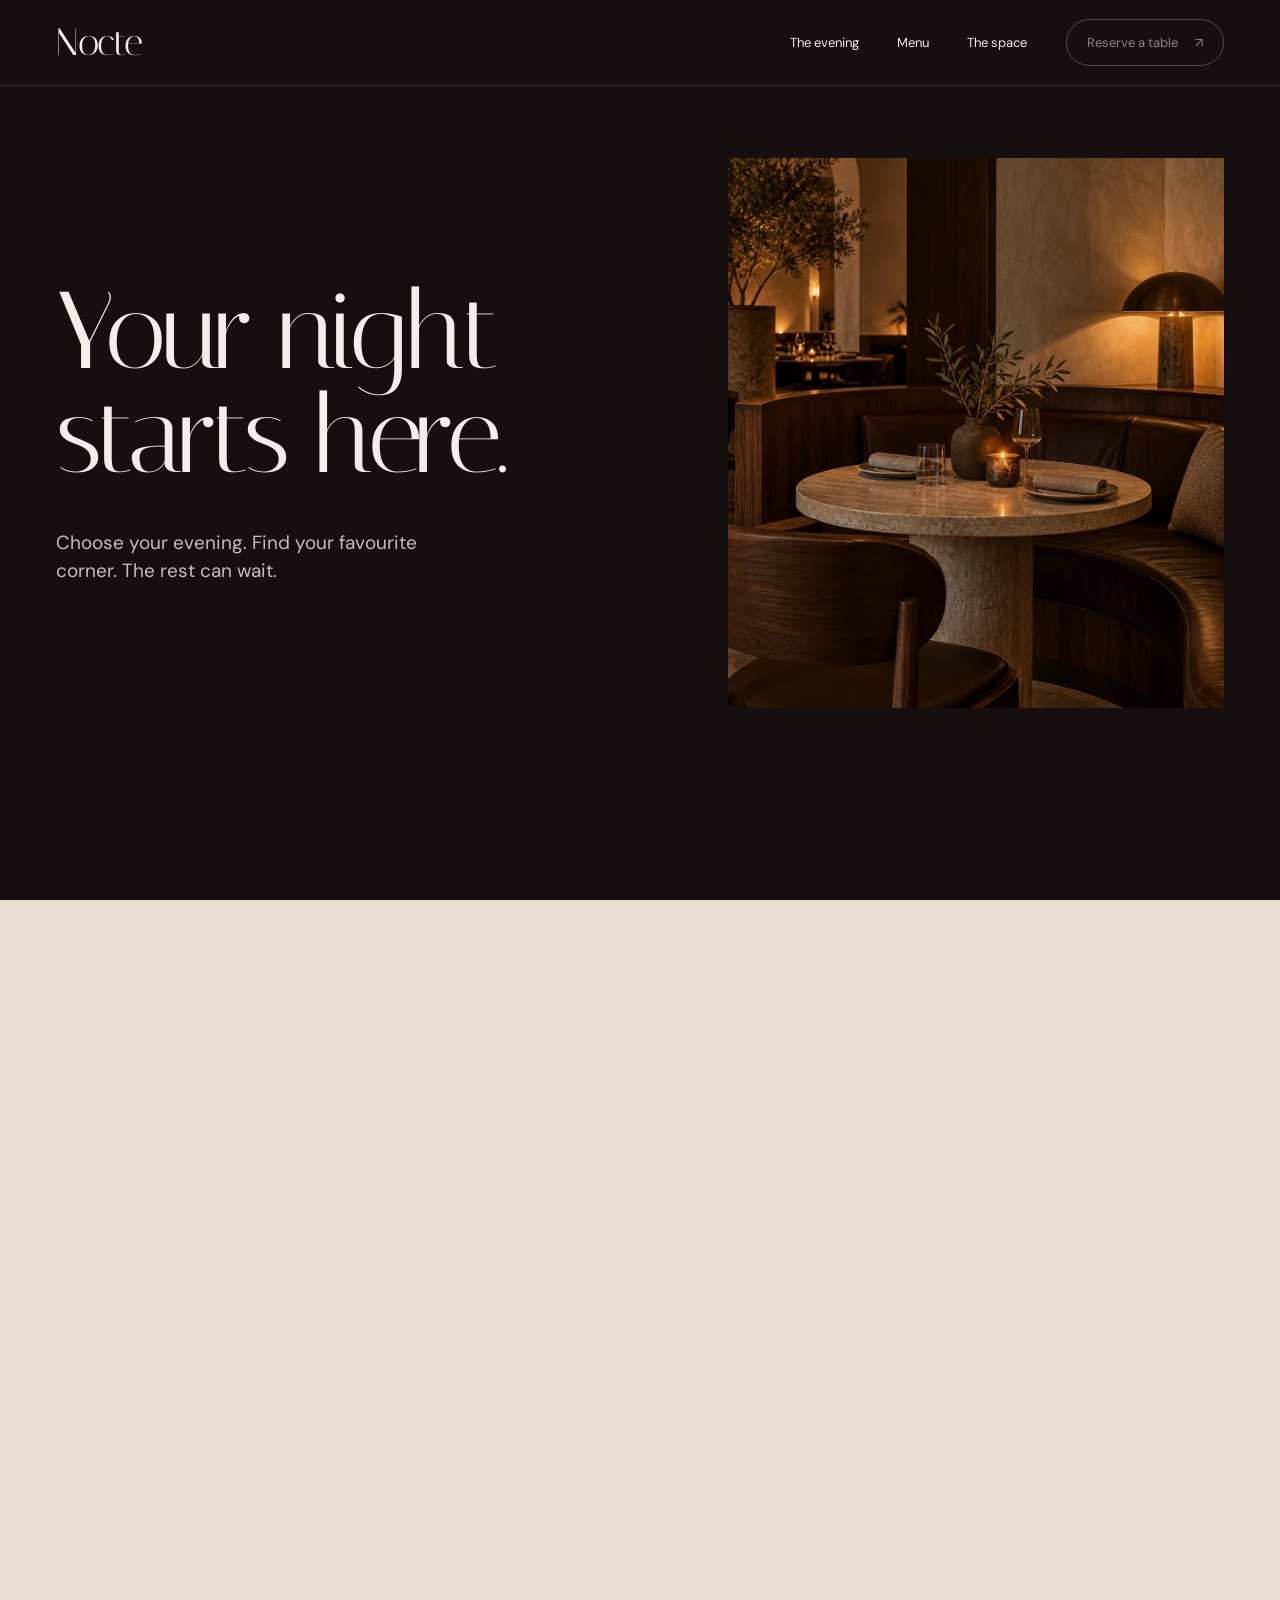
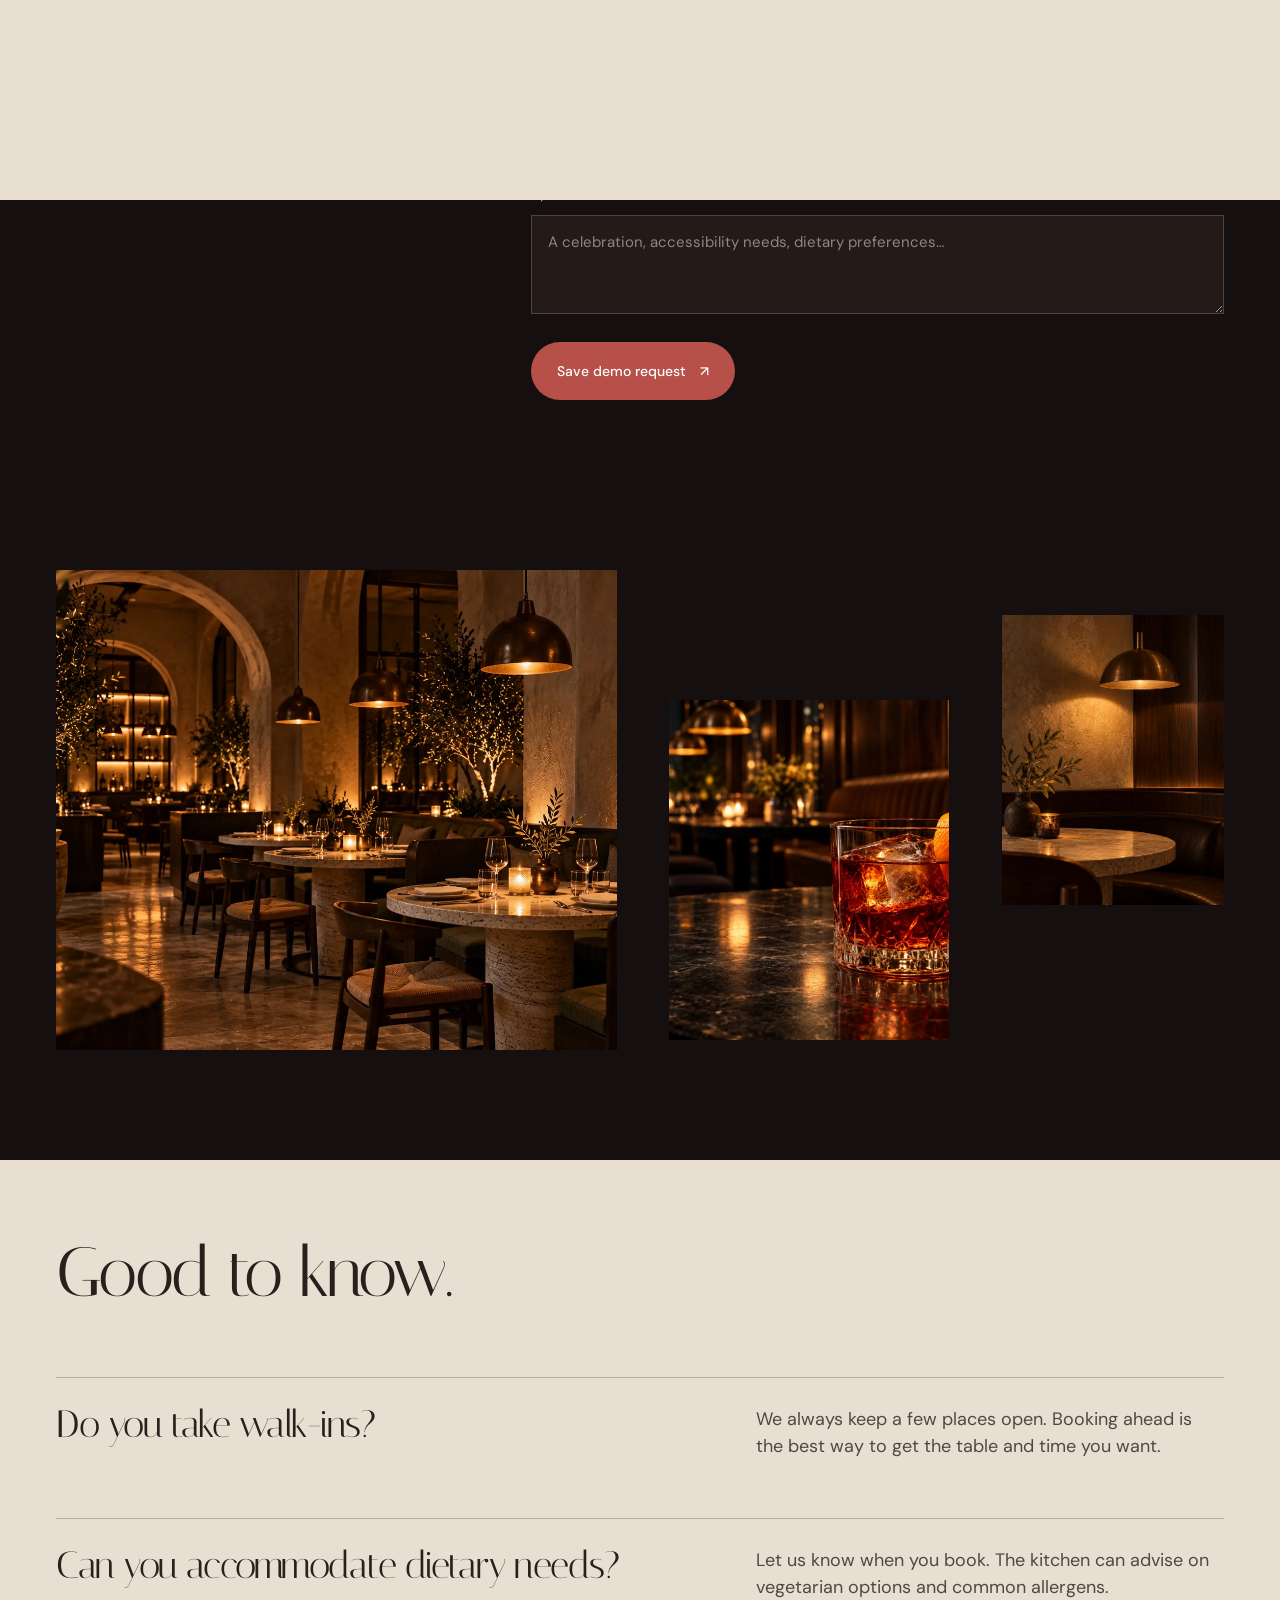
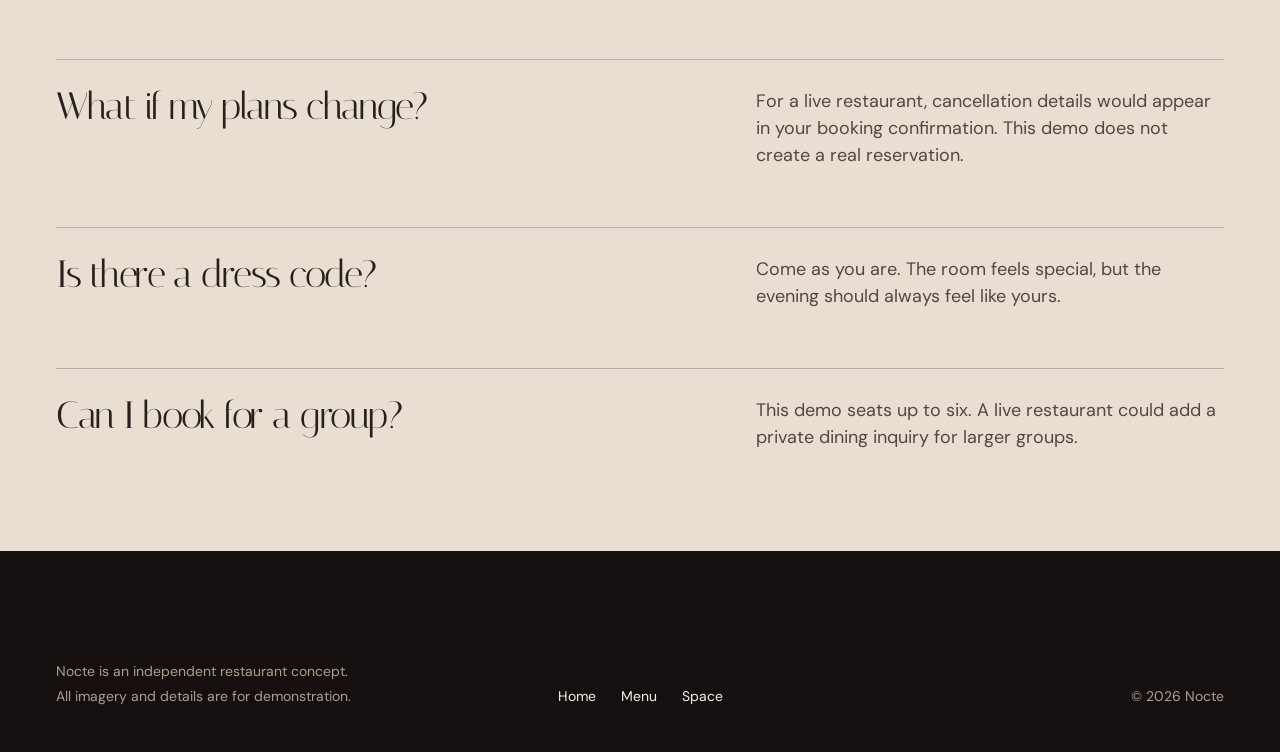
<file: restaurant/reserve.html>
<!doctype html>
<html lang="en"><head><meta charset="utf-8"><meta name="viewport" content="width=device-width, initial-scale=1"><meta name="theme-color" content="#0d0d0c"><meta name="description" content="Choose an evening and a table at Nocte, a fictional restaurant booking experience."><title>Reservations — Nocte</title><link rel="preconnect" href="https://fonts.googleapis.com"><link rel="preconnect" href="https://fonts.gstatic.com" crossorigin><link href="https://fonts.googleapis.com/css2?family=DM+Sans:wght@400;500;600&family=Italiana&display=swap" rel="stylesheet"><link rel="stylesheet" href="styles.css"><link rel="stylesheet" href="editorial.css"><script defer src="site.js"></script></head>
<body data-page="reserve"><a class="skip-link" href="#main">Skip to content</a><div class="page-transition" aria-hidden="true"></div><header class="site-header"><a class="brand" href="index.html" aria-label="Nocte home">Nocte</a><button class="menu-toggle" type="button" aria-expanded="false" aria-controls="site-nav" aria-label="Open menu"><span></span><span></span></button><nav id="site-nav" class="site-nav" aria-label="Main navigation"><a href="index.html">The evening</a><a href="menu.html">Menu</a><a href="space.html">The space</a><a class="nav-reserve active" aria-current="page" href="reserve.html">Reserve a table <span aria-hidden="true">↗</span></a></nav></header>
<main id="main"><section class="reserve-heading section-wrap"><div><h1>Your night<br>starts here.</h1><p>Choose your evening. Find your favourite corner. The rest can wait.</p></div><div class="reserve-heading-img media-frame"><img src="assets/table.webp" alt="A table set for an evening at Nocte" fetchpriority="high"></div></section>
<section class="booking-section section-wrap" aria-labelledby="book-heading"><div class="booking-lead"><h2 id="book-heading">Find a table</h2><p>Pick a date and party size, then select a table in the room.</p><p class="demo-note">This is an interactive portfolio demo. No reservation is sent to a restaurant.</p></div>
  <form id="booking-form" class="booking-form" novalidate>
    <div class="form-grid"><label>Evening<input id="booking-date" name="date" type="date" required></label><label>Time<select id="booking-time" name="time" required><option value="">Choose a time</option><option>5:00 PM</option><option>5:30 PM</option><option>6:00 PM</option><option>6:30 PM</option><option>7:00 PM</option><option>7:30 PM</option><option>8:00 PM</option><option>8:30 PM</option><option>9:00 PM</option></select></label><label>Guests<select id="booking-guests" name="guests" required><option value="">Party size</option><option value="1">1 guest</option><option value="2">2 guests</option><option value="3">3 guests</option><option value="4">4 guests</option><option value="5">5 guests</option><option value="6">6 guests</option></select></label></div>
    <div class="floorplan-heading"><div><p id="table-hint">Choose a party size, then pick a table in the room.</p></div><span class="floorplan-key"><i></i> Available <i></i> Selected</span></div>
    <div class="floorplan" aria-label="Dining room table selection"><span class="floorplan-bar">Bar</span><span class="floorplan-entry">Entrance</span><span class="floorplan-window">Window</span><div class="floorplan-tables"><button type="button" class="table-choice" data-table="The nook" data-seats="2" aria-pressed="false"><span class="table-shape round"></span><span>The nook <small>2 seats</small></span></button><button type="button" class="table-choice" data-table="By the window" data-seats="2" aria-pressed="false"><span class="table-shape round"></span><span>By the window <small>2 seats</small></span></button><button type="button" class="table-choice" data-table="The centre" data-seats="4" aria-pressed="false"><span class="table-shape square"></span><span>The centre <small>4 seats</small></span></button><button type="button" class="table-choice" data-table="The corner" data-seats="4" aria-pressed="false"><span class="table-shape square"></span><span>The corner <small>4 seats</small></span></button><button type="button" class="table-choice" data-table="The long table" data-seats="6" aria-pressed="false"><span class="table-shape long"></span><span>The long table <small>6 seats</small></span></button></div></div>
    <div class="form-grid contact-grid"><label>Your name<input id="booking-name" name="name" type="text" autocomplete="name" maxlength="80" placeholder="Name" required></label><label>Email address<input id="booking-email" name="email" type="email" autocomplete="email" placeholder="you@example.com" required></label><label>Phone <span class="optional">optional</span><input id="booking-phone" name="phone" type="tel" autocomplete="tel" placeholder="Phone number"></label></div>
    <label class="note-label">Anything we should know? <span class="optional">optional</span><textarea id="booking-note" name="note" rows="3" maxlength="300" placeholder="A celebration, accessibility needs, dietary preferences…"></textarea></label>
    <div class="booking-submit"><p id="booking-error" class="form-error" role="alert" hidden></p><button class="button-solid" type="submit">Save demo request <span aria-hidden="true">↗</span></button></div>
  </form><div id="booking-success" class="booking-success" role="status" tabindex="-1" hidden><span class="success-mark" aria-hidden="true">N</span><h3>Your evening is saved.</h3><p id="booking-summary"></p><p>This demo request is stored only in this browser. A live restaurant site would connect this step to its reservation system.</p><button id="book-again" class="text-link" type="button">Plan another evening <span aria-hidden="true">↗</span></button></div>
</section>
<section class="reserve-scenes section-wrap" aria-label="An evening at Nocte"><div class="media-frame reveal"><img src="assets/room.webp" alt="Warmly lit tables in the dining room" loading="lazy"></div><div class="media-frame reveal"><img src="assets/drink.webp" alt="A cocktail served by candlelight" loading="lazy"></div><div class="media-frame reveal"><img src="assets/detail.webp" alt="Interior material detail in warm light" loading="lazy"></div></section>
<section class="faq-section section-wrap" aria-labelledby="faq-heading"><h2 id="faq-heading">Good to know.</h2><div class="faq-list"><div class="faq-row"><h3>Do you take walk-ins?</h3><p>We always keep a few places open. Booking ahead is the best way to get the table and time you want.</p></div><div class="faq-row"><h3>Can you accommodate dietary needs?</h3><p>Let us know when you book. The kitchen can advise on vegetarian options and common allergens.</p></div><div class="faq-row"><h3>What if my plans change?</h3><p>For a live restaurant, cancellation details would appear in your booking confirmation. This demo does not create a real reservation.</p></div><div class="faq-row"><h3>Is there a dress code?</h3><p>Come as you are. The room feels special, but the evening should always feel like yours.</p></div><div class="faq-row"><h3>Can I book for a group?</h3><p>This demo seats up to six. A live restaurant could add a private dining inquiry for larger groups.</p></div></div></section>
</main><footer class="site-footer"><div><span>Nocte is an independent restaurant concept.</span><span>All imagery and details are for demonstration.</span></div><nav aria-label="Footer navigation"><a href="index.html">Home</a><a href="menu.html">Menu</a><a href="space.html">Space</a></nav><span>© 2026 Nocte</span></footer></body></html>
</file>
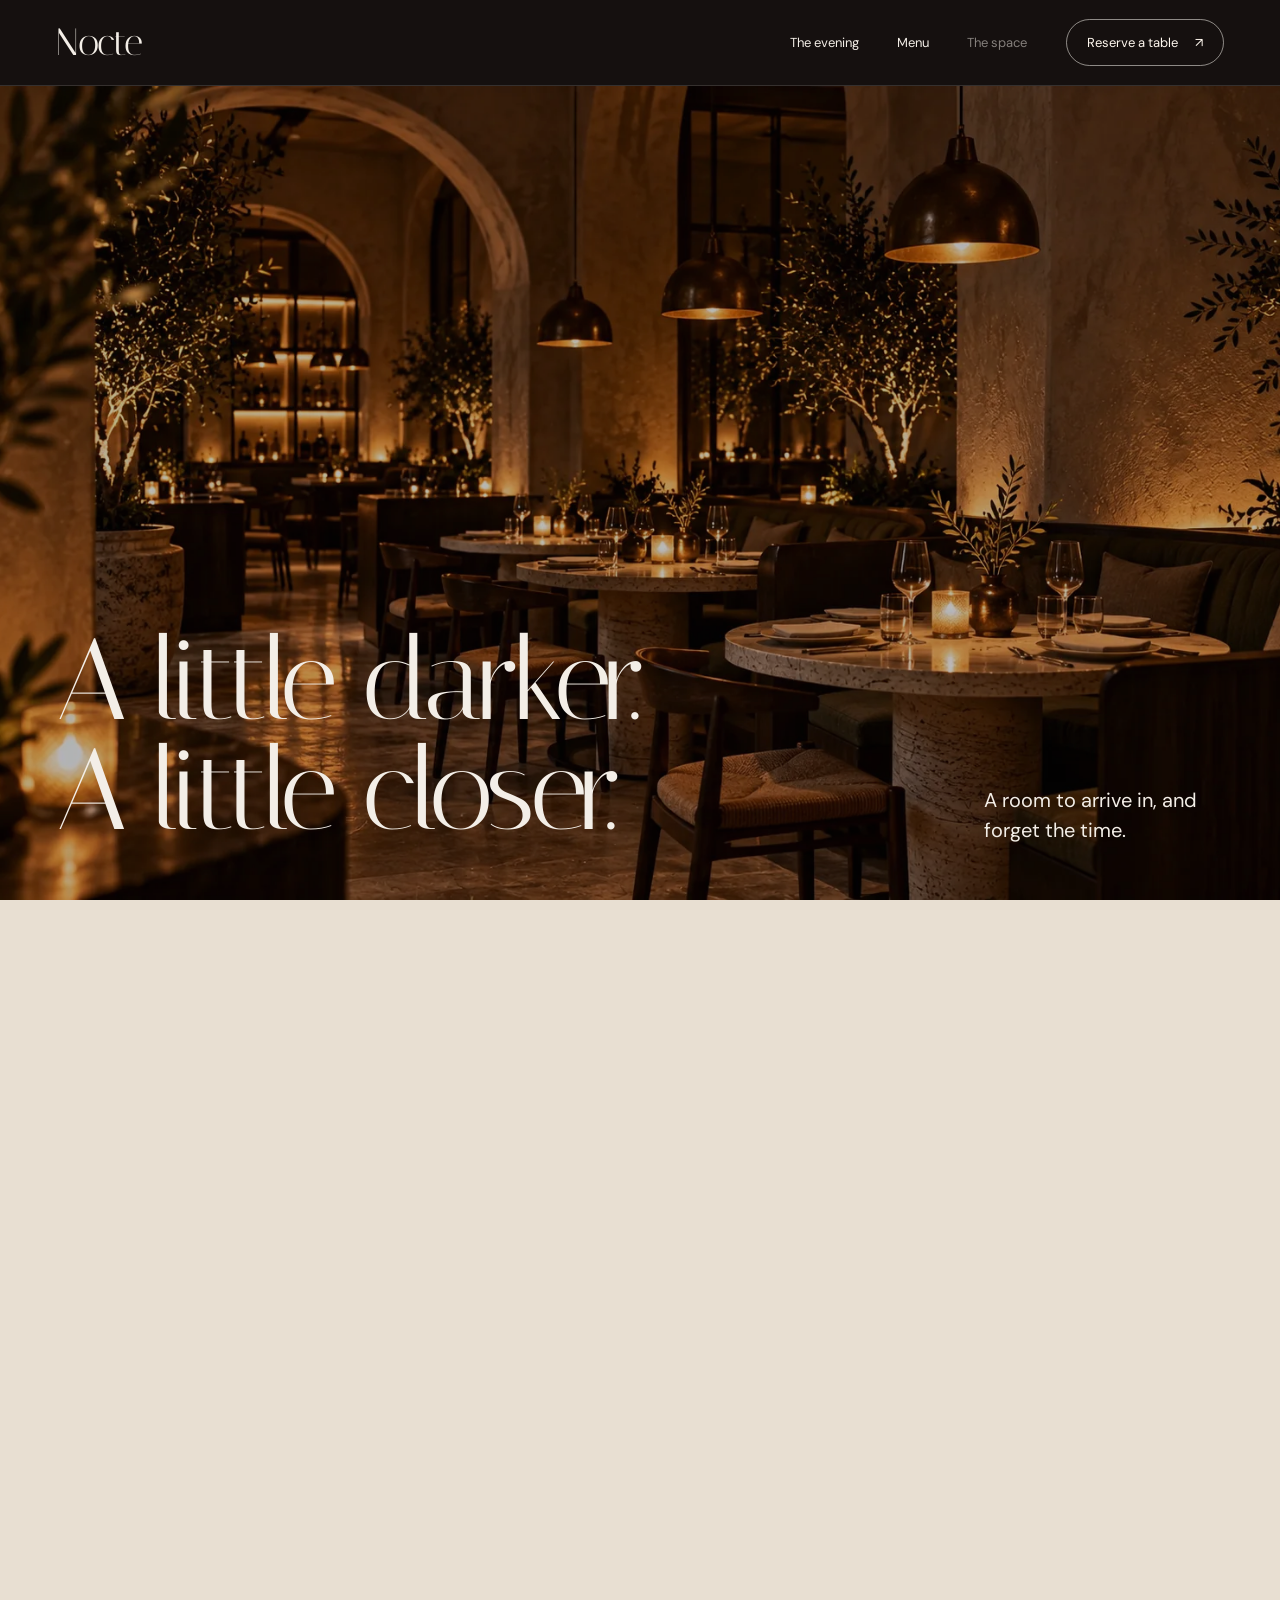
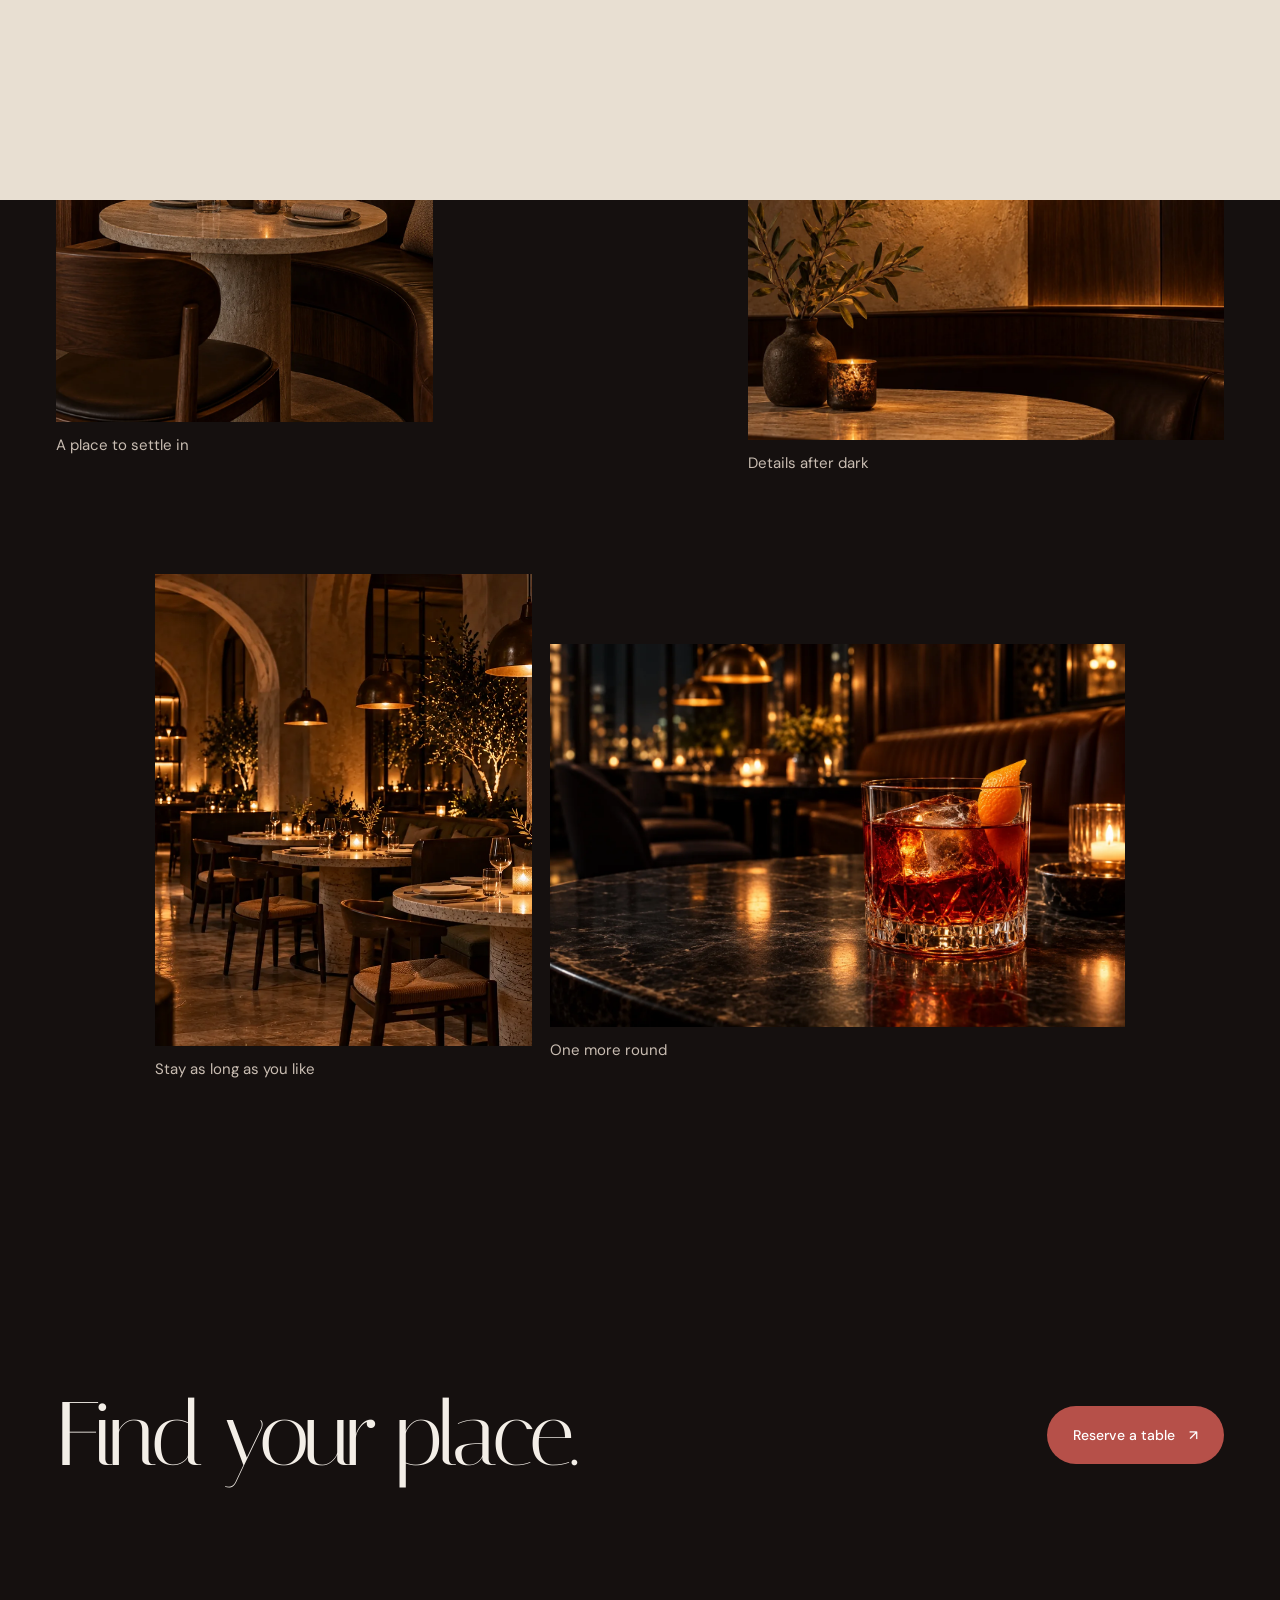
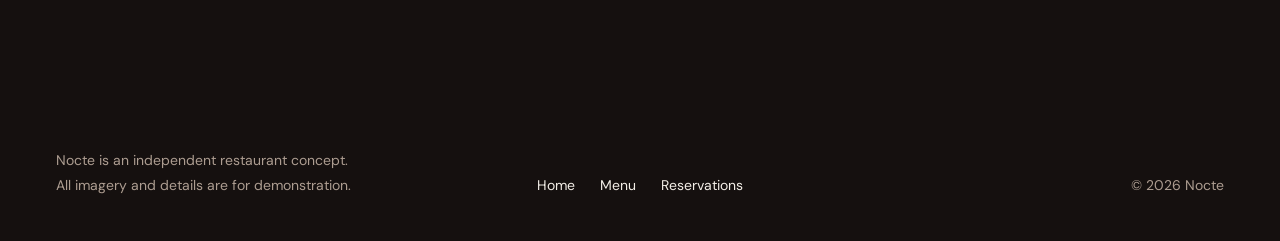
<file: restaurant/space.html>
<!doctype html>
<html lang="en"><head><meta charset="utf-8"><meta name="viewport" content="width=device-width, initial-scale=1"><meta name="theme-color" content="#0d0d0c"><meta name="description" content="Take a look inside Nocte: a fictional dining space designed for long evenings."><title>The space — Nocte</title><link rel="preconnect" href="https://fonts.googleapis.com"><link rel="preconnect" href="https://fonts.gstatic.com" crossorigin><link href="https://fonts.googleapis.com/css2?family=DM+Sans:wght@400;500;600&family=Italiana&display=swap" rel="stylesheet"><link rel="stylesheet" href="styles.css"><link rel="stylesheet" href="editorial.css"><script defer src="site.js"></script></head>
<body data-page="space"><a class="skip-link" href="#main">Skip to content</a><div class="page-transition" aria-hidden="true"></div><header class="site-header"><a class="brand" href="index.html" aria-label="Nocte home">Nocte</a><button class="menu-toggle" type="button" aria-expanded="false" aria-controls="site-nav" aria-label="Open menu"><span></span><span></span></button><nav id="site-nav" class="site-nav" aria-label="Main navigation"><a href="index.html">The evening</a><a href="menu.html">Menu</a><a class="active" aria-current="page" href="space.html">The space</a><a class="nav-reserve" href="reserve.html">Reserve a table <span aria-hidden="true">↗</span></a></nav></header>
<main id="main"><section class="space-hero"><div class="media-frame"><img src="assets/room.webp" alt="A warmly illuminated restaurant dining room" fetchpriority="high"></div><div class="space-hero-content section-wrap"><h1>A little darker.<br>A little closer.</h1><p>A room to arrive in, and forget the time.</p></div></section>
<section class="space-statement section-wrap"><p class="reveal">The light settles. Time makes room for another story.</p></section>
<section class="gallery-section section-wrap" aria-label="Inside Nocte gallery"><figure class="gallery-one reveal"><img src="assets/table.webp" alt="Intimate table setting inside the restaurant" loading="lazy"><figcaption>A place to settle in</figcaption></figure><figure class="gallery-two reveal"><img src="assets/detail.webp" alt="Close detail of materials and warm restaurant lighting" loading="lazy"><figcaption>Details after dark</figcaption></figure><figure class="gallery-three reveal"><img src="assets/drink.webp" alt="Drink served in the restaurant's evening atmosphere" loading="lazy"><figcaption>One more round</figcaption></figure><figure class="gallery-four reveal"><img src="assets/room.webp" alt="View across the dining room" loading="lazy"><figcaption>Stay as long as you like</figcaption></figure></section>
<section class="space-close section-wrap"><p class="reveal">Find your place.</p><a class="button-solid reveal" href="reserve.html">Reserve a table <span aria-hidden="true">↗</span></a></section></main>
<footer class="site-footer"><div><span>Nocte is an independent restaurant concept.</span><span>All imagery and details are for demonstration.</span></div><nav aria-label="Footer navigation"><a href="index.html">Home</a><a href="menu.html">Menu</a><a href="reserve.html">Reservations</a></nav><span>© 2026 Nocte</span></footer></body></html>
</file>
<file: portfolio.css>
:root{color-scheme:light;--ink:#1c261f;--paper:#e9e5dc;--cream:#f4f1ea;--line:#b8bbaf;--accent:#718774}*{box-sizing:border-box}html{scroll-behavior:smooth}body{margin:0;background:var(--paper);color:var(--ink);font-family:'DM Sans',sans-serif}a{color:inherit;text-decoration:none}img{display:block;width:100%;height:100%;object-fit:cover}.skip{position:absolute;left:-9999px;top:10px;background:#fff;padding:12px;z-index:10}.skip:focus{left:10px}.site-header{height:88px;padding:0 clamp(24px,5vw,88px);display:flex;align-items:center;justify-content:space-between;border-bottom:1px solid var(--line);gap:24px}.identity{font-weight:700;font-size:18px;letter-spacing:-.06em;white-space:nowrap}.identity-dot{color:#728c72}.site-header nav{display:flex;gap:32px;font-size:12px;text-transform:uppercase;letter-spacing:.11em}.site-header a:hover,.project-meta>a:hover,.approach a:hover{color:#59725d}.header-link{font-size:12px;text-transform:uppercase;letter-spacing:.11em;border-bottom:1px solid currentColor;padding-bottom:5px;white-space:nowrap}.intro{min-height:min(850px,90vh);padding:32px clamp(24px,5vw,88px) 68px;display:flex;flex-direction:column;justify-content:space-between}.intro-top,.intro-bottom{display:flex;align-items:flex-start;justify-content:space-between;gap:24px}.eyebrow,.index-mark,.project-number{font-size:11px;text-transform:uppercase;letter-spacing:.16em;font-weight:700}.index-mark{color:#6c796d}.intro h1{font-family:'Instrument Serif',serif;font-weight:400;font-size:clamp(84px,12.4vw,208px);line-height:.84;letter-spacing:-.065em;margin:70px 0 60px}.intro h1 em,.approach h2 em{font-weight:400;color:#78927b}.intro-bottom p{max-width:550px;font-size:clamp(18px,1.55vw,24px);line-height:1.48;letter-spacing:-.025em;margin:0}.round-arrow{width:76px;height:76px;border:1px solid var(--ink);border-radius:50%;display:grid;place-items:center;font-size:30px;transition:background .25s,color .25s,transform .25s}.round-arrow:hover{background:var(--ink);color:var(--paper);transform:translateY(5px)}.work{background:var(--cream);padding:120px clamp(24px,5vw,88px) 100px}.section-heading{display:grid;grid-template-columns:1fr 2fr;align-items:start;border-top:1px solid var(--line);padding-top:25px;margin-bottom:70px}.section-heading h2{font-family:'Instrument Serif',serif;font-weight:400;font-size:clamp(52px,6vw,90px);line-height:.98;letter-spacing:-.045em;margin:0}.project-grid{display:grid;grid-template-columns:1fr 1fr;gap:82px 22px}.project-featured{grid-column:1/-1}.project-visual{display:block;position:relative;overflow:hidden;background:#c5cbbf;aspect-ratio:1.35}.project-featured .project-visual{aspect-ratio:2.05}.project-visual img{transition:transform .8s cubic-bezier(.2,.7,.2,1),filter .8s}.project-visual:hover img{transform:scale(1.04);filter:brightness(.85)}.visual-restaurant{background:#111}.visual-restaurant img{object-position:center 45%}.visual-hospitality img{object-position:center 55%}.visual-commerce img{object-position:center}.visual-crm{padding:6%;background:#d7ded9}.visual-crm img{object-fit:contain;box-shadow:0 20px 40px #35463928}.view-label{position:absolute;right:22px;bottom:22px;background:var(--cream);padding:12px 16px;text-transform:uppercase;letter-spacing:.1em;font-size:10px;font-weight:700;opacity:0;transform:translateY(10px);transition:opacity .25s,transform .25s}.project-visual:hover .view-label,.project-visual:focus-visible .view-label{opacity:1;transform:translateY(0)}.project-meta{display:flex;align-items:start;justify-content:space-between;border-top:1px solid var(--ink);padding-top:19px;margin-top:18px;gap:20px}.project-number{color:#6a7c6c}.project-meta h3{font-family:'Instrument Serif',serif;font-size:clamp(40px,4.5vw,68px);font-weight:400;line-height:1;margin:18px 0 10px;letter-spacing:-.04em}.project-meta p{max-width:530px;font-size:14px;line-height:1.6;color:#59645b;margin:0}.project-meta>a{font-size:36px;line-height:1}.concept-note{margin:90px 0 0;font-size:12px;color:#667267;max-width:470px;line-height:1.65}.approach{padding:110px clamp(24px,5vw,88px) 130px;display:grid;grid-template-columns:1fr 1fr;gap:26px;border-top:1px solid var(--line)}.approach .eyebrow{grid-column:1/-1}.approach h2{font-family:'Instrument Serif',serif;font-size:clamp(60px,7vw,110px);font-weight:400;line-height:.9;letter-spacing:-.05em;margin:40px 0 0}.approach p{font-size:20px;line-height:1.55;max-width:520px;align-self:end;margin:0}.approach a{grid-column:2;justify-self:start;margin-top:32px;border-bottom:1px solid currentColor;padding-bottom:6px;text-transform:uppercase;letter-spacing:.1em;font-size:12px;font-weight:700}footer{padding:26px clamp(24px,5vw,88px);border-top:1px solid var(--line);display:flex;gap:20px;justify-content:space-between;font-size:11px;text-transform:uppercase;letter-spacing:.1em}footer a:hover{text-decoration:underline}@media(max-width:760px){.site-header{height:72px}.site-header nav{display:none}.header-link{font-size:10px}.intro{min-height:680px}.intro h1{font-size:clamp(74px,16vw,130px);margin:80px 0}.intro-bottom{align-items:end}.intro-bottom p{font-size:17px}.round-arrow{width:52px;height:52px;flex:none}.work{padding-top:80px}.section-heading{grid-template-columns:1fr;gap:30px}.project-grid{grid-template-columns:1fr;gap:62px}.project-featured{grid-column:auto}.project-featured .project-visual,.project-visual{aspect-ratio:1.15}.project-meta h3{font-size:46px}.view-label{opacity:1;transform:none}.approach{grid-template-columns:1fr;padding-top:80px;padding-bottom:90px}.approach .eyebrow,.approach a{grid-column:1}.approach h2{margin:20px 0}.approach p{font-size:18px}footer{flex-wrap:wrap}.concept-note{margin-top:65px}}@media(prefers-reduced-motion:reduce){html{scroll-behavior:auto}.project-visual img,.round-arrow,.view-label{transition:none}}
</file>
<file: atelier/styles.css>
:root{--navy:#193741;--navy-dark:#112b32;--paper:#ebe7e1;--white:#f7f5f0;--ink:#193741;--muted:#546b70;--accent:#eac486;--serif:'Instrument Serif',Georgia,serif;--sans:'DM Sans',Arial,sans-serif;--pad:clamp(22px,4.5vw,76px)}
*{box-sizing:border-box}html{scroll-behavior:smooth}body{margin:0;background:var(--white);color:var(--ink);font:400 16px/1.55 var(--sans)}body.is-locked{overflow:hidden}button,input,select,textarea{font:inherit}button{cursor:pointer}a{color:inherit;text-decoration:none}img{display:block;width:100%;height:100%;object-fit:cover}h1,h2,h3,p,figure{margin:0}h1,h2,h3{font-weight:400}::selection{background:var(--accent);color:var(--navy-dark)}:focus-visible{outline:3px solid var(--accent);outline-offset:4px}[hidden]{display:none!important}.skip-link{position:fixed;top:-100px;left:20px;z-index:100;padding:12px 18px;background:var(--white);color:var(--ink)}.skip-link:focus{top:20px}
.site-header{height:88px;padding:0 var(--pad);display:flex;align-items:center;justify-content:space-between;gap:30px;background:var(--white);position:relative;z-index:30}.brand{display:flex;align-items:center;gap:13px;white-space:nowrap}.brand-mark{display:flex;align-items:center;justify-content:center;border:1.5px solid var(--ink);border-radius:50%;width:35px;height:35px;font:20px/1 var(--serif)}.brand-mark span{color:#a88658}.brand-name{font:30px/1 var(--serif);letter-spacing:-.025em}.desktop-nav{display:flex;gap:clamp(24px,3vw,52px);font-size:14px;font-weight:500}.desktop-nav a{position:relative}.desktop-nav a:after{content:'';position:absolute;left:0;right:100%;bottom:-7px;height:1px;background:currentColor;transition:right .25s}.desktop-nav a:hover:after,.desktop-nav a[aria-current=page]:after{right:0}.text-button{border:0;background:none;color:var(--ink);font-size:14px;font-weight:700;padding:9px 0;border-bottom:1px solid currentColor;white-space:nowrap;transition:opacity .2s}.text-button:hover{opacity:.62}.text-button span{margin-left:18px}.menu-toggle{display:none;width:44px;height:44px;border:0;background:none;padding:12px;color:var(--ink)}.menu-toggle span{display:block;height:2px;background:currentColor;margin:6px 0;transition:transform .25s}.menu-toggle[aria-expanded=true] span:first-child{transform:translateY(4px) rotate(45deg)}.menu-toggle[aria-expanded=true] span:last-child{transform:translateY(-4px) rotate(-45deg)}.mobile-nav{position:absolute;z-index:29;top:88px;left:0;right:0;padding:24px var(--pad) 34px;background:var(--white);display:flex;flex-direction:column;gap:22px}.mobile-nav a{font:40px/1 var(--serif)}.mobile-nav button{align-self:flex-start;background:var(--navy);color:var(--white);border:0;padding:15px 20px;font-size:14px}
.section-wrap{padding-left:var(--pad);padding-right:var(--pad)}.arrow-link{display:inline-flex;align-items:center;justify-content:space-between;gap:35px;padding-bottom:8px;border-bottom:1px solid currentColor;font-size:14px;font-weight:700;transition:gap .25s}.arrow-link:hover{gap:50px}.arrow-link-light{color:var(--white)}.solid-button{display:inline-flex;align-items:center;justify-content:space-between;gap:38px;border:0;background:var(--white);color:var(--navy);padding:18px 22px;min-width:240px;font-size:14px;font-weight:700;transition:transform .25s,background .25s}.solid-button:hover{transform:translateY(-3px);background:#fff}
.home-hero{position:relative;min-height:min(870px,calc(100svh - 88px));height:calc(100svh - 88px);overflow:hidden;color:var(--white);background:var(--navy)}.home-hero-media{position:absolute;inset:0}.home-hero-media:after{content:'';position:absolute;inset:35% 0 0;background:linear-gradient(transparent,rgba(4,22,27,.68))}.home-hero-media img{object-position:center 56%;animation:hero-arrive 1.5s cubic-bezier(.2,.8,.2,1) both}.home-hero-content{position:relative;z-index:1;height:100%;padding:clamp(32px,5vw,76px) var(--pad) 40px;display:flex;flex-direction:column;justify-content:space-between}.hero-place{font-size:14px}.home-hero h1{font:400 clamp(92px,12vw,210px)/.8 var(--serif);letter-spacing:-.065em;margin:auto 0 4vh}.hero-bottom{display:flex;justify-content:space-between;align-items:end;gap:24px;font-size:17px}.hero-bottom p{max-width:400px}.hero-scroll{border-bottom:1px solid currentColor;padding-bottom:8px;font-size:14px;font-weight:600;display:flex;gap:50px;align-items:center;transition:gap .25s}.hero-scroll:hover{gap:65px}
.home-story{background:var(--paper);padding-top:clamp(120px,12vw,210px);padding-bottom:clamp(120px,13vw,220px);display:grid;grid-template-columns:32% 1fr;column-gap:7vw}.story-side{display:flex;flex-direction:column;justify-content:space-between;padding:18px 0 70px}.editorial-mark{font:400 clamp(80px,10vw,170px)/.79 var(--serif);letter-spacing:-.06em}.story-side p{font-size:15px;max-width:210px}.story-main{padding-left:4vw}.story-main h2,.suites-intro h2,.table-copy h2,.invitation-content h2{font:400 clamp(82px,9vw,150px)/.88 var(--serif);letter-spacing:-.055em}.story-lead{max-width:650px;margin:68px 0 45px 15%;font:400 clamp(25px,2.6vw,36px)/1.2 var(--serif)}.story-main .arrow-link{margin-left:15%}.story-image{grid-column:1/-1;margin-top:115px;height:clamp(400px,60vw,820px);position:relative;overflow:hidden}.story-image img{object-position:center 54%}.story-image figcaption{position:absolute;bottom:0;right:0;background:var(--paper);padding:14px 20px;font-size:13px}
.home-suites{background:var(--navy);color:var(--white);padding-top:clamp(105px,11vw,180px);padding-bottom:clamp(100px,10vw,170px)}.suites-intro{display:flex;justify-content:space-between;align-items:end;gap:60px;margin-bottom:80px}.suites-intro h2{font-size:clamp(86px,9.5vw,155px)}.suites-intro>div{max-width:260px;padding-bottom:12px}.suites-intro p{font-size:17px;margin-bottom:30px}.suite-diptych{display:grid;grid-template-columns:58% 42%;height:clamp(480px,55vw,780px)}.suite-tile{position:relative;display:block;overflow:hidden}.suite-tile img{transition:transform .8s cubic-bezier(.2,.8,.2,1)}.suite-tile:hover img{transform:scale(1.04)}.suite-tile:after{content:'';position:absolute;inset:50% 0 0;background:linear-gradient(transparent,rgba(4,22,27,.55))}.suite-tile>span{position:absolute;z-index:1;left:var(--pad);right:var(--pad);bottom:30px;display:flex;justify-content:space-between;align-items:center;font:400 clamp(34px,4vw,62px)/1 var(--serif)}.suite-tile:nth-child(2)>span{left:35px;right:35px}
.home-table{display:grid;grid-template-columns:43% 57%;min-height:740px;background:var(--white)}.table-copy{display:flex;flex-direction:column;align-items:flex-start;justify-content:center;padding-top:120px;padding-bottom:120px}.table-copy h2{font-size:clamp(85px,8vw,135px)}.table-copy p{margin:55px 0 40px;max-width:380px;font:400 clamp(22px,2.25vw,32px)/1.25 var(--serif)}.table-photo{min-height:740px;overflow:hidden}.table-photo img{object-position:center}.home-invitation{position:relative;min-height:800px;color:var(--white);background:var(--navy)}.invitation-image{position:absolute;inset:0;opacity:.47;overflow:hidden}.invitation-image img{object-position:center 60%}.invitation-content{position:relative;z-index:1;min-height:800px;display:flex;flex-direction:column;justify-content:center;align-items:flex-start}.invitation-content h2{font-size:clamp(110px,11vw,180px)}.invitation-content p{font:400 clamp(25px,3vw,42px)/1.2 var(--serif);margin:30px 0 44px;max-width:470px}
.site-footer{padding:65px var(--pad) 24px;background:var(--paper);color:var(--navy)}.footer-top{display:flex;justify-content:space-between;align-items:start;gap:30px}.footer-top>p{max-width:280px;font:32px/1.1 var(--serif)}.footer-links{display:flex;flex-direction:column;gap:7px;font-size:14px}.footer-links a:hover,.footer-enquire:hover{text-decoration:underline}.footer-enquire,.footer-top>a{border:0;border-bottom:1px solid currentColor;background:none;padding:0 0 6px;font-size:14px;font-weight:600}.footer-wordmark{font:400 clamp(100px,19vw,360px)/.84 var(--serif);letter-spacing:-.075em;white-space:nowrap;text-align:center;margin:110px 0 32px}.footer-bottom{display:flex;justify-content:space-between;gap:20px;font-size:13px}
.booking-backdrop{position:fixed;inset:0;z-index:40;background:rgba(7,29,35,.68);opacity:0;transition:opacity .35s}.booking-backdrop.is-open{opacity:1}.booking-panel{position:fixed;top:0;right:0;bottom:0;z-index:41;width:min(100%,530px);overflow-y:auto;background:var(--white);color:var(--navy);transform:translateX(100%);transition:transform .45s cubic-bezier(.2,.8,.2,1)}.booking-panel.is-open{transform:translateX(0)}.booking-header{display:flex;align-items:center;justify-content:space-between;padding:25px 34px;background:var(--paper);font:30px/1 var(--serif)}.booking-close{border:0;background:none;color:var(--navy);font-size:36px;line-height:1}.booking-content{padding:48px 34px 70px}.booking-content h2{font:400 70px/.9 var(--serif);letter-spacing:-.045em;margin-bottom:23px}.booking-content>p{font-size:15px;line-height:1.6;margin-bottom:32px}.booking-content .section-kicker{font-size:13px;margin-bottom:16px;color:var(--muted)}.booking-content label{display:block;margin:19px 0 7px;font-size:13px;font-weight:700}.booking-content label span{font-weight:400}.booking-content input:not(.honeypot),.booking-content select,.booking-content textarea{display:block;width:100%;min-height:48px;border:1px solid #aebfbe;border-radius:0;background:transparent;color:var(--navy);padding:10px 12px;font-size:15px}.booking-content textarea{min-height:96px;resize:vertical}.booking-content input:focus,.booking-content select:focus,.booking-content textarea:focus{outline:2px solid var(--navy);outline-offset:1px}.form-row{display:grid;grid-template-columns:1fr 1fr;gap:14px}.form-error{color:#a12c23;font-size:14px;margin:17px 0}.form-submit{margin-top:28px;width:100%;min-height:55px;border:0;background:var(--navy);color:var(--white);padding:15px 18px;display:flex;justify-content:space-between;align-items:center;font-size:14px;font-weight:700;transition:background .25s}.form-submit:hover{background:#2b515d}.form-submit:disabled{opacity:.6;cursor:wait}.booking-summary{background:var(--paper);padding:30px}.booking-summary h3{font:36px/1 var(--serif);margin-bottom:18px}.booking-summary p{font-size:15px;line-height:1.6;margin-bottom:25px}.line-link{border:0;border-bottom:1px solid currentColor;background:none;color:var(--navy);padding:0 0 7px;font-size:14px;font-weight:700}.honeypot{position:absolute!important;left:-9999px!important;opacity:0}
body.motion-ready .reveal{opacity:0;transform:translateY(26px);transition:opacity .7s ease,transform .7s cubic-bezier(.2,.8,.2,1)}body.motion-ready .reveal.is-visible{opacity:1;transform:none}body.motion-ready .image-reveal img{transform:scale(1.055);transition:transform 1.2s cubic-bezier(.2,.8,.2,1)}body.motion-ready .image-reveal.is-visible img{transform:scale(1)}
@keyframes hero-arrive{from{transform:scale(1.06)}to{transform:scale(1)}}
@media(max-width:900px){.desktop-nav{gap:20px}.home-story{grid-template-columns:25% 1fr}.story-main{padding-left:0}.story-lead{margin-left:0}.story-main .arrow-link{margin-left:0}.home-table{grid-template-columns:48% 52%}.table-photo{min-height:620px}.footer-wordmark{font-size:18.5vw}}
@media(max-width:760px){.site-header{height:72px}.desktop-nav,.header-book{display:none}.menu-toggle{display:block}.mobile-nav{top:72px}.home-hero{height:calc(100svh - 72px);min-height:620px}.home-hero-content{padding-bottom:28px}.home-hero h1{font-size:clamp(86px,15vw,130px);margin:auto 0 70px}.hero-bottom{font-size:14px}.hero-scroll{gap:12px}.home-story{display:block;padding-top:110px;padding-bottom:115px}.story-side{display:none}.story-main h2{font-size:clamp(80px,13vw,120px)}.story-lead{margin-top:45px}.story-image{height:clamp(370px,70vw,600px);margin-top:70px}.suites-intro{display:block;margin-bottom:50px}.suites-intro h2{font-size:clamp(85px,13vw,125px)}.suites-intro>div{margin:35px 0 0 auto}.suite-diptych{height:auto;display:block}.suite-tile{height:clamp(360px,70vw,570px)}.home-table{display:flex;flex-direction:column-reverse}.table-photo{height:clamp(430px,70vw,620px);min-height:0}.table-copy{padding-top:95px;padding-bottom:110px}.table-copy h2{font-size:clamp(85px,12vw,120px)}.home-invitation,.invitation-content{min-height:680px}.invitation-content h2{font-size:clamp(95px,14vw,150px)}.footer-top>p{font-size:26px}.footer-wordmark{margin-top:90px}.footer-bottom{font-size:13px}}
@media(max-width:480px){.brand-name{font-size:27px}.home-hero{min-height:610px}.home-hero-media img{object-position:41% center}.home-hero h1{font-size:clamp(78px,19vw,100px)}.hero-bottom{align-items:flex-start;flex-direction:column;gap:25px}.story-main h2,.suites-intro h2,.table-copy h2{font-size:clamp(75px,18vw,90px)}.story-lead{font-size:23px}.story-image{height:370px}.story-image figcaption{font-size:13px;padding:10px}.suite-tile{height:365px}.suite-tile>span{font-size:38px}.table-photo{height:390px}.table-copy p{font-size:23px}.invitation-content h2{font-size:clamp(80px,19vw,100px)}.footer-top{flex-wrap:wrap}.footer-top>p{width:100%}.footer-wordmark{font-size:18.5vw;margin:80px 0 25px}.footer-bottom span:nth-child(2){display:none}.booking-header{padding:20px 22px}.booking-content{padding:35px 22px 60px}.booking-content h2{font-size:60px}}
@media(prefers-reduced-motion:reduce){html{scroll-behavior:auto}*,*:before,*:after{animation-duration:.01ms!important;transition-duration:.01ms!important;scroll-behavior:auto!important}body.motion-ready .reveal{opacity:1;transform:none}body.motion-ready .image-reveal img{transform:none}}
</file>
<file: commerce/styles.css>
:root{--bg:#ecebe7;--surface:#e1dfd9;--ink:#38450f;--muted:#5d683a;--dark:#26310a;--white:#f3f1eb;--step-small:clamp(.8125rem,.79rem + .1vw,.875rem);--step-body:clamp(1.0625rem,1rem + .25vw,1.1875rem);--step-lead:clamp(1.25rem,1.1rem + .7vw,1.625rem);--step-head:clamp(2.5rem,1.2rem + 5vw,5.5rem);font-family:Archivo,Arial,sans-serif;color:var(--ink);background:var(--bg);scroll-behavior:smooth}
*,*::before,*::after{box-sizing:border-box}body{margin:0;min-width:320px}button,a{font:inherit}button{cursor:pointer}a{color:inherit;text-decoration:none}img{display:block;max-width:100%}p,h1,h2{margin:0}h1,h2{font-stretch:62%;font-weight:850;letter-spacing:-.035em;line-height:.85}p{line-height:1.5}::selection{background:var(--ink);color:var(--white)}:focus-visible{outline:3px solid #ab681b;outline-offset:4px}.skip-link{position:absolute;top:-100px;left:12px;padding:12px;background:var(--white);z-index:20}.skip-link:focus{top:12px}.site-header{height:76px;padding:0 24px;display:flex;align-items:center;justify-content:space-between;gap:20px}.wordmark{font-size:24px;font-weight:900;font-stretch:62%;letter-spacing:-.06em;white-space:nowrap}.wordmark span{display:block;margin-top:-10px;margin-left:22px}.desktop-nav{display:flex;gap:32px;font-size:15px;font-weight:550}.desktop-nav a,.footer-links a{transition:opacity .2s}.desktop-nav a:hover,.footer-links a:hover{opacity:.6}.bag-button{background:none;border:0;color:var(--ink);padding:10px 0;font-weight:650;white-space:nowrap}.bag-count{display:inline-grid;place-items:center;background:var(--ink);color:var(--white);width:23px;height:23px;border-radius:50%;font-size:12px;margin-left:7px}.hero{display:grid;grid-template-columns:1fr 1fr;gap:12px;margin:0 12px;min-height:min(810px,calc(100svh - 88px))}.hero-card{min-height:660px;background:var(--surface);display:flex;flex-direction:column;overflow:hidden;position:relative}.stripe{height:48px;width:100%;flex:none;background:var(--surface) url('assets/stripe.svg') repeat-x left top / 52px 100%}.hero-card-inner{display:flex;flex-direction:column;align-items:center;text-align:center;justify-content:center;flex:1;padding:50px 24px}.hero-kicker{font-size:var(--step-small);font-weight:650;margin-bottom:44px}.hero h1{font-size:clamp(65px,7.2vw,138px);max-width:690px;white-space:nowrap}.hero-copy{font-size:var(--step-body);max-width:34ch;margin:40px auto 30px}.button{display:inline-flex;align-items:center;justify-content:space-between;gap:50px;min-height:54px;padding:0 21px;border:0;font-size:16px;font-weight:650;transition:background-color .22s,color .22s,transform .22s}.button:hover{transform:translateY(-3px)}.button:active{transform:translateY(0)}.button-dark{background:var(--ink);color:var(--white)}.button-dark:hover{background:var(--dark)}.hero-card-foot{display:flex;justify-content:space-between;gap:20px;padding:22px 24px;font-size:var(--step-small)}.hero-image{position:relative;overflow:hidden;min-height:660px;background:#3c2e22}.hero-image img{width:100%;height:100%;object-fit:cover;object-position:64% center;position:absolute;inset:0}.hero-image-caption{position:absolute;left:24px;bottom:22px;color:#fff;font-size:14px;text-shadow:0 1px 12px #0008}.section-pad{padding:160px clamp(24px,5vw,80px)}.intro-heading{display:grid;grid-template-columns:minmax(0,1fr) 280px;align-items:end;gap:40px}.intro h2{font-size:clamp(66px,8vw,150px)}.intro-heading p{font-size:var(--step-body);max-width:27ch;margin-bottom:9px}.facts{display:flex;justify-content:space-between;gap:30px;margin-top:130px}.facts div{display:flex;flex-direction:column;gap:7px}.facts strong{font-weight:550;font-size:clamp(26px,3.4vw,53px);letter-spacing:-.04em;white-space:nowrap}.facts span{font-size:var(--step-small)}.sample-note{font-size:13px;color:var(--muted);margin-top:28px}.showcase{background:var(--dark);color:var(--white);padding:110px 24px 24px;position:relative}.showcase-copy{display:grid;grid-template-columns:1fr 400px;align-items:end;column-gap:70px;row-gap:26px;margin:0 clamp(0px,3vw,50px) 70px}.showcase h2{font-size:clamp(65px,7.2vw,132px)}.showcase-copy p{font-size:var(--step-lead);max-width:30ch}.scene-controls{grid-column:2;display:flex;gap:10px}.scene-button{border:0;background:#46522c;color:var(--white);padding:13px 17px;transition:background-color .25s,transform .25s}.scene-button:hover{transform:translateY(-2px)}.scene-button.is-active{background:var(--white);color:var(--dark)}.scene-frame{position:relative;height:min(72vw,760px);min-height:440px;overflow:hidden;background:#4c412d}.scene-image{position:absolute;width:100%;height:100%;object-fit:cover;object-position:center;opacity:0;transition:opacity 1.25s ease}.scene-image.is-active{opacity:1}.scene-caption{position:absolute;left:30px;bottom:26px;font-size:15px;padding:12px 16px;background:var(--white);color:var(--ink)}.product{display:grid;grid-template-columns:minmax(0,1.1fr) minmax(340px,.9fr);gap:clamp(50px,9vw,160px);align-items:center}.product-image{background:#d8d5cc;max-height:900px;overflow:hidden}.product-image img{width:100%;height:100%;max-height:900px;object-fit:cover}.product-name{font-size:var(--step-body);font-weight:650;margin-bottom:45px}.product h2{font-size:clamp(74px,8vw,145px);white-space:nowrap}.product-copy>p:not(.product-name):not(.sample-note){font-size:var(--step-lead);max-width:30ch;margin:50px 0}.purchase-line{display:flex;justify-content:space-between;gap:30px;margin:0 0 20px;font-size:var(--step-body)}.purchase-line strong{font-weight:650}.add-button{width:100%}.details{background:var(--surface);padding:130px 6vw;display:grid;grid-template-columns:minmax(0,620px) minmax(280px,1fr);gap:10vw;align-items:center}.details-sheet{background:var(--bg);padding:80px clamp(30px,5vw,75px);clip-path:polygon(0 12px,3% 0,6% 12px,9% 0,12% 12px,15% 0,18% 12px,21% 0,24% 12px,27% 0,30% 12px,33% 0,36% 12px,39% 0,42% 12px,45% 0,48% 12px,51% 0,54% 12px,57% 0,60% 12px,63% 0,66% 12px,69% 0,72% 12px,75% 0,78% 12px,81% 0,84% 12px,87% 0,90% 12px,93% 0,96% 12px,100% 0,100% calc(100% - 12px),97% 100%,94% calc(100% - 12px),91% 100%,88% calc(100% - 12px),85% 100%,82% calc(100% - 12px),79% 100%,76% calc(100% - 12px),73% 100%,70% calc(100% - 12px),67% 100%,64% calc(100% - 12px),61% 100%,58% calc(100% - 12px),55% 100%,52% calc(100% - 12px),49% 100%,46% calc(100% - 12px),43% 100%,40% calc(100% - 12px),37% 100%,34% calc(100% - 12px),31% 100%,28% calc(100% - 12px),25% 100%,22% calc(100% - 12px),19% 100%,16% calc(100% - 12px),13% 100%,10% calc(100% - 12px),7% 100%,4% calc(100% - 12px),0 100%)}.details h2{font-size:clamp(58px,6vw,105px);white-space:nowrap}.details-intro{font-size:var(--step-body);max-width:32ch;margin:38px 0 62px}.details dl{margin:0}.details dl div{display:flex;align-items:baseline;justify-content:space-between;gap:20px;margin-bottom:23px;font-size:var(--step-body)}.details dt{font-weight:650}.details dd{margin:0;text-align:right}.details-side{align-self:end}.details-side img{width:100%;aspect-ratio:1;object-fit:cover}.details-side p{font-size:var(--step-lead);max-width:27ch;margin:28px 0 0}.closing{background:var(--ink);color:var(--white);min-height:650px;display:grid;grid-template-columns:1fr 1fr;align-items:end;padding:85px 6vw 0;gap:60px;overflow:hidden}.closing>p{font-size:var(--step-lead);max-width:24ch;margin-bottom:80px}.closing-card{background:var(--bg);color:var(--ink);text-align:center;padding:0 50px 76px;transform:rotate(2deg) translateY(36px);min-height:520px;max-width:660px}.closing-card .stripe{margin:0 -50px 80px;width:calc(100% + 100px)}.closing h2{font-size:clamp(75px,7vw,120px)}.closing-card p{margin:30px auto 30px;font-size:var(--step-body)}.closing-card .button{width:100%;max-width:340px}.site-footer{background:var(--dark);color:var(--white);padding:100px clamp(24px,5vw,80px) 30px;display:grid;grid-template-columns:1.2fr 1fr auto;gap:60px}.footer-mark{font-size:clamp(60px,10vw,185px);font-stretch:62%;font-weight:900;letter-spacing:-.055em;line-height:.8;grid-column:1/-1;white-space:nowrap}.footer-copy{max-width:280px;font-size:15px}.footer-copy p+p{margin-top:20px;opacity:.7}.footer-links{display:flex;flex-direction:column;gap:14px}.footer-end{align-self:end;font-size:13px}.bag-backdrop{position:fixed;inset:0;background:#0b0d09a8;z-index:30}.bag-backdrop[hidden]{display:none}.bag-drawer{position:fixed;z-index:31;right:0;top:0;height:100dvh;width:min(470px,100%);background:var(--bg);display:flex;flex-direction:column;transform:translateX(105%);transition:transform .45s cubic-bezier(.22,1,.36,1);box-shadow:-16px 0 40px #0002}.bag-drawer.is-open{transform:translateX(0)}.bag-head{display:flex;align-items:center;justify-content:space-between;padding:28px 28px 24px}.bag-head h2{font-size:52px}.close-button{border:0;background:none;color:var(--ink);font-size:40px;line-height:1}.bag-body{padding:30px 28px;flex:1;overflow:auto}.bag-empty{font-size:18px}.bag-item{display:grid;grid-template-columns:105px 1fr auto;gap:16px;font-size:14px}.bag-item[hidden]{display:none}.bag-item img{width:105px;height:133px;object-fit:cover}.bag-item>div{display:flex;flex-direction:column;gap:5px}.bag-item span{color:var(--muted)}.qty-controls{display:flex;align-items:center;gap:14px;margin-top:12px}.qty-controls button{width:29px;height:29px;border:0;background:var(--surface);color:var(--ink);font-size:19px}.item-qty{min-width:15px;text-align:center}.bag-foot{padding:25px 28px 32px;background:var(--surface)}.subtotal{display:flex;justify-content:space-between;font-size:20px;font-weight:650}.bag-foot p{margin:18px 0;font-size:14px}.bag-foot .button{width:100%}
@media(max-width:1000px){.hero h1{font-size:clamp(52px,7vw,84px)}.intro h2,.showcase h2,.product h2{font-size:clamp(55px,7.5vw,90px)}.showcase-copy{grid-template-columns:1fr 300px}.product{gap:6vw}.details{gap:5vw}}
@media(max-width:700px){.site-header{height:64px;padding:0 16px}.wordmark{font-size:20px}.wordmark span{margin-top:-8px;margin-left:18px}.desktop-nav{display:none}.hero{display:flex;flex-direction:column-reverse;gap:0;margin:0 12px}.hero-image{min-height:48svh;height:48svh}.hero-image img{object-position:65%}.hero-card{min-height:500px;margin-top:-20px;z-index:1}.stripe{height:35px;background-size:auto;background-image:url('assets/stripe.svg')}.hero-card-inner{padding:34px 20px}.hero-kicker{margin-bottom:28px}.hero h1{font-size:clamp(63px,12vw,85px)}.hero-copy{margin:26px auto 24px}.hero-card-foot{padding:20px;font-size:12px}.section-pad{padding:110px 20px}.intro-heading{display:block}.intro h2{font-size:clamp(62px,11vw,92px)}.intro-heading p{margin-top:35px;max-width:34ch}.facts{display:grid;grid-template-columns:1fr 1fr;gap:35px 18px;margin-top:70px}.facts strong{font-size:clamp(27px,6vw,42px)}.showcase{padding:90px 12px 12px}.showcase-copy{display:block;margin:0 8px 40px}.showcase h2{font-size:clamp(61px,11vw,90px)}.showcase-copy p{margin:28px 0}.scene-controls{margin-top:26px}.scene-frame{height:68svh;min-height:480px}.scene-frame img{object-position:64% center}.scene-caption{left:15px;bottom:15px;right:15px;text-align:center;font-size:13px}.product{display:block}.product-image{max-height:620px}.product-image img{max-height:620px}.product-copy{padding-top:65px}.product-name{margin-bottom:28px}.product h2{font-size:clamp(65px,11vw,90px)}.product-copy>p:not(.product-name):not(.sample-note){margin:32px 0}.details{padding:90px 14px;display:block}.details-sheet{padding:66px 25px}.details h2{font-size:clamp(58px,10vw,82px)}.details-intro{margin:28px 0 48px}.details dl div{font-size:15px;gap:10px}.details-side{margin-top:65px}.closing{display:block;padding:85px 20px 0;min-height:0}.closing>p{margin-bottom:60px}.closing-card{padding:0 26px 85px;min-height:450px;transform:rotate(1deg) translateY(28px)}.closing-card .stripe{margin:0 -26px 65px;width:calc(100% + 52px)}.closing h2{font-size:clamp(68px,11vw,94px)}.site-footer{padding:85px 20px 25px;display:block}.footer-mark{display:block;font-size:clamp(54px,12vw,90px);white-space:normal;margin-bottom:60px}.footer-copy{margin-bottom:35px}.footer-links{margin-bottom:70px}}
@media(max-width:390px){.hero h1{font-size:56px}.hero-card-foot span:first-child{max-width:145px}.details h2{font-size:54px}.bag-item{grid-template-columns:80px 1fr}.bag-item img{width:80px;height:105px}.item-total{grid-column:2}}
@media(prefers-reduced-motion:reduce){:root{scroll-behavior:auto}.button,.scene-button,.scene-image,.bag-drawer,.desktop-nav a,.footer-links a{transition:none!important}}
</file>
<file: restaurant/styles.css>
:root{--bg:#0d0d0c;--surface:#191816;--surface-light:#24221e;--ink:#f1ede5;--soft:#b7afa2;--muted:#8f877b;--accent:#d5b48a;--accent-ink:#17140f;--page-pad:clamp(20px,3.2vw,58px);--font:Switzer,Arial,sans-serif}
*{box-sizing:border-box}html{scroll-behavior:smooth}body{margin:0;background:var(--bg);color:var(--ink);font-family:var(--font);font-size:17px;line-height:1.5;overflow-x:hidden}body.is-leaving{opacity:0;transition:opacity .55s ease}a{color:inherit;text-decoration:none}button,input,select,textarea{font:inherit}button{cursor:pointer}img{display:block;width:100%;height:100%;object-fit:cover}h1,h2,h3,h4,p,figure{margin:0}h1,h2,h3,h4{font-weight:400;letter-spacing:-.045em;line-height:1.03}::selection{background:var(--accent);color:var(--accent-ink)}:focus-visible{outline:2px solid var(--accent);outline-offset:5px}.skip-link{position:fixed;top:-70px;left:20px;background:var(--accent);color:var(--accent-ink);z-index:1000;padding:12px 18px}.skip-link:focus{top:12px}.section-wrap{padding-left:var(--page-pad);padding-right:var(--page-pad)}.site-header{height:82px;padding:0 var(--page-pad);display:flex;align-items:center;justify-content:space-between;position:relative;z-index:50;background:var(--bg)}.brand{font-size:35px;line-height:1;font-weight:500;letter-spacing:-.085em}.brand-period,.hero-wordmark span{color:var(--accent)}.site-nav{display:flex;align-items:center;gap:clamp(20px,2.7vw,48px);font-size:15px}.site-nav>a:not(.nav-reserve){color:var(--soft);transition:color .25s ease}.site-nav>a:hover,.site-nav>a.active{color:var(--ink)}.nav-reserve{background:var(--accent);color:var(--accent-ink);padding:13px 18px;font-weight:500;transition:background .25s ease,transform .25s ease}.nav-reserve:hover,.button-solid:hover{background:#e7c9a2;transform:translateY(-3px)}.nav-reserve span,.button-solid span,.text-link span,.big-link span{display:inline-block;margin-left:14px;transition:transform .25s ease}.nav-reserve:hover span,.button-solid:hover span,.text-link:hover span,.big-link:hover span{transform:translate(3px,-3px)}.menu-toggle{display:none}.media-frame{overflow:hidden;background:var(--surface)}.media-frame img{transition:transform 1.2s cubic-bezier(.18,.68,.2,1)}.media-frame:hover img{transform:scale(1.035)}.page-transition{position:fixed;inset:0;background:var(--accent);z-index:200;transform:translateY(100%);pointer-events:none}.is-leaving .page-transition{animation:transitionIn .55s cubic-bezier(.72,0,.2,1) both}@keyframes transitionIn{to{transform:translateY(0)}}.reveal{opacity:1;transform:none}.js-motion .reveal{opacity:0;transform:translateY(28px);transition:opacity .8s ease,transform .8s cubic-bezier(.2,.7,.2,1)}.js-motion .reveal.in-view{opacity:1;transform:translateY(0)}
/* Home */
.home-hero{min-height:min(910px,calc(100svh - 82px));position:relative;padding:0 var(--page-pad) 70px;display:flex;flex-direction:column;justify-content:flex-end}.hero-photo{position:absolute;inset:0 var(--page-pad) 0 33%;height:75%;opacity:.91}.hero-photo:after{content:"";position:absolute;inset:0;background:rgba(13,13,12,.25);pointer-events:none}.hero-photo img{object-position:center 40%;animation:heroDrift 13s ease-in-out infinite alternate}@keyframes heroDrift{to{transform:scale(1.06)}}.hero-copy{position:relative;z-index:2;display:flex;align-items:flex-end;justify-content:space-between;padding-bottom:6px}.hero-copy p{font-size:clamp(18px,2vw,28px);line-height:1.25;letter-spacing:-.025em}.hero-copy span{font-size:16px;color:var(--soft)}.hero-wordmark{position:relative;z-index:2;font-size:clamp(150px,23.3vw,440px);letter-spacing:-.112em;line-height:.78;font-weight:400;white-space:nowrap;transform-origin:left bottom;transition:transform .1s linear}.scroll-cue{position:absolute;z-index:2;bottom:17px;right:var(--page-pad);font-size:14px;color:var(--soft);display:flex;gap:16px}.scroll-cue span{color:var(--accent)}.intro-section{min-height:600px;display:grid;grid-template-columns:1fr 1.6fr;gap:5vw;align-items:center;padding-top:150px;padding-bottom:150px}.intro-side{align-self:end;display:flex;align-items:flex-start;gap:22px;color:var(--soft);font-size:16px}.tiny-mark{font-size:40px;color:var(--accent);line-height:1}.intro-statement{font-size:clamp(27px,3.4vw,48px);line-height:1.15;letter-spacing:-.055em;max-width:900px}.featured-section{padding-top:130px;padding-bottom:170px}.feature-heading{display:flex;justify-content:space-between;align-items:end;gap:60px;margin-bottom:52px}.feature-heading h2,.room-copy h2{font-size:clamp(48px,7.2vw,120px)}.feature-heading p{max-width:300px;color:var(--soft);font-size:18px}.feature-image{height:min(68vw,740px);max-height:740px}.feature-image img{object-position:center 55%}.feature-end{display:flex;align-items:center;justify-content:space-between;padding-top:22px;color:var(--soft);font-size:16px}.text-link{border:0;background:none;color:var(--ink);display:inline-flex;align-items:center;gap:5px;font-weight:500;padding:0 0 7px;border-bottom:2px solid var(--accent);transition:color .25s ease}.text-link:hover{color:var(--accent)}.room-section{display:grid;grid-template-columns:1.1fr .9fr;align-items:end;gap:clamp(30px,7vw,130px);padding-top:70px;padding-bottom:170px}.room-image{height:clamp(440px,63vw,840px)}.room-copy{padding-bottom:clamp(10px,5vw,80px)}.room-copy h2{margin-bottom:38px}.room-copy p{max-width:420px;color:var(--soft);font-size:19px;margin-bottom:36px}.home-reserve{min-height:560px;display:flex;flex-direction:column;align-items:center;justify-content:center;text-align:center;gap:24px}.home-reserve>p{font-size:19px;color:var(--soft)}.big-link{font-size:clamp(58px,9.5vw,160px);line-height:1;letter-spacing:-.065em;transition:color .3s ease}.big-link:hover{color:var(--accent)}.big-link span{font-size:.65em;margin-left:.05em}.home-reserve>span{color:var(--muted);font-size:16px}
.table-moment{position:relative;min-height:720px;padding-top:70px;padding-bottom:150px;display:flex;align-items:center;justify-content:flex-end}.table-moment-image{width:61%;height:570px;margin-right:28%}.table-moment>p{position:absolute;right:var(--page-pad);bottom:22%;max-width:420px;font-size:clamp(30px,3vw,52px);letter-spacing:-.045em;line-height:1.1}
/* Shared page heads */
.page-hero,.reserve-heading{min-height:690px;display:grid;grid-template-columns:1fr 1fr;gap:7vw;align-items:center;padding-top:70px;padding-bottom:120px}.page-hero h1,.reserve-heading h1{font-size:clamp(76px,9vw,160px);margin-bottom:40px}.page-hero p,.reserve-heading p{max-width:420px;color:var(--soft);font-size:20px}.menu-hero-image{height:clamp(430px,45vw,660px)}
/* Menu */
.menu-content{padding-top:40px;padding-bottom:150px;max-width:1420px;margin:auto}.menu-intro{display:flex;justify-content:space-between;align-items:end;gap:30px;margin-bottom:50px}.menu-intro h2{font-size:clamp(56px,6vw,96px)}.menu-intro p{color:var(--soft);max-width:270px}.menu-tabs{display:flex;gap:28px;margin-bottom:78px}.menu-tab{padding:8px 0;border:0;border-bottom:2px solid transparent;background:none;color:var(--muted);font-size:25px;transition:color .2s ease,border-color .2s ease}.menu-tab.active,.menu-tab:hover{color:var(--ink);border-color:var(--accent)}.menu-panel{display:none}.menu-panel.active{display:block}.menu-group{display:grid;grid-template-columns:32% 1fr;gap:5vw;margin-bottom:95px}.menu-group h3{font-size:clamp(34px,3.6vw,58px);color:var(--accent)}.menu-list{display:grid;gap:42px}.menu-item{display:flex;justify-content:space-between;gap:30px}.menu-item h4{font-size:clamp(26px,2.55vw,38px);margin-bottom:7px}.menu-item p{color:var(--soft);font-size:17px}.menu-item>span{white-space:nowrap;padding-top:4px;font-size:18px}.menu-note{color:var(--muted);max-width:650px;font-size:15px;margin-left:37%}.menu-outro{display:grid;grid-template-columns:1fr 1fr;min-height:620px;gap:8vw;align-items:center;padding-bottom:120px}.menu-outro .media-frame{height:580px}.menu-outro>div:last-child{display:flex;flex-direction:column;align-items:flex-start;gap:45px}.menu-outro p,.space-close p{font-size:clamp(58px,6vw,100px);letter-spacing:-.055em;line-height:1.05}.button-solid{display:inline-flex;align-items:center;justify-content:space-between;border:0;background:var(--accent);color:var(--accent-ink);font-weight:500;padding:17px 22px;min-height:58px;transition:background .25s ease,transform .25s ease}
/* Space */
.space-hero{height:min(840px,calc(100svh - 82px));min-height:570px;position:relative}.space-hero .media-frame{position:absolute;inset:0}.space-hero .media-frame:after{content:"";position:absolute;inset:0;background:rgba(13,13,12,.3)}.space-hero-content{position:absolute;inset:auto 0 55px;display:flex;justify-content:space-between;align-items:end;gap:30px}.space-hero h1{font-size:clamp(70px,9vw,150px)}.space-hero p{font-size:20px;max-width:240px}.space-statement{padding-top:190px;padding-bottom:190px;display:flex;justify-content:flex-end}.space-statement p{max-width:960px;font-size:clamp(38px,5.6vw,88px);letter-spacing:-.055em;line-height:1.08}.gallery-section{display:grid;grid-template-columns:repeat(12,1fr);gap:0 18px;padding-bottom:150px}.gallery-section figure img{height:auto;aspect-ratio:var(--ratio);object-fit:cover}.gallery-section figcaption{color:var(--soft);font-size:15px;margin-top:12px}.gallery-one{grid-column:1/5;--ratio:3/4}.gallery-two{grid-column:8/13;--ratio:5/4;margin-top:240px}.gallery-three{grid-column:6/12;--ratio:3/2;margin-top:280px}.gallery-four{grid-column:2/5;--ratio:4/5;margin-top:340px}.space-close{min-height:650px;display:flex;justify-content:space-between;align-items:center;gap:30px}
/* Booking */
.reserve-heading-img{height:550px}.booking-section{display:grid;grid-template-columns:minmax(220px,.7fr) minmax(0,1.3fr);column-gap:8vw;padding-top:100px;padding-bottom:170px}.booking-lead{grid-column:1}.booking-lead h2{font-size:clamp(46px,5.5vw,86px);margin-bottom:25px}.booking-lead p{max-width:280px;color:var(--soft);font-size:18px;margin-bottom:25px}.booking-lead .demo-note{color:var(--accent);font-size:15px;line-height:1.55}.booking-form,.booking-success{grid-column:2;grid-row:1}.form-grid{display:grid;grid-template-columns:repeat(3,1fr);gap:15px}.booking-form label{display:flex;flex-direction:column;gap:10px;font-size:15px;color:var(--soft)}.booking-form input,.booking-form select,.booking-form textarea{appearance:none;width:100%;background:var(--surface);color:var(--ink);border:2px solid transparent;border-radius:0;padding:15px 16px;min-height:55px;outline:none;transition:border-color .2s ease}.booking-form input:focus,.booking-form select:focus,.booking-form textarea:focus{border-color:var(--accent)}.booking-form input::placeholder,.booking-form textarea::placeholder{color:#8f877b}.booking-form input::-webkit-calendar-picker-indicator{filter:invert(.8)}.floorplan-heading{display:flex;justify-content:space-between;gap:20px;align-items:end;margin:60px 0 20px}.floorplan-heading h3{font-size:32px;margin-bottom:7px}.floorplan-heading p{color:var(--soft);font-size:15px}.floorplan-key{white-space:nowrap;color:var(--muted);font-size:13px;display:flex;gap:8px;align-items:center}.floorplan-key i{display:inline-block;width:10px;height:10px;background:#675a4c}.floorplan-key i:last-child{background:var(--accent);margin-left:8px}.floorplan{height:440px;position:relative;background:var(--surface);overflow:hidden}.floorplan-bar,.floorplan-entry,.floorplan-window{position:absolute;color:var(--muted);font-size:13px}.floorplan-bar{top:22px;left:28px;padding:12px 70px;background:var(--surface-light)}.floorplan-entry{bottom:18px;left:28px}.floorplan-window{top:20px;right:20px;writing-mode:vertical-rl}.floorplan-tables{position:absolute;inset:70px 45px 38px;display:grid;grid-template-columns:repeat(6,1fr);grid-template-rows:1fr 1fr;column-gap:12px;row-gap:8px}.table-choice{position:relative;grid-column:span 2;border:0;background:none;color:var(--ink);display:flex;flex-direction:column;justify-content:center;align-items:center;gap:9px;min-width:0;transition:opacity .25s ease}.table-choice:nth-child(4){grid-column:2/4}.table-choice:nth-child(5){grid-column:4/6}.table-choice>span:last-child{font-size:13px;line-height:1.25;text-align:center}.table-choice small{display:block;color:var(--muted);font-size:11px}.table-shape{display:block;background:#665a4d;transition:background .25s ease,transform .25s ease,box-shadow .25s ease}.table-shape.round{width:52px;height:52px;border-radius:50%}.table-shape.square{width:55px;height:55px}.table-shape.long{width:105px;height:48px;border-radius:45%}.table-choice:hover .table-shape{transform:translateY(-5px) rotateX(18deg);box-shadow:0 10px 0 #3d352e}.table-choice[aria-pressed="true"] .table-shape{background:var(--accent);transform:translateY(-4px)}.table-choice:disabled{opacity:.26;cursor:not-allowed}.table-choice:disabled .table-shape{transform:none;box-shadow:none}.contact-grid{margin-top:55px}.optional{color:var(--muted)}.note-label{margin-top:25px}.booking-form textarea{resize:vertical}.booking-submit{display:flex;align-items:center;justify-content:space-between;gap:25px;margin-top:28px}.form-error{font-size:15px;color:#f3ad9c}.booking-success{padding:clamp(35px,5vw,75px);background:var(--surface);align-self:start}.success-mark{font-size:44px;color:var(--accent)}.booking-success h3{font-size:clamp(40px,4vw,64px);margin:22px 0}.booking-success p{margin-bottom:22px;color:var(--soft);max-width:500px}.booking-success .text-link{cursor:pointer}.faq-section{padding-top:110px;padding-bottom:190px}.faq-section h2{font-size:clamp(42px,4.5vw,70px);color:var(--accent);margin-bottom:90px}.faq-list{display:grid;gap:78px}.faq-row{display:grid;grid-template-columns:1.1fr .9fr;gap:10vw}.faq-row h3{font-size:clamp(27px,3vw,46px)}.faq-row p{color:var(--soft);font-size:18px;max-width:520px}
/* Footer */
.site-footer{padding:140px var(--page-pad) 35px;display:grid;grid-template-columns:1fr auto 1fr;align-items:end;gap:35px;color:var(--muted);font-size:14px}.site-footer>div{display:grid;gap:4px}.site-footer nav{display:flex;gap:25px}.site-footer a{color:var(--ink);transition:color .25s ease}.site-footer a:hover{color:var(--accent)}.site-footer>span{text-align:right}
@media(max-width:900px){.site-header{height:70px}.site-nav{gap:18px}.hero-photo{inset:0 var(--page-pad) 0 20%}.hero-wordmark{font-size:24vw}.room-section{gap:35px}.room-copy h2{font-size:7vw}.page-hero,.reserve-heading{min-height:620px;gap:4vw}.page-hero h1,.reserve-heading h1{font-size:9vw}.booking-section{grid-template-columns:1fr;gap:40px}.booking-lead,.booking-form,.booking-success{grid-column:1;grid-row:auto}.booking-lead{display:grid;grid-template-columns:1fr 1fr;gap:20px}.booking-lead h2{grid-row:span 2}.booking-lead p{margin:0}.site-footer{grid-template-columns:1fr auto}.site-footer>span{grid-column:1/-1;text-align:left}}
@media(max-width:680px){body{font-size:16px}.site-header{height:68px}.brand{font-size:32px}.menu-toggle{display:flex;flex-direction:column;justify-content:center;gap:7px;width:48px;height:48px;border:0;background:transparent;position:relative;z-index:52}.menu-toggle span{display:block;width:27px;height:2px;background:var(--ink);transition:transform .25s ease}.menu-toggle[aria-expanded="true"] span:first-child{transform:translateY(4.5px) rotate(45deg)}.menu-toggle[aria-expanded="true"] span:last-child{transform:translateY(-4.5px) rotate(-45deg)}.site-nav{display:none;position:absolute;top:68px;left:0;right:0;background:var(--bg);padding:30px var(--page-pad) 40px;flex-direction:column;align-items:stretch;gap:22px;font-size:24px}.site-nav.open{display:flex}.site-nav .nav-reserve{font-size:17px;align-self:flex-start;margin-top:12px}.home-hero{min-height:calc(100svh - 68px);padding-bottom:94px}.hero-photo{inset:3% 0 auto 12%;height:62%}.hero-photo:after{background:rgba(13,13,12,.25)}.hero-copy{display:block;padding-bottom:20px}.hero-copy p{font-size:18px}.hero-copy span{display:block;margin-top:8px;font-size:14px}.hero-wordmark{font-size:24vw;letter-spacing:-.105em}.scroll-cue{right:var(--page-pad);bottom:25px}.intro-section{min-height:0;display:block;padding-top:110px;padding-bottom:100px}.intro-side{margin-bottom:80px}.intro-statement{font-size:clamp(24px,7vw,36px)}.featured-section{padding-top:80px;padding-bottom:110px}.feature-heading{display:block;margin-bottom:35px}.feature-heading h2{font-size:clamp(48px,12vw,78px);margin-bottom:22px}.feature-heading p{font-size:17px}.feature-image{height:110vw;max-height:600px;margin-left:calc(-1*var(--page-pad));margin-right:calc(-1*var(--page-pad))}.feature-end{gap:10px;font-size:14px}.room-section{display:block;padding-top:30px;padding-bottom:100px}.room-image{height:110vw;max-height:650px;margin-right:12vw}.room-copy{padding-top:50px}.room-copy h2{font-size:clamp(50px,11vw,80px);margin-bottom:25px}.room-copy p{font-size:18px}.table-moment{min-height:0;padding-top:20px;padding-bottom:130px;display:block}.table-moment-image{width:88%;height:105vw;max-height:590px;margin:0}.table-moment>p{position:relative;right:auto;bottom:auto;margin:-55px 0 0 auto;max-width:75%;font-size:30px;text-align:right}.home-reserve{min-height:460px}.big-link{font-size:clamp(56px,12vw,90px)}.page-hero,.reserve-heading{display:block;min-height:0;padding-top:70px;padding-bottom:100px}.page-hero h1,.reserve-heading h1{font-size:clamp(68px,15vw,105px);margin-bottom:24px}.page-hero p,.reserve-heading p{font-size:18px;margin-bottom:50px}.menu-hero-image,.reserve-heading-img{height:105vw;max-height:590px;margin-right:calc(-1*var(--page-pad))}.menu-content{padding-bottom:100px}.menu-intro{display:block}.menu-intro h2{margin-bottom:18px}.menu-tabs{margin-bottom:60px}.menu-group{display:block;margin-bottom:75px}.menu-group h3{font-size:36px;margin-bottom:35px}.menu-list{gap:34px}.menu-item{gap:15px}.menu-item h4{font-size:26px}.menu-item p{font-size:15px}.menu-item>span{font-size:16px}.menu-note{margin-left:0}.menu-outro{display:block;min-height:0;padding-bottom:100px}.menu-outro .media-frame{height:110vw;max-height:600px;margin-left:calc(-1*var(--page-pad));margin-bottom:45px}.menu-outro p,.space-close p{font-size:clamp(58px,12vw,88px)}.space-hero{height:calc(100svh - 68px);min-height:550px}.space-hero .media-frame img{object-position:55% center}.space-hero-content{display:block;bottom:45px}.space-hero h1{font-size:clamp(64px,13vw,94px);margin-bottom:20px}.space-hero p{font-size:18px}.space-statement{padding-top:115px;padding-bottom:130px}.space-statement p{font-size:clamp(36px,8.5vw,60px)}.gallery-section{display:block;padding-bottom:95px}.gallery-section figure{margin:0 0 75px}.gallery-one{width:73%}.gallery-two{width:86%;margin-left:auto!important}.gallery-three{width:61%}.gallery-four{width:100%;margin-left:0!important}.gallery-section figure img{height:auto}.space-close{min-height:430px;display:block;padding-top:50px;padding-bottom:110px}.space-close p{margin-bottom:45px}.booking-section{padding-top:10px;padding-bottom:120px}.booking-lead{display:block}.booking-lead h2{font-size:58px}.booking-lead p{max-width:100%;margin-bottom:17px}.form-grid{grid-template-columns:1fr;gap:18px}.floorplan-heading{display:block;margin-top:55px}.floorplan-heading h3{font-size:29px}.floorplan-key{margin-top:15px}.floorplan{height:390px;margin-left:calc(-1*var(--page-pad));margin-right:calc(-1*var(--page-pad))}.floorplan-tables{inset:80px 20px 40px}.floorplan-bar{padding:9px 44px}.table-shape.round{height:40px;width:40px}.table-shape.square{height:42px;width:42px}.table-shape.long{height:36px;width:75px}.table-choice>span:last-child{font-size:11px}.table-choice small{font-size:10px}.contact-grid{margin-top:45px}.booking-submit{display:block}.booking-submit .button-solid{width:100%;margin-top:20px}.faq-section{padding-top:40px;padding-bottom:110px}.faq-section h2{margin-bottom:58px}.faq-list{gap:55px}.faq-row{display:block}.faq-row h3{font-size:28px;margin-bottom:16px}.faq-row p{font-size:17px}.site-footer{padding-top:70px;grid-template-columns:1fr;gap:22px}.site-footer nav{flex-wrap:wrap;gap:17px}.site-footer>span{grid-column:1}}
@media(prefers-reduced-motion:reduce){html{scroll-behavior:auto}*,*:before,*:after{animation-duration:.01ms!important;animation-iteration-count:1!important;transition-duration:.01ms!important}.js-motion .reveal{opacity:1;transform:none}}

/* Final rhythm adjustments */
.home-hero .hero-copy{position:absolute;left:var(--page-pad);bottom:335px;width:360px;display:block}
.intro-section{min-height:460px;padding-top:100px;padding-bottom:100px}
.table-moment{min-height:0;padding-bottom:80px}
.home-reserve{min-height:410px}
.site-footer{padding-top:80px}
@media(max-width:680px){.home-hero .hero-copy{bottom:190px;width:calc(100% - 2*var(--page-pad))}.intro-section{padding-top:90px;padding-bottom:90px}.table-moment{padding-top:20px;padding-bottom:90px}.home-reserve{min-height:410px}.site-footer{padding-top:70px}}

:root{--soft:#d0c8bd}
.site-nav .nav-reserve,.site-nav .nav-reserve.active{color:var(--accent-ink)}
.menu-note{font-size:16px}
.menu-photos{display:flex;align-items:center;justify-content:space-between;gap:7vw;padding-bottom:150px}
.menu-photos .media-frame:first-child{width:58%;height:480px}
.menu-photos .media-frame:last-child{width:28%;height:390px;transform:translateY(90px)}
.space-statement p{font-size:clamp(28px,3.6vw,50px)}
.space-statement{padding-top:130px;padding-bottom:130px}
.gallery-two{margin-top:140px}.gallery-three{margin-top:170px}.gallery-four{margin-top:190px}
.space-close{min-height:410px}
.faq-list{gap:58px}.faq-section{padding-top:80px;padding-bottom:100px}.faq-section h2{margin-bottom:70px}
.floorplan .table-choice>span:last-child{font-size:13px}.floorplan .table-choice small{font-size:12px}
.gallery-three{grid-row:2}.gallery-four{grid-row:2;grid-column:2/6;margin-top:100px}
.reserve-scenes{display:flex;align-items:center;justify-content:space-between;gap:3vw;padding-bottom:110px}.reserve-scenes .media-frame:first-child{width:48%;height:480px}.reserve-scenes .media-frame:nth-child(2){width:24%;height:340px;margin-top:120px}.reserve-scenes .media-frame:last-child{width:19%;height:290px;margin-top:-100px}
@media(max-width:680px){.menu-photos{display:block;padding-bottom:100px}.menu-photos .media-frame:first-child{width:84%;height:95vw}.menu-photos .media-frame:last-child{width:60%;height:75vw;margin:-40px 0 0 auto;transform:none}.space-statement p{font-size:clamp(24px,7vw,36px)}.space-statement{padding-top:100px;padding-bottom:100px}.gallery-two,.gallery-three,.gallery-four{margin-top:0}.space-close{min-height:350px}.faq-section{padding-top:55px;padding-bottom:95px}.faq-section h2{margin-bottom:55px}.floorplan .table-choice>span:last-child{font-size:12px}.floorplan .table-choice small{font-size:11px}}
@media(max-width:680px){.reserve-scenes{display:block;padding-bottom:70px}.reserve-scenes .media-frame:first-child{width:88%;height:95vw}.reserve-scenes .media-frame:nth-child(2){width:56%;height:72vw;margin:-45px 0 0 auto}.reserve-scenes .media-frame:last-child{display:none}}





.floorplan-heading .floorplan-title{font-size:32px;line-height:1.05;letter-spacing:-.045em;color:var(--ink);margin-bottom:7px}
@media(max-width:680px){.floorplan-heading .floorplan-title{font-size:29px}}
</file>
<file: restaurant/editorial.css>
:root{--bg:#15100f;--surface:#241b19;--surface-light:#382b27;--ink:#f3eee7;--soft:#c9bdb2;--muted:#ad9d91;--accent:#b65049;--accent-ink:#fff8ef;--paper:#e8dfd2;--paper-ink:#27201d;--font:'DM Sans',Arial,sans-serif;--display:'Italiana','Times New Roman',serif;--page-pad:clamp(22px,4.4vw,84px)}
html{scroll-behavior:smooth}body{background:var(--bg);font-family:var(--font);color:var(--ink);font-size:16px}h1,h2,h3,h4{font-family:var(--display);letter-spacing:-.04em;font-weight:400;line-height:.95}h1 em,h2 i{font-style:normal}::selection{background:var(--accent);color:white}
.site-header{height:86px;background:var(--bg);border-bottom:1px solid rgba(243,238,231,.14);position:relative;z-index:60}.brand{font-family:var(--display);font-size:38px;letter-spacing:-.04em;font-weight:400}.brand-period{display:none}.site-nav{font-size:13px;gap:clamp(28px,3vw,52px)}.site-nav>a:not(.nav-reserve){color:var(--ink)}.site-nav>a.active{opacity:.5}.nav-reserve{background:none;border:1px solid rgba(243,238,231,.55);color:var(--ink);padding:13px 20px;border-radius:100px;font-weight:400}.nav-reserve:hover{background:var(--ink);color:var(--bg);transform:none}.page-transition{background:var(--paper)}.is-leaving .page-transition{animation-duration:.42s}
.editorial-hero{height:calc(100svh - 86px);min-height:690px;position:relative;overflow:hidden;background:#120d0d}.hero-stage{position:absolute;inset:0;overflow:hidden}.hero-stage img{width:100%;height:100%;object-fit:cover;object-position:center center;animation:heroOpen 1.5s cubic-bezier(.22,1,.36,1) both}.hero-stage:after{content:"";position:absolute;inset:0;background:linear-gradient(90deg,rgba(9,6,7,.68) 0%,rgba(9,6,7,.23) 48%,transparent 76%)}@keyframes heroOpen{from{clip-path:inset(0 0 100% 0);transform:scale(1.08)}to{clip-path:inset(0);transform:scale(1)}}
.hero-meta{position:absolute;top:34px;left:var(--page-pad);right:var(--page-pad);display:flex;justify-content:space-between;font-size:12px;letter-spacing:.02em;color:var(--ink);z-index:2}.hero-title-wrap{position:absolute;z-index:2;left:var(--page-pad);bottom:12.5%;max-width:900px}.hero-title-wrap h1{font-size:clamp(88px,9.7vw,176px);line-height:.82;letter-spacing:-.045em;white-space:nowrap;animation:titleEnter 1.05s .25s cubic-bezier(.2,.7,.2,1) both}.hero-title-wrap h1 em{margin-left:clamp(20px,5vw,90px)}.hero-title-wrap p{font-size:17px;line-height:1.55;max-width:340px;margin:44px 0 0 6px;animation:titleEnter .8s .65s both}@keyframes titleEnter{from{opacity:0;transform:translateY(35px)}to{opacity:1;transform:none}}.hero-explore,.hero-reserve{position:absolute;z-index:3;bottom:39px;font-size:13px;border-bottom:1px solid currentColor;padding-bottom:8px}.hero-explore{left:var(--page-pad)}.hero-reserve{right:var(--page-pad)}.hero-explore span,.hero-reserve span{margin-left:24px}
.manifesto{background:var(--paper);color:var(--paper-ink);padding:74px var(--page-pad) 105px}.manifesto-top,.manifesto-bottom{display:flex;align-items:flex-start;justify-content:space-between;gap:35px}.manifesto-top{font-size:13px}.manifesto-top span{font-family:var(--display);font-size:26px}.manifesto h2{font-size:clamp(62px,8.4vw,148px);line-height:.89;letter-spacing:-.055em;margin:110px 0 95px;max-width:1200px}.manifesto h2 i{color:var(--accent)}.manifesto-bottom{align-items:end}.manifesto-bottom p{font-size:clamp(18px,1.8vw,27px);line-height:1.35;max-width:510px}.manifesto-bottom a,.food-copy a,.space-story-foot a,.closing-copy a{font-size:14px;border-bottom:1px solid currentColor;padding-bottom:9px;white-space:nowrap}.manifesto-bottom a span,.food-copy a span,.space-story-foot a span,.closing-copy a span{margin-left:26px}
.food-story{padding:160px var(--page-pad);display:grid;grid-template-columns:1.05fr .95fr;gap:clamp(60px,9vw,180px);align-items:center}.food-photo{height:700px;max-height:75vw;overflow:hidden}.food-photo img,.space-panorama img,.closing-photo img{width:100%;height:100%;object-fit:cover}.food-copy{max-width:470px}.food-copy>span{font-size:13px;color:var(--soft)}.food-copy h2,.space-story h2,.closing-copy h2{font-size:clamp(68px,7vw,120px);margin:36px 0 45px}.food-copy p{font-size:19px;line-height:1.55;color:var(--soft);max-width:390px;margin-bottom:45px}.food-copy a{display:inline-block}
.interlude{min-height:440px;background:#301d1d;color:var(--paper);display:grid;place-items:center;text-align:center;padding:70px var(--page-pad)}.interlude p{font-family:var(--display);font-size:clamp(49px,6.5vw,110px);line-height:1.05;max-width:1000px}
.space-story{padding:150px 0 160px}.space-story-head,.space-story-foot{padding:0 var(--page-pad);display:flex;justify-content:space-between;align-items:end;gap:50px}.space-story h2{margin:0 0 60px}.space-story h2 i{color:var(--accent)}.space-story-head p{font-size:19px;line-height:1.5;color:var(--soft);max-width:300px;margin-bottom:67px}.space-panorama{height:min(64vw,780px);overflow:hidden}.space-panorama img{object-position:center 55%}.space-story-foot{padding-top:24px;font-size:13px;color:var(--soft)}.space-story-foot a{color:var(--ink)}
.closing{display:grid;grid-template-columns:1fr 1fr;min-height:730px;background:var(--paper);color:var(--paper-ink)}.closing-photo{height:100%;min-height:730px;overflow:hidden}.closing-copy{display:flex;flex-direction:column;align-items:flex-start;justify-content:center;padding:70px clamp(40px,8vw,150px)}.closing-copy>p{font-size:15px}.closing-copy h2{margin:65px 0 85px}.closing-copy a{font-size:15px}
.site-footer{padding-top:110px;padding-bottom:45px}.site-footer strong{font-family:var(--display);font-size:70px;color:var(--ink);font-weight:400;line-height:1;margin-bottom:20px}.site-footer>div{gap:4px}.site-footer a:hover{color:var(--ink);opacity:.55}
/* The inner pages use the same visual language, while retaining their full content and interactions. */
.page-hero,.reserve-heading{min-height:630px;grid-template-columns:1.08fr .92fr;padding-top:72px;padding-bottom:110px}.page-hero h1,.reserve-heading h1{font-size:clamp(82px,8.5vw,150px);margin-bottom:42px}.page-hero p,.reserve-heading p{font-size:19px;line-height:1.5}.menu-hero-image,.reserve-heading-img{height:550px}.menu-hero-image img{object-position:65% center}.menu-content{background:var(--paper);color:var(--paper-ink);max-width:none;padding:100px var(--page-pad) 120px}.menu-intro h2{font-size:clamp(66px,7vw,112px)}.menu-intro p,.menu-item p{color:#584e47}.menu-tabs{margin:80px 0 90px}.menu-tab{color:#766b64;font-size:16px;font-weight:500;border-bottom:1px solid transparent}.menu-tab.active,.menu-tab:hover{color:var(--paper-ink);border-color:var(--paper-ink)}.menu-group{margin-bottom:110px}.menu-group h3{font-size:clamp(43px,4vw,68px);color:var(--accent)}.menu-item{border-bottom:1px solid rgba(39,32,29,.22);padding-bottom:20px}.menu-item h4{font-size:clamp(28px,2.6vw,43px)}.menu-item>span{font-size:16px}.menu-note{color:#5d524c}.menu-photos{padding-top:150px}.menu-outro p{font-family:var(--display);font-size:clamp(65px,7vw,120px)}.button-solid{background:var(--accent);border-radius:100px;padding:16px 26px;color:#fff;font-size:14px}.button-solid:hover{background:#9f403b;transform:none}
.space-hero{height:calc(100svh - 86px)}.space-hero h1{font-size:clamp(80px,9vw,160px)}.space-hero .media-frame:after{background:rgba(10,7,6,.28)}.space-statement{background:var(--paper);color:var(--paper-ink);padding-top:150px;padding-bottom:150px}.space-statement p{font-family:var(--display);font-size:clamp(50px,6.6vw,105px);line-height:1}.gallery-section{padding-top:150px}.gallery-section figcaption{color:var(--soft)}.space-close p{font-family:var(--display);font-size:clamp(65px,7vw,120px)}
.booking-lead h2,.faq-section h2{font-size:clamp(54px,5.5vw,92px);color:var(--ink)}.booking-lead p,.faq-row p{color:var(--soft)}.booking-lead .demo-note{color:#d68b80}.booking-form label{color:var(--soft)}.booking-form input,.booking-form select,.booking-form textarea{background:#241b19;border:1px solid #51413a;color:var(--ink)}.booking-form input:focus,.booking-form select:focus,.booking-form textarea:focus{border-color:var(--ink)}.floorplan{background:#241b19}.floorplan-bar{background:#3a2e29}.table-shape{background:#66564e}.table-choice[aria-pressed="true"] .table-shape{background:var(--accent)}.faq-section{background:var(--paper);color:var(--paper-ink)}.faq-section h2{color:var(--paper-ink)}.faq-row{border-top:1px solid rgba(39,32,29,.25);padding-top:28px}.faq-row h3{font-size:clamp(30px,3vw,50px)}.faq-row p{color:#514841}.booking-success{background:var(--surface)}
/* One composed image reveal replaces the old repeated fade-up. */
.js-motion [data-reveal]{position:relative}.js-motion [data-reveal]:after{content:"";position:absolute;inset:0;background:var(--bg);transform-origin:bottom;transition:transform 1.25s cubic-bezier(.22,1,.36,1)}.js-motion .closing-photo[data-reveal]:after{background:var(--paper)}.js-motion [data-reveal] img{transform:scale(1.09)}.js-motion [data-reveal].in-view:after{transform:scaleY(0)}.js-motion [data-reveal].in-view img{transform:scale(1);transition:transform 1.7s cubic-bezier(.22,1,.36,1)}.js-motion .reveal{opacity:1;transform:none;transition:none}
@media(max-width:900px){.editorial-hero{min-height:650px}.hero-title-wrap h1{font-size:11vw}.food-story{gap:55px}.food-photo{height:560px}.closing,.page-hero,.reserve-heading{grid-template-columns:1fr 1fr}.closing-copy{padding:50px}.closing-photo{min-height:650px}}
@media(max-width:680px){.site-header{height:68px}.brand{font-size:34px}.site-nav{top:68px;background:var(--bg);font-size:25px}.site-nav .nav-reserve{font-size:15px}.editorial-hero{height:calc(100svh - 68px);min-height:660px}.hero-stage img{object-position:59% center}.hero-stage:after{background:linear-gradient(0deg,rgba(9,6,7,.8) 0%,rgba(9,6,7,.08) 75%)}.hero-meta{top:20px;font-size:11px}.hero-meta span:last-child{max-width:120px;text-align:right}.hero-title-wrap{bottom:155px;right:18px}.hero-title-wrap h1{font-size:clamp(61px,16vw,95px);white-space:normal}.hero-title-wrap h1 em{margin-left:0}.hero-title-wrap p{font-size:15px;margin:24px 0 0;max-width:280px}.hero-explore,.hero-reserve{bottom:31px}.hero-explore{font-size:12px}.hero-reserve{font-size:12px}.hero-explore span,.hero-reserve span{margin-left:5px}.manifesto{padding-top:45px;padding-bottom:75px}.manifesto-top{font-size:11px}.manifesto-top span{font-size:21px}.manifesto h2{font-size:clamp(52px,12vw,75px);margin:92px 0 75px}.manifesto-bottom{display:block}.manifesto-bottom p{font-size:20px;margin-bottom:35px}.food-story{display:block;padding:90px var(--page-pad)}.food-photo{height:105vw;max-height:580px;margin-left:calc(-1*var(--page-pad));margin-right:12vw}.food-copy{padding-top:70px}.food-copy h2,.space-story h2,.closing-copy h2{font-size:clamp(65px,15vw,100px)}.interlude{min-height:360px}.interlude p{font-size:clamp(49px,12vw,80px)}.space-story{padding:100px 0}.space-story-head{display:block}.space-story h2{margin-bottom:38px}.space-story-head p{margin-bottom:40px}.space-panorama{height:112vw}.space-story-foot{font-size:12px;gap:15px}.closing{display:block}.closing-photo{height:105vw;min-height:0}.closing-copy{padding:80px var(--page-pad) 100px}.closing-copy h2{margin:45px 0 55px}.site-footer{padding-top:90px}.site-footer strong{font-size:60px}.page-hero,.reserve-heading{display:flex;flex-direction:column-reverse;gap:40px;min-height:0;padding-top:0;padding-bottom:85px}.page-hero h1,.reserve-heading h1{font-size:clamp(76px,18vw,120px)}.menu-hero-image,.reserve-heading-img{width:calc(100% + 2*var(--page-pad));margin:0 calc(-1*var(--page-pad));height:82vw}.menu-content{padding:80px var(--page-pad)}.menu-tabs{margin:50px 0 65px}.menu-group h3{font-size:51px}.menu-item{gap:15px}.menu-item h4{font-size:31px}.menu-item p{font-size:15px}.menu-photos{padding-top:90px}.menu-outro p{font-size:67px}.space-hero{height:calc(100svh - 68px)}.space-hero h1{font-size:clamp(70px,16vw,110px)}.space-statement{padding-top:105px;padding-bottom:105px}.space-statement p{font-size:clamp(50px,11vw,80px)}.gallery-section{padding-top:95px}.booking-lead h2,.faq-section h2{font-size:69px}.faq-row h3{font-size:38px}}
@media(prefers-reduced-motion:reduce){html{scroll-behavior:auto}.hero-stage img,.hero-title-wrap h1,.hero-title-wrap p{animation:none}.js-motion [data-reveal]:after{display:none}.js-motion [data-reveal] img{transform:none}}
</file>
<file: atelier/experience.css>
.experience-page{--place-teal:#193741;--place-paper:#ebe7e1;--place-white:#f7f5f0;--place-ink:#193741;--place-muted:#607077;background:var(--place-paper);color:var(--place-ink)}
.experience-page .site-header{background:var(--place-white)}
.experience-page .desktop-nav a[aria-current="page"],.experience-page .mobile-nav a[aria-current="page"]{text-decoration:underline;text-underline-offset:7px;text-decoration-thickness:1px}
.experience-page h1,.experience-page h2{font-family:'Instrument Serif',Georgia,serif;font-weight:400;letter-spacing:-.045em;line-height:.91}
.experience-page em{font-weight:400}
.place-hero{display:grid;grid-template-columns:42% 58%;min-height:min(850px,calc(100svh - 88px));background:var(--place-teal);color:var(--place-white)}
.place-hero-copy{display:flex;flex-direction:column;justify-content:space-between;min-width:0;padding:clamp(42px,5vw,84px) clamp(28px,4.8vw,80px) 38px var(--pad)}
.place-hero-locale{font-size:12px;letter-spacing:.055em;color:#b8cbc8}
.place-hero h1{font-size:clamp(78px,8.1vw,144px);white-space:nowrap;position:relative;z-index:1;margin:36px 0;animation:place-title-in 1.2s cubic-bezier(.2,.75,.2,1) both}
.place-hero-foot{display:flex;gap:24px;justify-content:space-between;align-items:end;font-size:13px;line-height:1.5;color:#cbd8d4}
.place-hero-foot p{max-width:185px}.place-hero-foot a{white-space:nowrap;border-bottom:1px solid currentColor;padding-bottom:7px;transition:color .3s ease}.place-hero-foot a:hover{color:#fff}
.place-hero-foot a span{margin-left:12px}
.place-hero-image{position:relative;overflow:hidden;min-height:590px}.place-hero-image img{object-position:center 48%;animation:place-image-in 1.8s cubic-bezier(.2,.75,.2,1) both}.place-hero-image figcaption{position:absolute;right:30px;bottom:30px;color:#fff;font-size:12px;}
@keyframes place-title-in{from{opacity:0;transform:translateY(28px)}to{opacity:1;transform:translateY(0)}}
@keyframes place-image-in{from{transform:scale(1.07)}to{transform:scale(1)}}
.place-intro{display:grid;grid-template-columns:21% 1fr;gap:5vw;padding:clamp(105px,12vw,190px) var(--pad) clamp(125px,14vw,225px)}
.place-intro-index{display:flex;justify-content:space-between;max-width:160px;padding-top:12px;border-top:1px solid var(--place-teal);font-size:13px}
.place-intro-content{max-width:1120px}.place-intro h2{font-size:clamp(88px,10.5vw,178px)}.place-intro h2 em{margin-left:clamp(28px,6vw,105px)}
.place-intro-body{display:grid;grid-template-columns:minmax(0,1.35fr) minmax(0,.65fr);gap:5vw;max-width:780px;margin:clamp(64px,8vw,115px) 0 0 auto;align-items:start}.place-intro-body p:first-child{font-family:'Instrument Serif',Georgia,serif;font-size:clamp(27px,2.75vw,43px);line-height:1.15}.place-intro-body p:last-child{font-size:15px;line-height:1.75;color:#50646b;padding-top:5px}
.place-coast{position:relative;min-height:780px;background:var(--place-white)}.place-coast-photo{width:65%;height:780px;overflow:hidden}.place-coast-photo img{object-position:center 50%}.place-coast-copy{position:absolute;right:var(--pad);top:50%;width:41%;max-width:620px;transform:translateY(-50%);background:var(--place-white);padding:clamp(50px,6.5vw,106px) 0 clamp(50px,6.5vw,106px) clamp(50px,6vw,98px)}
.place-small-label{font-size:13px;color:#597279;margin-bottom:32px}.place-coast-copy h2,.place-table h2{font-size:clamp(72px,7.2vw,120px)}.place-coast-copy>p:last-child,.place-table-text>p:last-child{max-width:350px;margin-top:35px;font-size:15px;line-height:1.75;color:#50646b}
.place-table{display:grid;grid-template-columns:44% 56%;background:var(--place-paper);min-height:750px}.place-table-text{display:flex;flex-direction:column;align-items:flex-start;justify-content:center;padding:90px clamp(36px,5vw,85px) 90px var(--pad)}.place-table-photo{position:relative;min-height:750px;overflow:hidden}.place-table-photo img{object-position:53% center}.place-table-photo figcaption{position:absolute;right:0;bottom:0;background:var(--place-paper);padding:15px 22px;font-size:12px}
.place-note{padding:clamp(120px,13vw,210px) var(--pad) clamp(85px,9vw,150px);background:var(--place-teal);color:var(--place-white)}.place-note-kicker{color:#bdd0ce;font-size:13px;margin-bottom:clamp(40px,5vw,85px)}.place-note h2{max-width:1200px;font-size:clamp(54px,6.7vw,110px);line-height:1.04}.place-note h2 em{color:#afc8c4}.place-note-bottom{border-top:1px solid #68848a;display:flex;justify-content:space-between;align-items:center;gap:24px;margin-top:clamp(80px,10vw,165px);padding-top:20px;font-size:13px}.place-note-bottom a{border-bottom:1px solid currentColor;padding-bottom:6px}.place-note-bottom a span{margin-left:28px}
.place-closing{text-align:center;background:var(--place-white);padding:clamp(115px,13vw,205px) var(--pad)}.place-closing-inner>p{font-size:13px;margin-bottom:38px}.place-closing h2{font-size:clamp(82px,10vw,168px)}.place-closing button{display:inline-flex;justify-content:space-between;align-items:center;gap:42px;margin-top:55px;border:0;background:var(--place-teal);color:var(--place-white);padding:19px 22px;min-width:220px;font-size:14px;font-weight:600;transition:background .3s ease,transform .3s ease}.place-closing button:hover{background:#295360;transform:translateY(-2px)}
.experience-page .image-reveal{overflow:hidden}.experience-page.motion-ready .image-reveal img{transform:scale(1.055);transition:transform 1.35s cubic-bezier(.2,.75,.2,1)}.experience-page.motion-ready .image-reveal.is-visible img{transform:scale(1)}
.experience-page .booking-content textarea{display:block;width:100%;min-height:110px;resize:vertical;border:1px solid #c6cfcb;border-radius:0;background:var(--place-white);color:var(--place-ink);padding:12px 14px;margin:0 0 23px;font:inherit}.experience-page .booking-content textarea:focus-visible{outline:2px solid var(--place-teal);outline-offset:2px}
@media(max-width:1100px){.place-hero h1{font-size:clamp(78px,8.5vw,115px)}.place-hero-copy{padding-right:30px}.place-coast-photo{width:68%}.place-coast-copy{width:48%}.place-table h2{font-size:clamp(69px,7vw,95px)}}
@media(max-width:760px){.place-hero{display:flex;flex-direction:column;min-height:0}.place-hero-copy{min-height:540px;padding:48px var(--pad) 28px}.place-hero h1{font-size:clamp(77px,12.5vw,110px);white-space:normal;margin:30px 0}.place-hero-foot{max-width:560px}.place-hero-image{min-height:0;height:clamp(390px,68vw,570px)}.place-hero-image figcaption{right:20px;bottom:20px}.place-intro{display:block;padding-top:110px;padding-bottom:135px}.place-intro-index{margin-bottom:65px}.place-intro h2{font-size:clamp(80px,13vw,125px)}.place-intro-body{margin-top:65px;gap:6vw}.place-coast{min-height:0}.place-coast-photo{width:100%;height:clamp(460px,70vw,650px)}.place-coast-copy{position:relative;top:auto;right:auto;transform:none;width:auto;max-width:none;padding:90px var(--pad) 105px}.place-coast-copy h2{font-size:clamp(78px,11vw,105px)}.place-table{display:flex;flex-direction:column-reverse}.place-table-photo{min-height:0;height:clamp(450px,70vw,640px)}.place-table-text{padding:95px var(--pad) 110px}.place-table h2{font-size:clamp(80px,11vw,108px)}.place-note h2{font-size:clamp(60px,8.8vw,86px)}.place-closing h2{font-size:clamp(80px,12vw,118px)}}
@media(max-width:480px){.place-hero-copy{min-height:500px}.place-hero h1{font-size:clamp(65px,17vw,84px)}.place-hero-foot{font-size:12px}.place-hero-foot p{max-width:150px}.place-hero-image{height:390px}.place-intro{padding-top:95px;padding-bottom:110px}.place-intro-index{margin-bottom:55px}.place-intro h2{font-size:clamp(68px,17vw,85px)}.place-intro h2 em{margin-left:22px}.place-intro-body{display:block;margin-top:56px}.place-intro-body p:last-child{margin-top:25px}.place-coast-photo{height:390px}.place-coast-copy{padding-top:80px;padding-bottom:90px}.place-coast-copy h2,.place-table h2{font-size:clamp(68px,16vw,85px)}.place-table-photo{height:390px}.place-table-text{padding-top:80px;padding-bottom:95px}.place-note{padding-top:100px;padding-bottom:80px}.place-note h2{font-size:clamp(50px,12.3vw,66px)}.place-note-bottom{align-items:flex-start}.place-note-bottom span{max-width:110px}.place-closing{padding-top:110px;padding-bottom:120px}.place-closing h2{font-size:clamp(68px,16vw,86px)}}
@media(prefers-reduced-motion:reduce){.place-hero h1,.place-hero-image img{animation:none!important}.experience-page.motion-ready .image-reveal img{transform:none!important}}
.place-note-story{max-width:460px;margin:34px 0 55px auto;font:28px/1.2 'Instrument Serif',Georgia,serif}.place-note-photo{width:50%;height:clamp(330px,38vw,550px);margin-left:auto;overflow:hidden}
@media(max-width:760px){.place-note-story{margin-left:0}.place-note-photo{width:75%;height:420px}}
@media(max-width:480px){.place-note-story{font-size:24px}.place-note-photo{width:100%;height:300px}}
</file>
<file: atelier/suites.css>
.suites-page{background:#f7f5f0;color:#193741}
.suites-page .suites-eyebrow{font-family:var(--sans,'DM Sans',sans-serif);font-size:12px;font-weight:600;letter-spacing:.09em}
.suites-page em{font-weight:400}
.suites-hero{position:relative;min-height:calc(100svh - 88px);height:min(850px,calc(100svh - 88px));overflow:hidden;background:#193741}
.suites-hero-image{position:absolute;inset:0;overflow:hidden}
.suites-hero-image img{width:100%;height:100%;object-fit:cover;object-position:center 53%}
.suites-hero-copy{position:absolute;left:0;bottom:0;width:min(650px,53%);background:#193741;color:#f7f5f0;padding:clamp(30px,4.2vw,70px) clamp(25px,4.4vw,76px) clamp(30px,4.3vw,72px)}
.suites-hero-copy .suites-eyebrow{color:#b8cfc9;margin-bottom:clamp(16px,2.5vw,36px)}
.suites-hero h1,.suites-intro h2,.suite-feature h2,.suites-outro h2{font-family:var(--serif,'Instrument Serif',Georgia,serif);font-weight:400;letter-spacing:-.045em;line-height:.9}
.suites-hero h1{font-size:clamp(68px,7vw,116px)}
.suites-hero-copy>p:last-child{max-width:340px;font-size:15px;line-height:1.65;color:#d9e5df;margin-top:clamp(20px,2.8vw,42px)}
.suites-hero-scroll{position:absolute;right:clamp(22px,4.4vw,76px);bottom:37px;display:flex;gap:30px;align-items:center;color:#193741;background:#f7f5f0;padding:12px 16px;font-size:12px;font-weight:600;transition:padding .35s ease}
.suites-hero-scroll:hover{padding-right:23px}
.suites-intro{padding:clamp(100px,11vw,190px) var(--pad,5vw) clamp(110px,12vw,200px);background:#f7f5f0}
.suites-intro .suites-eyebrow{margin-bottom:42px}
.suites-intro-grid{display:grid;grid-template-columns:minmax(0,1fr) minmax(0,.55fr);gap:9vw;align-items:end}
.suites-intro h2{font-size:clamp(74px,8.4vw,142px)}
.suites-intro-grid>p{max-width:380px;font-size:17px;line-height:1.7;margin-bottom:11px;color:#536a6a}
.suite-feature{display:grid;grid-template-columns:1.1fr .9fr;min-height:720px;background:#ebe7e1}
.suite-feature-media{min-height:720px;overflow:hidden}
.suite-feature-media img{width:100%;height:100%;object-fit:cover;transition:transform 1.2s cubic-bezier(.2,.8,.2,1)}
.suite-feature-media:hover img{transform:scale(1.025)}
.suite-feature-copy{display:flex;flex-direction:column;justify-content:center;align-items:flex-start;padding:clamp(60px,8vw,140px) clamp(35px,7vw,120px)}
.suite-index{font-size:12px;letter-spacing:.08em;font-weight:600;margin-bottom:clamp(35px,5vw,75px)}
.suite-feature h2{font-size:clamp(67px,6.9vw,112px);margin-bottom:clamp(28px,3.5vw,55px)}
.suite-feature-description{max-width:410px;font-size:16px;line-height:1.7;color:#536a6a}
.suite-details{list-style:none;display:flex;flex-wrap:wrap;gap:0;margin:48px 0 40px;padding:0;border-top:1px solid #bdc6c2;width:100%;max-width:440px}
.suite-details li{font-size:12px;padding:14px 20px 0 0;color:#193741}
.suite-details li+li:before{content:'·';padding-right:20px}
.suite-cta{border:0;border-bottom:1px solid #193741;background:none;color:#193741;padding:0 0 10px;display:flex;gap:30px;align-items:center;font-size:14px;font-weight:700;transition:gap .3s ease}
.suite-cta:hover{gap:43px}
.suite-feature-courtyard{grid-template-columns:.9fr 1.1fr;background:#f7f5f0}
.suite-feature-courtyard .suite-feature-media{grid-column:2;grid-row:1}
.suite-feature-courtyard .suite-feature-copy{grid-column:1;grid-row:1}
.suite-feature-courtyard .suite-feature-media img{object-position:center}
.suites-outro{background:#193741;color:#f7f5f0;padding:clamp(110px,12vw,190px) var(--pad,5vw);text-align:center}
.suites-outro-inner{max-width:950px;margin:auto}
.suites-outro .suites-eyebrow{color:#b8cfc9;margin-bottom:32px}
.suites-outro h2{font-size:clamp(80px,9.3vw,154px)}
.suites-outro-inner>p:not(.suites-eyebrow){max-width:420px;margin:32px auto 0;font-size:15px;line-height:1.65;color:#d9e5df}
.suites-outro button{display:inline-flex;justify-content:space-between;gap:42px;min-width:225px;margin-top:40px;border:1px solid #b8cfc9;background:transparent;color:#f7f5f0;padding:16px 18px;font-size:14px;font-weight:600;transition:background .3s,color .3s}
.suites-outro button:hover{background:#f7f5f0;color:#193741}
.suites-page .booking-content textarea{display:block;width:100%;min-height:100px;resize:vertical;padding:14px;background:#f7f5f0;border:1px solid #c6cfcb;border-radius:0;color:#193741;margin-bottom:23px}
.suites-page .booking-content textarea:focus{outline:2px solid #d6b77c;outline-offset:2px}
.suites-page .booking-content .optional{font-weight:400}
.suites-page .image-reveal{overflow:hidden}
.suites-page.motion-ready .image-reveal img{clip-path:inset(0 0 100% 0);transition:clip-path 1.1s cubic-bezier(.16,1,.3,1)}
.suites-page.motion-ready .image-reveal.is-visible img{clip-path:inset(0)}
.suites-page .suites-hero-image img{animation:suites-image-arrive 1.5s cubic-bezier(.16,1,.3,1) both}
@keyframes suites-image-arrive{from{transform:scale(1.06)}to{transform:scale(1)}}
@media(max-width:900px){.suites-hero{height:780px;min-height:0}.suites-hero-copy{width:65%}.suites-hero h1{font-size:clamp(67px,9vw,100px)}.suite-feature,.suite-feature-courtyard{grid-template-columns:1fr 1fr;min-height:590px}.suite-feature-media{min-height:590px}.suite-feature-copy{padding:60px 38px}.suite-feature h2{font-size:clamp(66px,7vw,92px)}.suites-intro-grid{gap:5vw}}
@media(max-width:760px){.suites-hero{height:auto;min-height:0;display:flex;flex-direction:column}.suites-hero-image{position:relative;height:clamp(360px,70vw,600px)}.suites-hero-copy{position:relative;width:100%;padding:52px var(--pad,22px) 60px}.suites-hero h1{font-size:clamp(72px,12.5vw,112px)}.suites-hero-copy>p:last-child{margin-top:30px}.suites-hero-scroll{position:absolute;top:calc(clamp(360px,70vw,600px) - 49px);right:var(--pad,22px);bottom:auto}.suites-intro{padding:105px var(--pad,22px) 115px}.suites-intro .suites-eyebrow{margin-bottom:34px}.suites-intro-grid{display:block}.suites-intro h2{font-size:clamp(77px,13vw,110px)}.suites-intro-grid>p{margin:40px 0 0 15%;font-size:16px}.suite-feature,.suite-feature-courtyard{display:flex;flex-direction:column;min-height:0}.suite-feature-media,.suite-feature-courtyard .suite-feature-media{height:clamp(390px,70vw,600px);min-height:0;order:0}.suite-feature-copy,.suite-feature-courtyard .suite-feature-copy{order:1;padding:80px var(--pad,22px) 100px}.suite-index{margin-bottom:46px}.suite-feature h2{font-size:clamp(80px,12vw,110px)}.suite-feature-description{max-width:550px}.suites-outro{padding:120px var(--pad,22px)}.suites-outro h2{font-size:clamp(76px,11vw,110px)}}
@media(max-width:480px){.suites-hero-image{height:390px}.suites-hero-image img{object-position:54% center}.suites-hero-scroll{top:341px}.suites-hero h1{font-size:clamp(69px,16vw,80px)}.suites-intro h2{font-size:clamp(67px,16vw,80px)}.suites-intro-grid>p{margin-left:0}.suite-feature-media,.suite-feature-courtyard .suite-feature-media{height:350px}.suite-feature h2{font-size:clamp(68px,15vw,80px)}.suite-feature-copy,.suite-feature-courtyard .suite-feature-copy{padding-top:72px;padding-bottom:88px}.suite-details{margin-top:35px}.suite-details li{font-size:11px}.suite-details li+li:before{padding-right:12px}.suites-outro h2{font-size:clamp(65px,15vw,80px)}}
@media(prefers-reduced-motion:reduce){.suites-page .image-reveal img,.suites-page.motion-ready .image-reveal img{animation:none;clip-path:none;transition:none}}
.suites-coast-photo{height:clamp(400px,49vw,690px);overflow:hidden}.suites-coast-photo img{object-position:center 48%}
</file>
